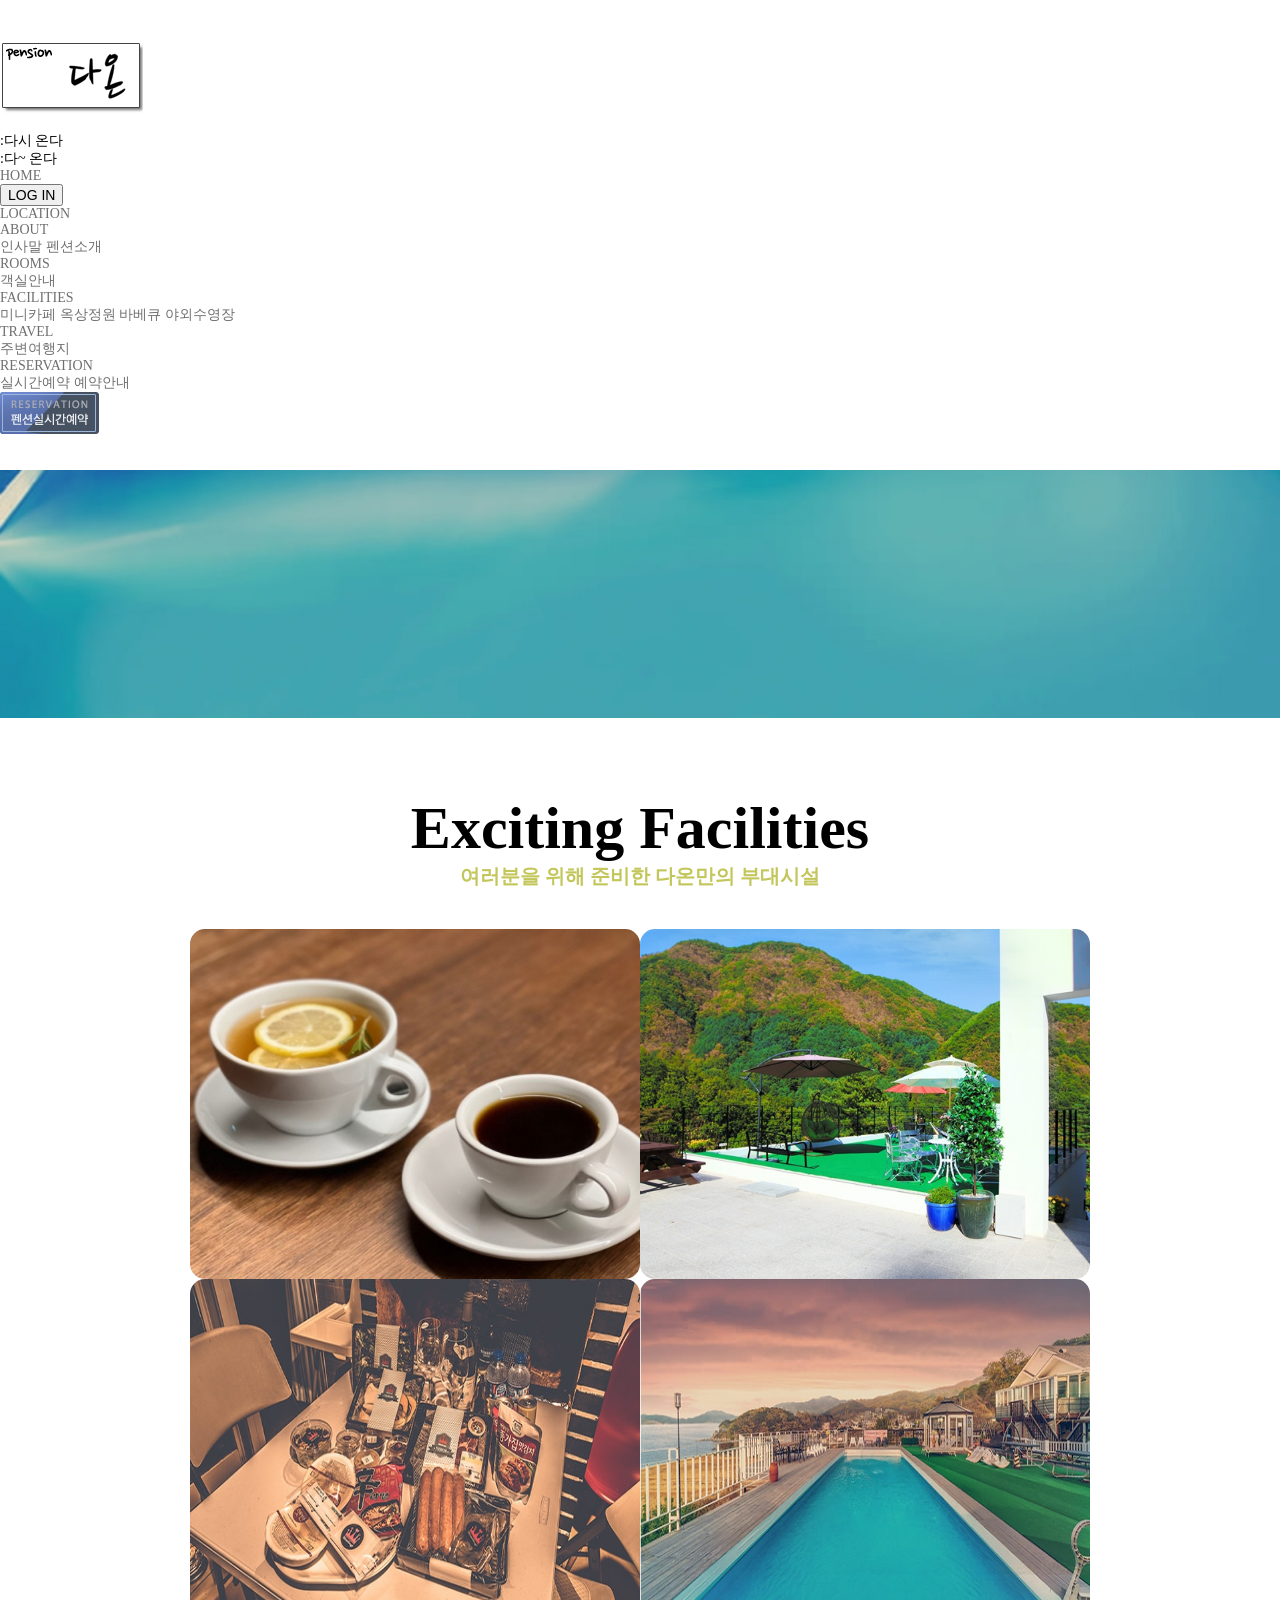
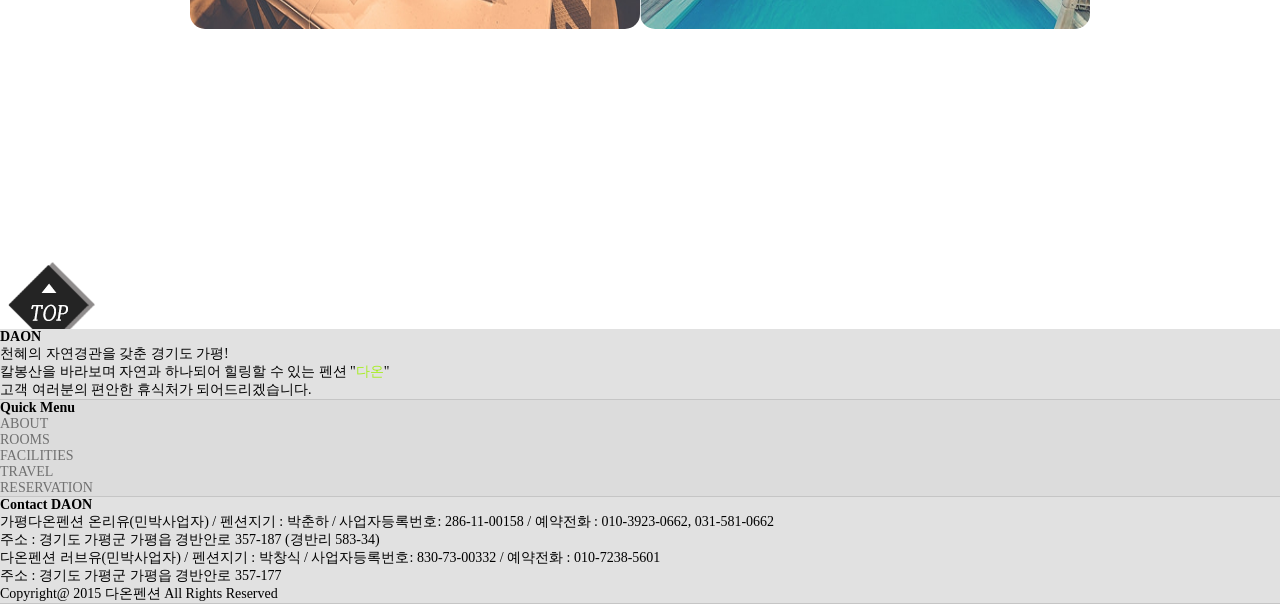
<file: facilities.html>
<!DOCTYPE html>
<html lang="en">
<head>
    <meta charset="UTF-8">
    <meta http-equiv="X-UA-Compatible" content="IE=edge">
    <meta name="viewport" content="width=device-width, initial-scale=1.0">
    <title>Document</title>

    <link href="./css/facilities.css" rel="stylesheet">
    <link rel="icon" type="image/png" href="./img/favicon-32x32.png" sizes="32x32" />
    <link rel="icon" type="image/png" href="./img/favicon-16x16.png" sizes="16x16" />
</head>

<body>

<header>
    <div>
        <h1>
            <a href="./index.html"><img src="./img/logo.png" alt="logo"></a>
        </h1>
        <div class="replay">
            <p>:다시 온다</p>
            <p>:다~ 온다</p>
        </div>
        <div class="top">
            <ul>
                <li><a href="./index.html">HOME</a></li>
                <li><button>LOG IN</button></li>
                <li><a href="#">LOCATION</a></li>
            </ul>
        </div>
        <nav>
            <ul>
                <li>
                    <a href="./index.html">ABOUT</a>
                    <div>
                        <a href="#">인사말</a>
                        <a href="#">펜션소개</a>
                    </div>
                </li>
                <li>
                    <a href="./rooms.html">ROOMS</a>
                    <div>
                        <a href="#">객실안내</a>
                    </div>
                </li>
                <li>
                    <a href="./facilities.html">FACILITIES</a>
                    <div>
                        <a href="#">미니카페</a>
                        <a href="#">옥상정원</a>
                        <a href="#">바베큐</a>
                        <a href="#">야외수영장</a>
                    </div>
                </li>
                <li>
                    <a href="./travel.html">TRAVEL</a>
                    <div>
                        <a href="#">주변여행지</a>
                    </div>
                </li>
                <li>
                    <a href="./reservation.html">RESERVATION</a>
                    <div>
                        <a href="#">실시간예약</a>
                        <a href="#">예약안내</a>
                    </div>
                </li>
                <li>
                    <a href="#"><img src="./img/reser_btn.jpg" alt="실시간예약"></a>
                </li>
            </ul>
        </nav>
        <div class="popup">
            <h2>로그인</h2>
            <button class="exit">X</button>
            <ul>
                <li>
                    <label for="id">아이디</label>
                    <input type="text" name="id" id="id"
                    placeholder="아이디" required>
                </li>
                <li>
                    <label>패스워드</label>
                    <input type="password"
                    placeholder="패스워드" required>
                </li>
            </ul>
        </div>
    </div>
</header>

<script>
    const elPopup = document.querySelector('.popup');
    const elLogin = document.querySelector('.top > ul > li:nth-of-type(2)');
    const elExit = document.querySelector('.exit');

    elLogin.addEventListener('click',function(){elPopup.classList.add('active');});
    elExit.addEventListener('click',function(){elPopup.classList.remove('active');});
</script>
<style>
    .popup{
        width: 400px; height: 400px;
        border: 1px solid #000;
        background: #fff;
        padding: 20px;
        position: absolute;
        left: 35%; top: 150%;
        display: none;
    }
    .popup.active{display: block;}  
</style>

<main>
    <div class="facilities">
            <img src="./img/FACILITY/swimming pool 02.jpg" alt="">
            <h2>FACILITIES</h2>
    </div>

    <div class="style">
        <div>
            <h2>Exciting Facilities</h2>
            <b>여러분을 위해 준비한 다온만의 부대시설</b>
        </div>
    </div>
    
    <div class="coffee">
        <ul>
            <li>
                <img src="./img/FACILITY/coffee 01.jpg" alt="">
                <div>
                    <b>
                        <span style="font-size: 18px; color:rgba(0, 0, 0, 0.6)">FACILITY 01</span><br>
                        <span style="font-size: 30px; color:#453D1F">미니 카페</span>
                    </b>
                    <p>여러분을 위한 작은 카페 미니 다온<br>
                        따뜻한 차와 보드게임을 즐기실 수 있습니다.</p>
                    <span><a href="#">PREVIEW FACILITY</a></span>
                </div>
            </li>
            <li>
                <img src="./img/FACILITY/sky garden.jpg" alt="">
                <div>
                    <b>
                        <span style="font-size: 18px; color:rgba(0, 0, 0, 0.6)">FACILITY 01</span><br>
                        <span style="font-size: 30px; color:#453D1F">미니 카페</span>
                    </b>
                    <p>여러분을 위한 작은 카페 미니 다온<br>
                        따뜻한 차와 보드게임을 즐기실 수 있습니다.</p>
                    <span><a href="#">PREVIEW FACILITY</a></span>
                </div>
            </li>
        </ul>
        <ul>
            <li>
                <img src="./img/FACILITY/barbecue 01.jpg" alt="">
                <div>
                    <b>
                        <span style="font-size: 18px; color:rgba(0, 0, 0, 0.6)">FACILITY 01</span><br>
                        <span style="font-size: 30px; color:#453D1F">미니 카페</span>
                    </b>
                    <p>여러분을 위한 작은 카페 미니 다온<br>
                        따뜻한 차와 보드게임을 즐기실 수 있습니다.</p>
                    <span><a href="#">PREVIEW FACILITY</a></span>
                </div>
            </li>
            <li>
                <img src="./img/FACILITY/swimming pool 01.jpg" alt="">
                <div>
                    <b>
                        <span style="font-size: 18px; color:rgba(0, 0, 0, 0.6)">FACILITY 01</span><br>
                        <span style="font-size: 30px; color:#453D1F">미니 카페</span>
                    </b>
                    <p>여러분을 위한 작은 카페 미니 다온<br>
                        따뜻한 차와 보드게임을 즐기실 수 있습니다.</p>
                    <span><a href="#">PREVIEW FACILITY</a></span>
                </div>
            </li>
        </ul>
    </div>



    </main>

    <footer>
        <a href="./facilities.html"><img src="./img/btn_top.png" alt="top"></a>
        <div class="info">
            <h2>DAON</h2>
            <p> 천혜의 자연경관을 갖춘 경기도 가평!<br>
                칼봉산을 바라보며 자연과 하나되어 힐링할 수 있는 펜션 "<span style="color: #a7ee24">다온</span>"<br>
                고객 여러분의 편안한 휴식처가 되어드리겠습니다.
            </p>
        </div>
        <div class="quick">
            <b>Quick Menu</b>
            <ul>
                <li><a href="#">ABOUT</a></li>
                <li><a href="#">ROOMS</a></li>
                <li><a href="#">FACILITIES</a></li>
                <li><a href="#">TRAVEL</a></li>
                <li><a href="#">RESERVATION</a></li>
            </ul>
        </div>
        <div class="contact">
            <b>Contact DAON</b>
            <p>가평다온펜션 온리유(민박사업자) / 펜션지기 : 박춘하 / 사업자등록번호: 286-11-00158 / 예약전화 : 010-3923-0662, 031-581-0662<br>
                주소 : 경기도 가평군 가평읍 경반안로 357-187 (경반리 583-34)<br>
                다온펜션 러브유(민박사업자) / 펜션지기 : 박창식 / 사업자등록번호: 830-73-00332 / 예약전화 : 010-7238-5601<br>
                주소 : 경기도 가평군 가평읍 경반안로 357-177<br>
                Copyright@ 2015 다온펜션 All Rights Reserved</p>
        </div>
    </footer>
    
    
    
    
    
        </body>
        </html>
</file>
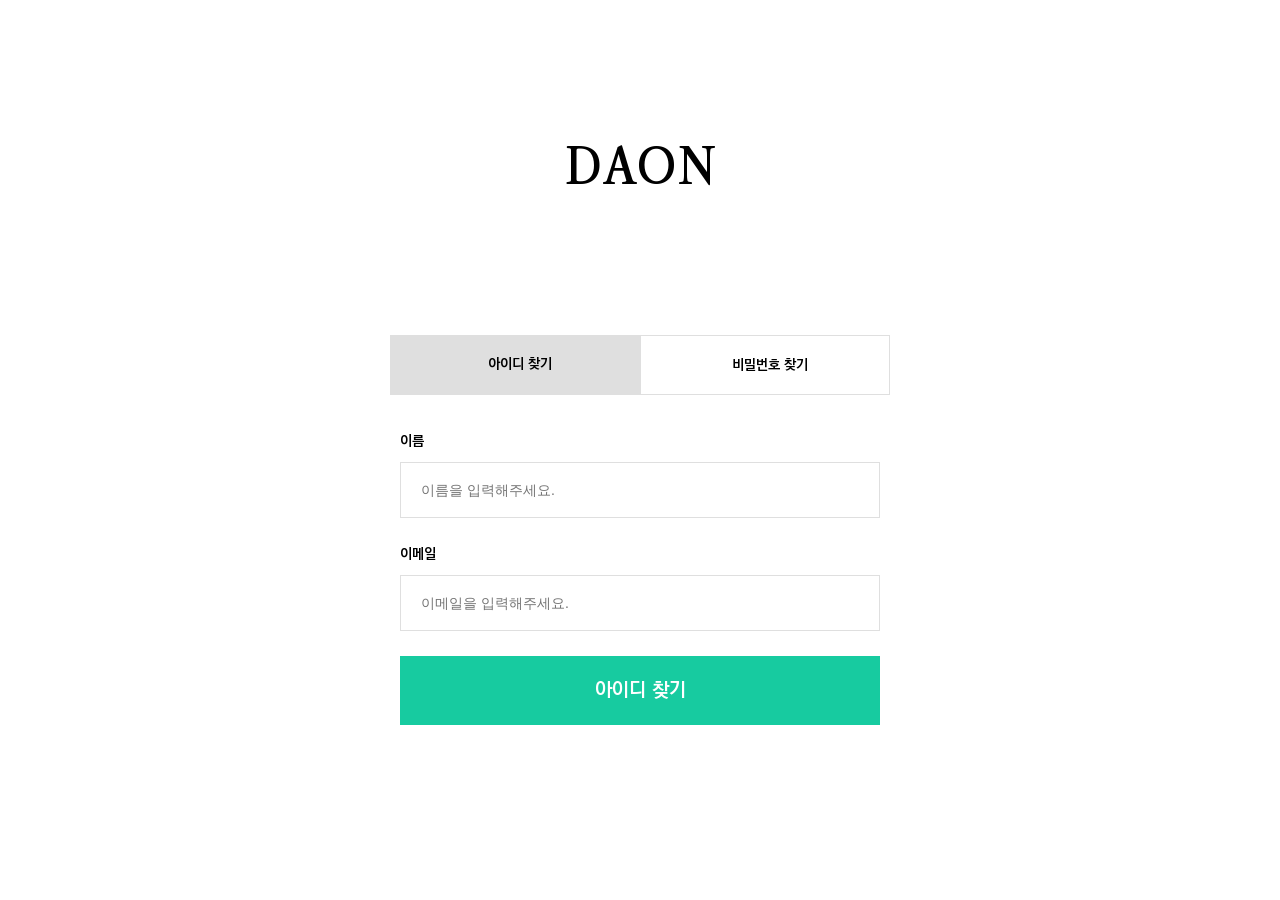
<file: id-pw.html>
<!DOCTYPE html>
<html lang="ko">
<head>
    <meta charset="UTF-8">
    <meta http-equiv="X-UA-Compatible" content="IE=edge">
    <meta name="viewport" content="width=device-width, initial-scale=1.0">
    <title>id-pw</title>
    <link rel="stylesheet" href="css/id-pw.css">
    <link rel="icon" type="image/png" href="images/favicomatic/favicon-32x32.png" sizes="32x32" />
    <link rel="icon" type="image/png" href="images/favicomatic/favicon-16x16.png" sizes="16x16" />
</head>
<body>
    <main>
        <form action="#">
            <div class="margin">
                <h1><a href="index.html">DAON</a></h1>
                <input type="radio" name="find" id="id" checked class="none">
                <input type="radio" name="find" id="pw" class="none">
                <div>
                    <label for="id">아이디 찾기</label>
                    <label for="pw">비밀번호 찾기</label>
                </div>
                <div class="box1">
                    <label for="name">이름</label>
                    <input type="text" placeholder="이름을 입력해주세요." id="name">
                    <label for="email">이메일</label>
                    <input type="text" placeholder="이메일을 입력해주세요." id="email">
                    <input type="button" value="아이디 찾기">
                </div>
                <div class="box2">
                    <label for="id-1">아이디</label>
                    <input type="text" placeholder="아이디를 입력해주세요." id="id-1">
                    <label for="tel">휴대폰인증</label>
                    <input type="text" placeholder=" '-'없이 입력해주세요. " id="tel">
                    <input type="button" value="비밀번호 찾기">
                </div>
            </div>
        </form> 
    </main>

</body>
</html>
</file>
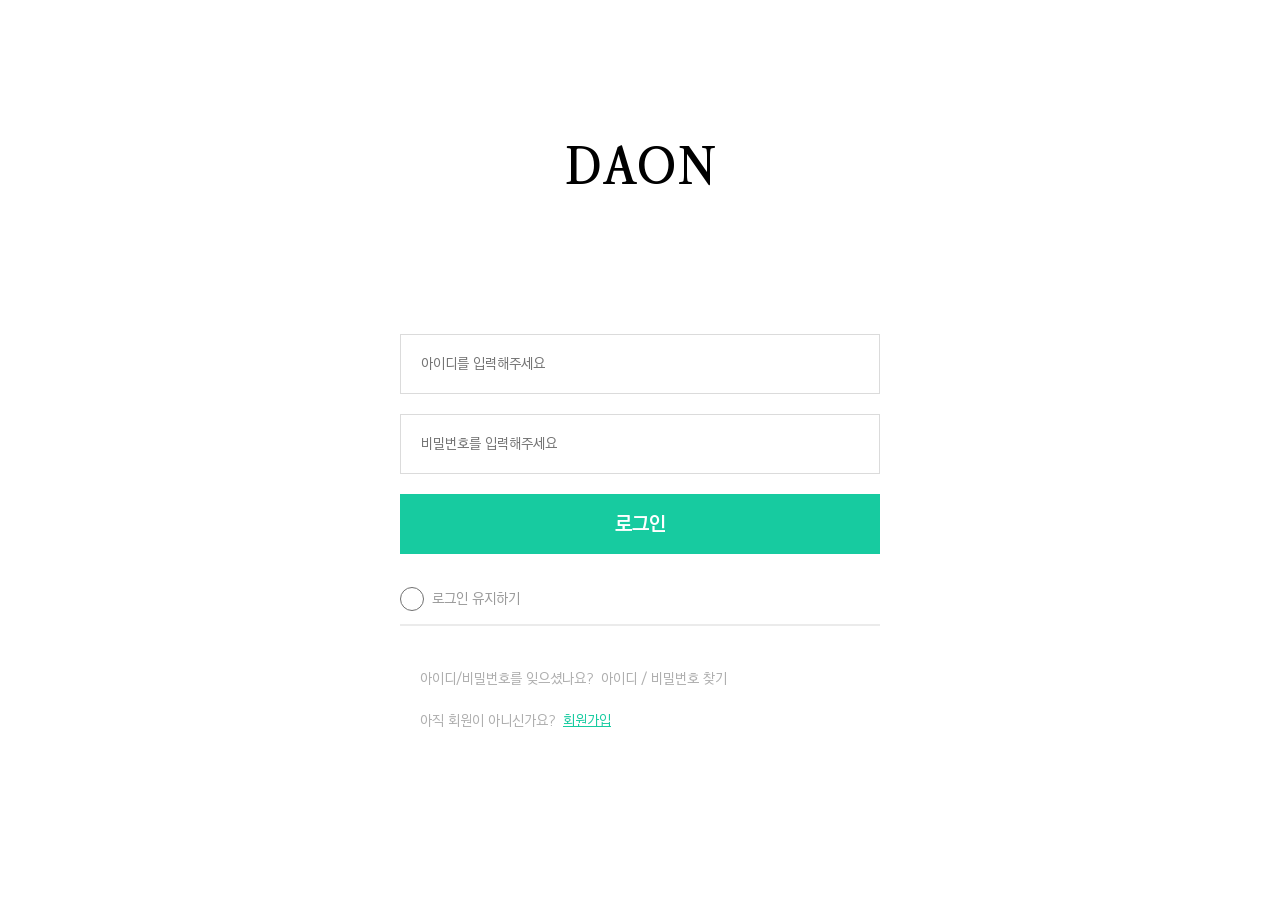
<file: login.html>
<!DOCTYPE html>
<html lang="en">
<head>
    <meta charset="UTF-8">
    <meta http-equiv="X-UA-Compatible" content="IE=edge">
    <meta name="viewport" content="width=device-width, initial-scale=1.0">
    <title>Login</title>
    <link rel="stylesheet" href="css/login.css">
    <link rel="icon" type="image/png" href="images/favicomatic/favicon-32x32.png" sizes="32x32" />
    <link rel="icon" type="image/png" href="images/favicomatic/favicon-16x16.png" sizes="16x16" />

</head>
<body>
    <form action="index.html">
        <h1 class="title"><a href="index.html">DAON</a></h1>
        <table>
                <tr>
                    <td>
                        <input class="box" type="text" placeholder="아이디를 입력해주세요" required>
                        <input class="box" type="password" placeholder="비밀번호를 입력해주세요" required>
                        <input class="btn" type="submit" value="로그인">
                    </td>
                </tr>
                <tr>
                    <td class="radiobox">
                        <input class="login_radio" type="checkbox" id="login">
                        <label class="circle" for="login"></label>
                        <label class="login_radio" for="login">로그인 유지하기</label>
                    </td>
                </tr>
                <tr>
                    <td>
                        <label class="sign">아이디/비밀번호를 잊으셨나요?
                            <a href="id-pw.html" class="search">아이디 / 비밀번호 찾기</a>
                        </label>
                        <label class="sign">아직 회원이 아니신가요? <a href="signup.html" class="sign">회원가입</a></label>
                    </td>
                </tr>  
        </table>
    </form>
</body>
</html>
</file>
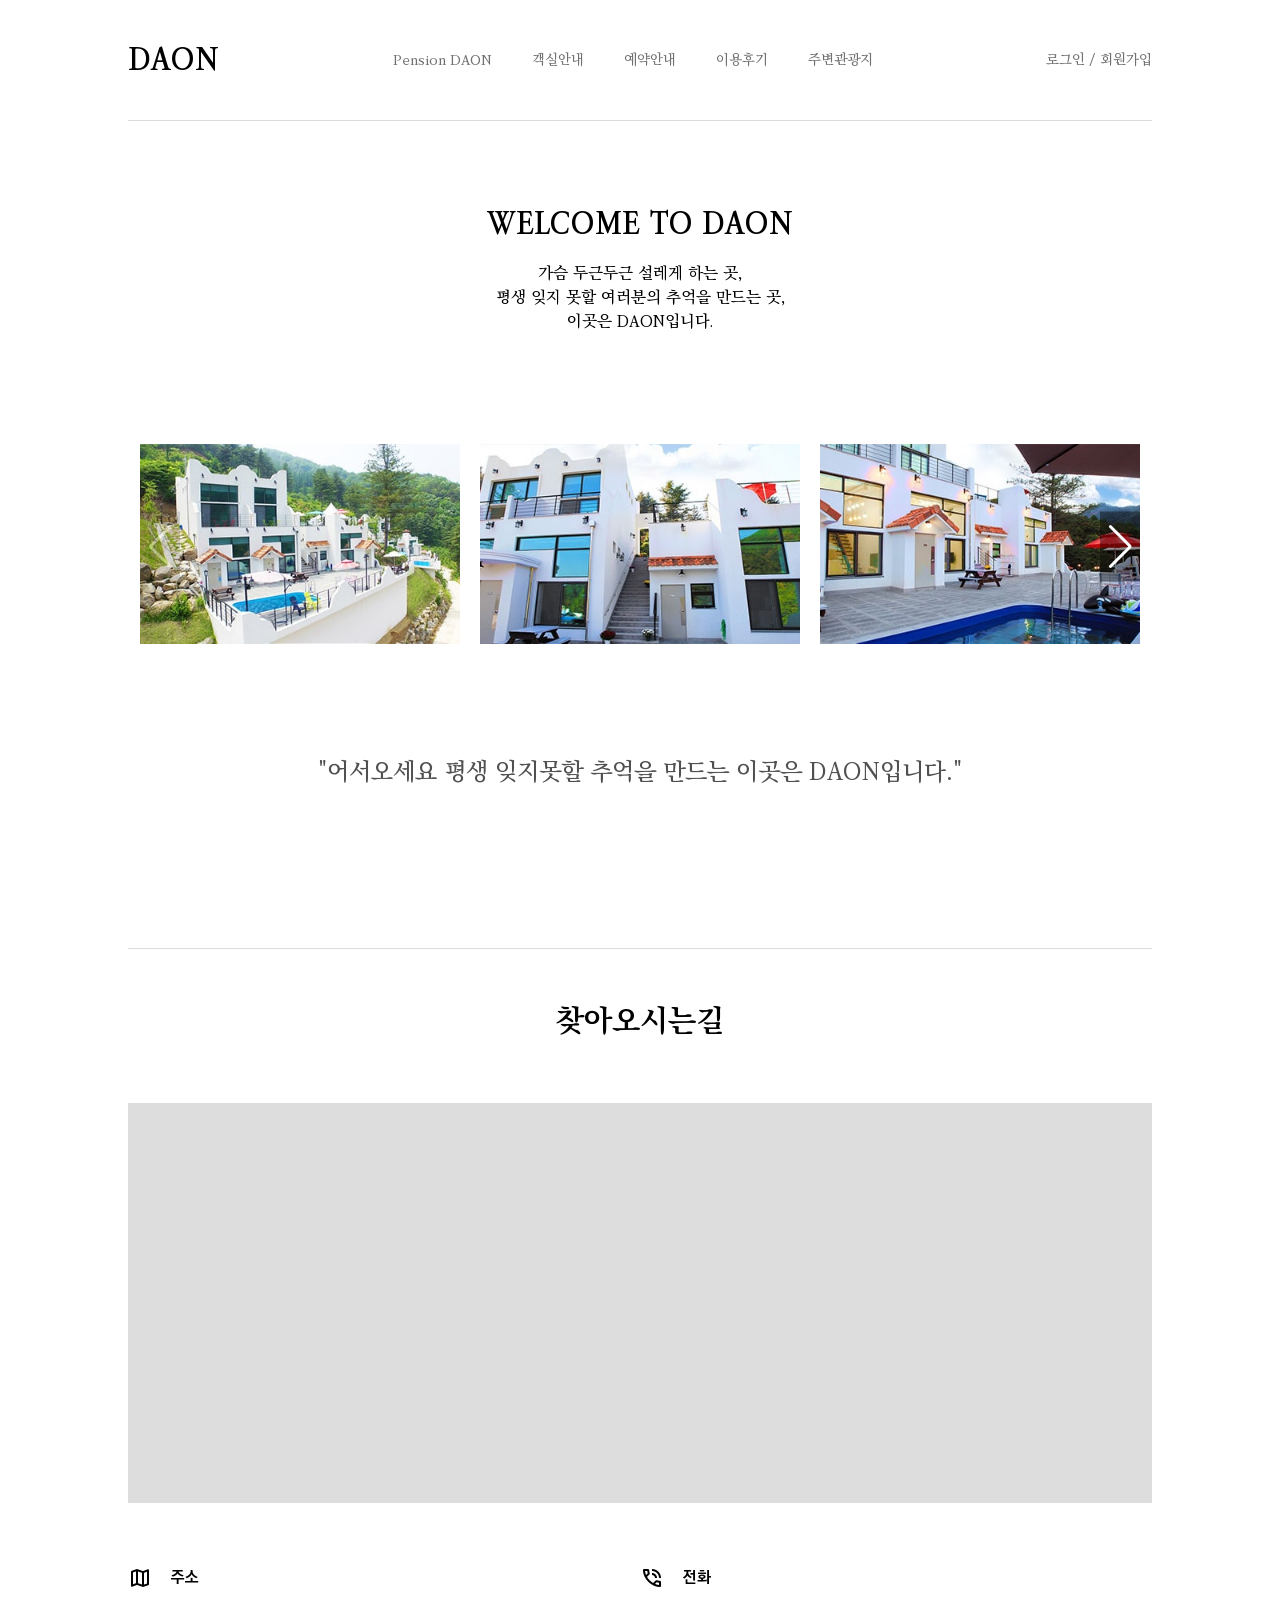
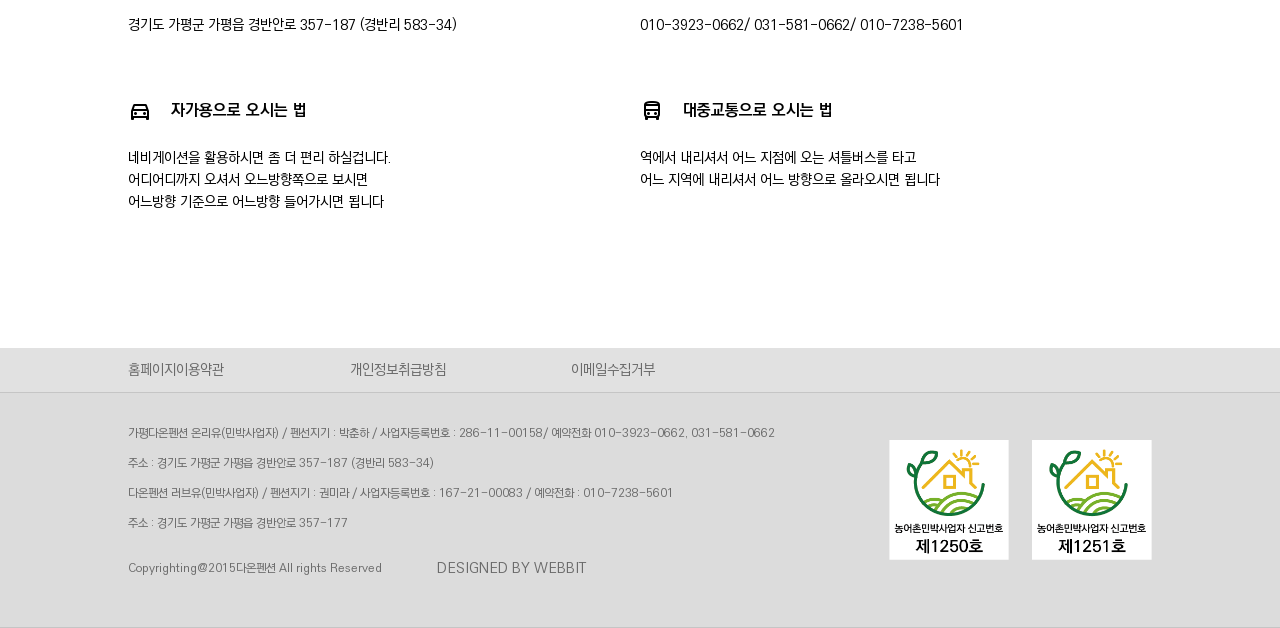
<file: PensionDAON.html>
<!DOCTYPE html>
<html lang="ko">
<head>
    <meta charset="UTF-8">
    <meta http-equiv="X-UA-Compatible" content="IE=edge">
    <meta name="viewport" content="width=device-width, initial-scale=1.0">
    <title>PensionDAON</title>
    <link rel="stylesheet" href="css/PensionDAON.css">
    <link rel="icon" type="image/png" href="images/favicomatic/favicon-32x32.png" sizes="32x32" />
    <link rel="icon" type="image/png" href="images/favicomatic/favicon-16x16.png" sizes="16x16" />
    <script src="https://ajax.googleapis.com/ajax/libs/jquery/3.6.0/jquery.min.js"></script>
    <script src="js/common.js" defer></script>
    <link rel="stylesheet" href="https://unpkg.com/swiper/swiper-bundle.min.css"/>


</head>
<body>
    <header>
    </header>

    
    <main>
        <div class="contain">
            <div class="line"></div>
            <div class="textbox">
                <h2>WELCOME TO DAON</h2>
                <p>가슴 두근두근 설레게 하는 곳, 
                평생 잊지 못할 여러분의 추억을 만드는 곳, 
                이곳은 DAON입니다.
                </p>
            </div>
            <div class="swiper mySwiper">
                <ul class="swiper-wrapper">
                    <li class="swiper-slide">
                        <img src="images/pensionDAON_fix/pr_1.jpg" alt="">
                    </li>
                    <li class="swiper-slide">
                        <img src="images/pensionDAON_fix/pr_2.jpg" alt="">
                    </li>
                    <li class="swiper-slide">
                        <img src="images/pensionDAON_fix/pr_3.jpg" alt="">
                    </li>
                    <li class="swiper-slide">
                        <img src="images/pensionDAON_fix/pr_4.jpg" alt="">
                    </li>
                    <li class="swiper-slide">
                        <img src="images/pensionDAON_fix/pr_5.jpg" alt="">
                    </li>
                </ul>

                <a href="#">
                    <div class="swiper-button-prev">
                    </div>
                </a>
                <a href="#">
                    <div class="swiper-button-next">
                    </div>
                </a>


                <script src="https://unpkg.com/swiper/swiper-bundle.min.js"></script>
                <script src="js/PensionDAON.js"></script>


            </div>



            <div class="textbox2">
                <h3>"어서오세요 평생 잊지못할 추억을 만드는 이곳은 DAON입니다."</h3>
            </div>
            <div class="line2"></div>



            <div class="content">
                <h2 class="margin">찾아오시는길</h2>
                <div class="map">
                    <div class="mapouter">
                        <div class="mapouter">
                            <div class="gmap_canvas">
                                <iframe id="gmap_canvas" src="https://maps.google.com/maps?q=%EA%B2%BD%EA%B8%B0%EB%8F%84%20%EA%B0%80%ED%8F%89%EA%B5%B0%20%EA%B0%80%ED%8F%89%EC%9D%8D%20%EA%B2%BD%EB%B0%98%EC%95%88%EB%A1%9C%20357-187%20(%EA%B2%BD%EB%B0%98%EB%A6%AC%20583-34)&t=&z=17&ie=UTF8&iwloc=&output=embed">
                                </iframe>
                                    <a href="https://2piratebay.org">pirate bay</a>
                                    <a href="https://www.embedgooglemap.net">google maps webpage</a>
                                </div>
                            </div>
                    </div>
                </div>
                <ul>
                    <li>
                        <h4>
                            <span class="material-symbols-outlined">
                                map
                            </span>
                            주소
                        </h4>
                        <p>경기도 가평군 가평읍 경반안로 357-187 (경반리 583-34)</p>
                    </li>
                    <li>
                        <h4>
                            <span class="material-symbols-outlined">
                                phone_in_talk
                            </span>
                            전화
                        </h4>
                        <p>010-3923-0662/ 031-581-0662/ 010-7238-5601</p>
                    </li>
                    <li>
                        <h4>
                            <span class="material-symbols-outlined">
                                directions_car
                            </span>
                            자가용으로 오시는 법
                        </h4>
                        <p>네비게이션을 활용하시면 좀 더 편리 하실겁니다. 
                        어디어디까지 오셔서 오느방향쪽으로 보시면
                        어느방향 기준으로 어느방향 들어가시면 됩니다</p>
                    </li>
                    <li>
                        <h4>
                            <span class="material-symbols-outlined">
                                directions_bus
                            </span>
                            대중교통으로 오시는 법
                        </h4>
                        <p>역에서 내리셔서 어느 지점에 오는 셔틀버스를 타고
                        어느 지역에 내리셔서 어느 방향으로 올라오시면 됩니다</p>
                    </li>
                </ul>
            </div>
        </div>
    </main>

    <footer>
    </footer>


</body>
</html>
</file>
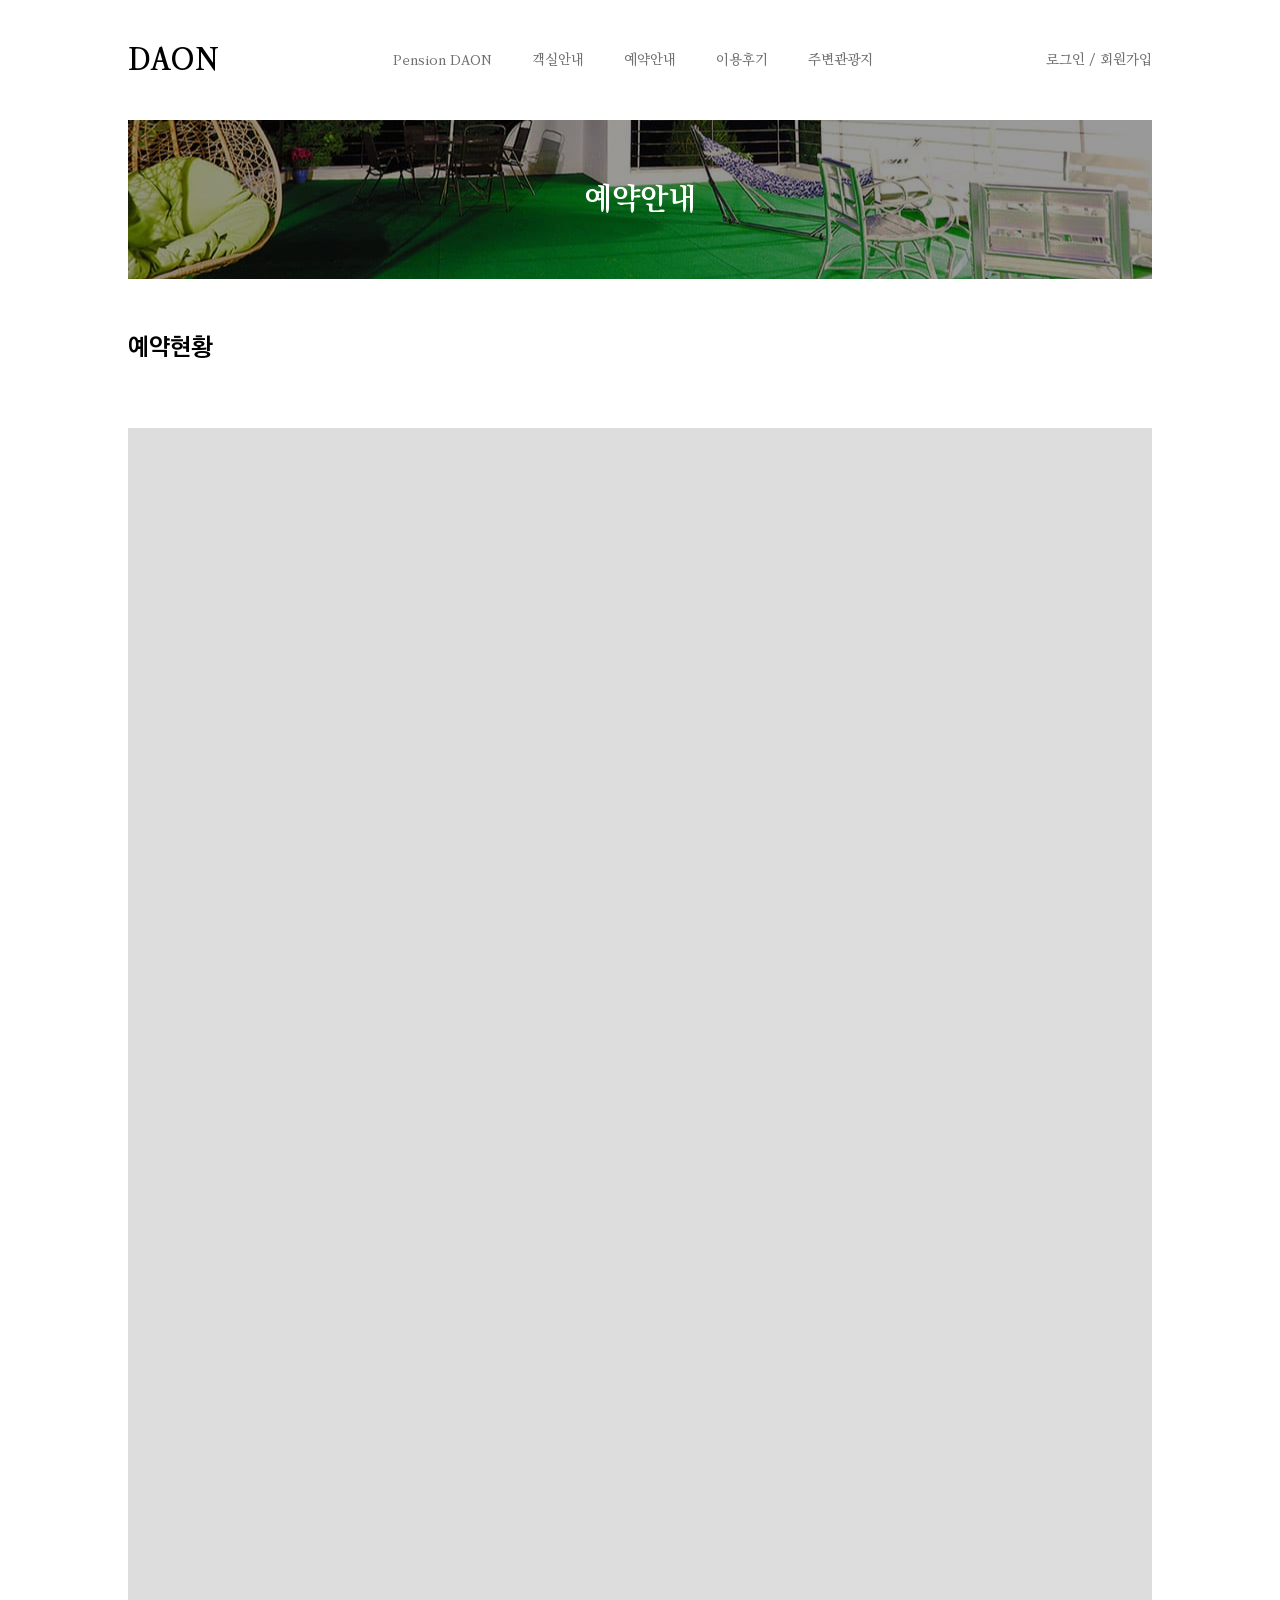
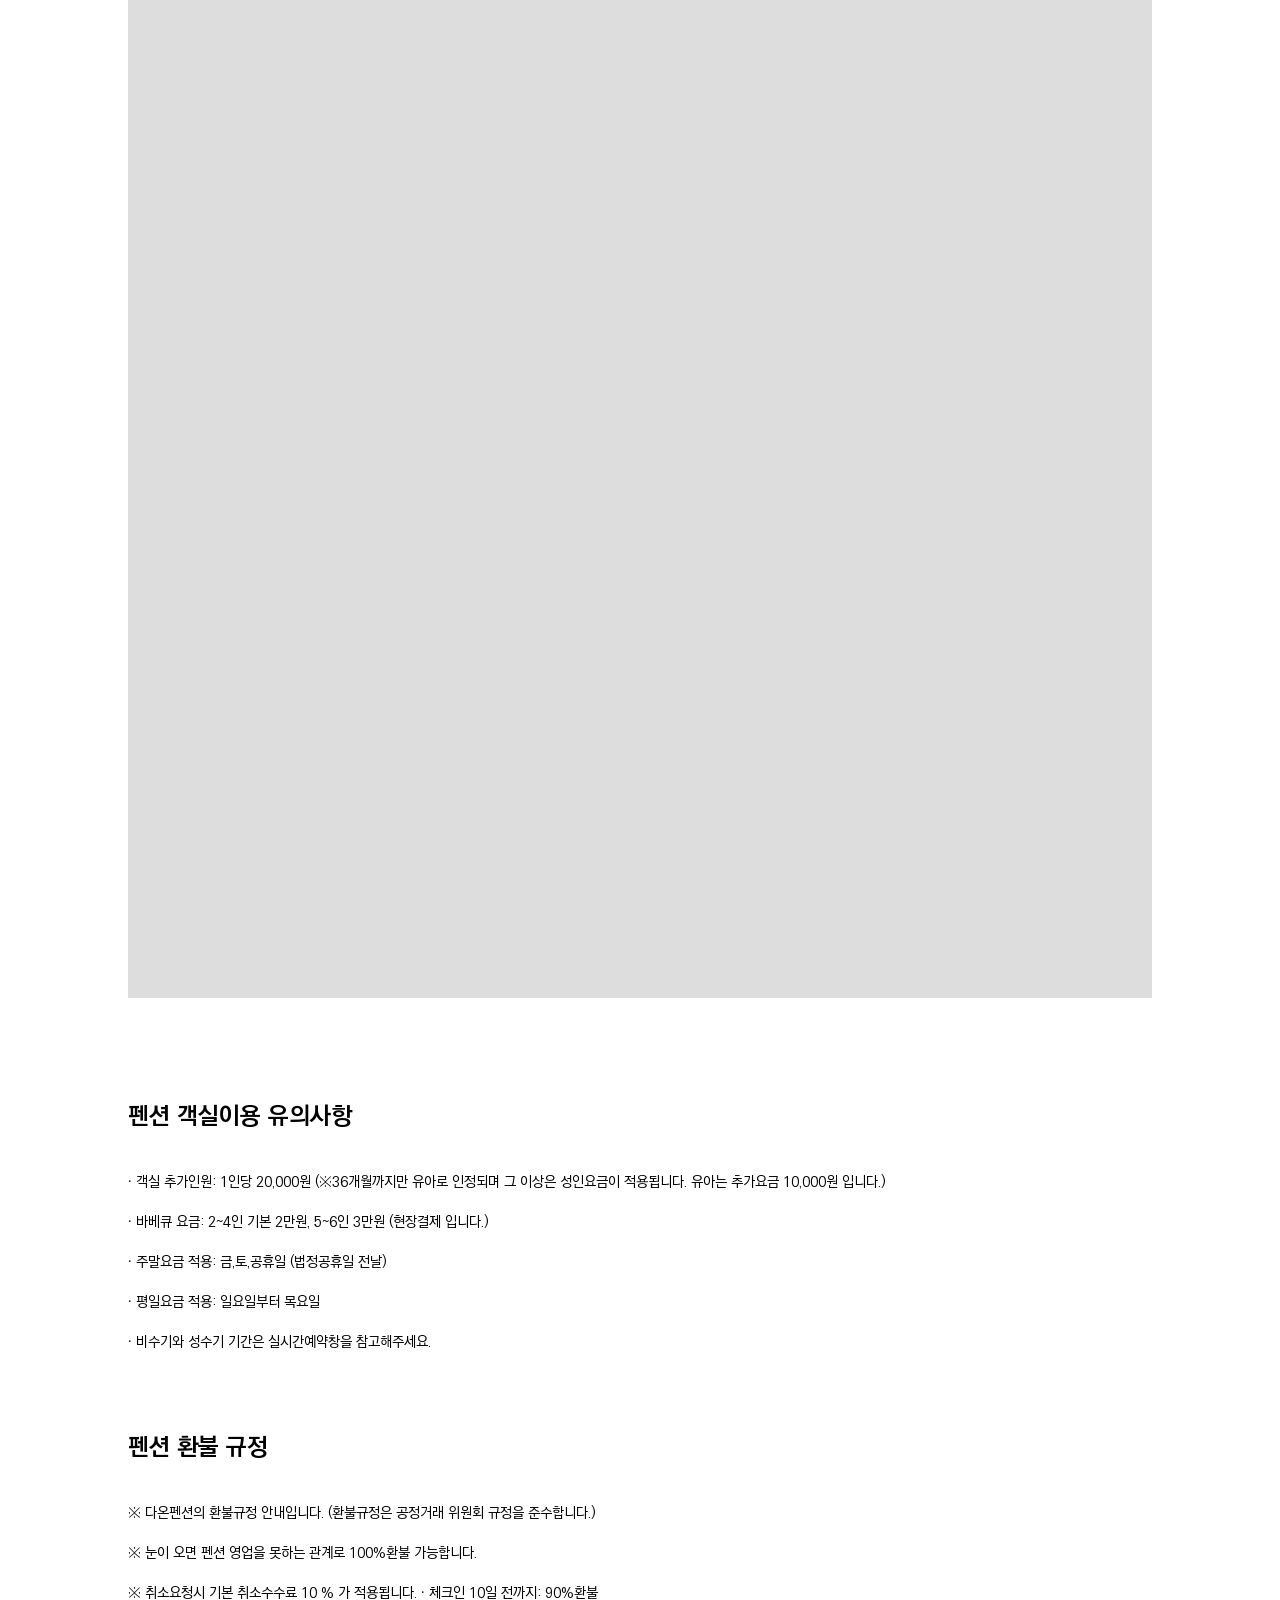
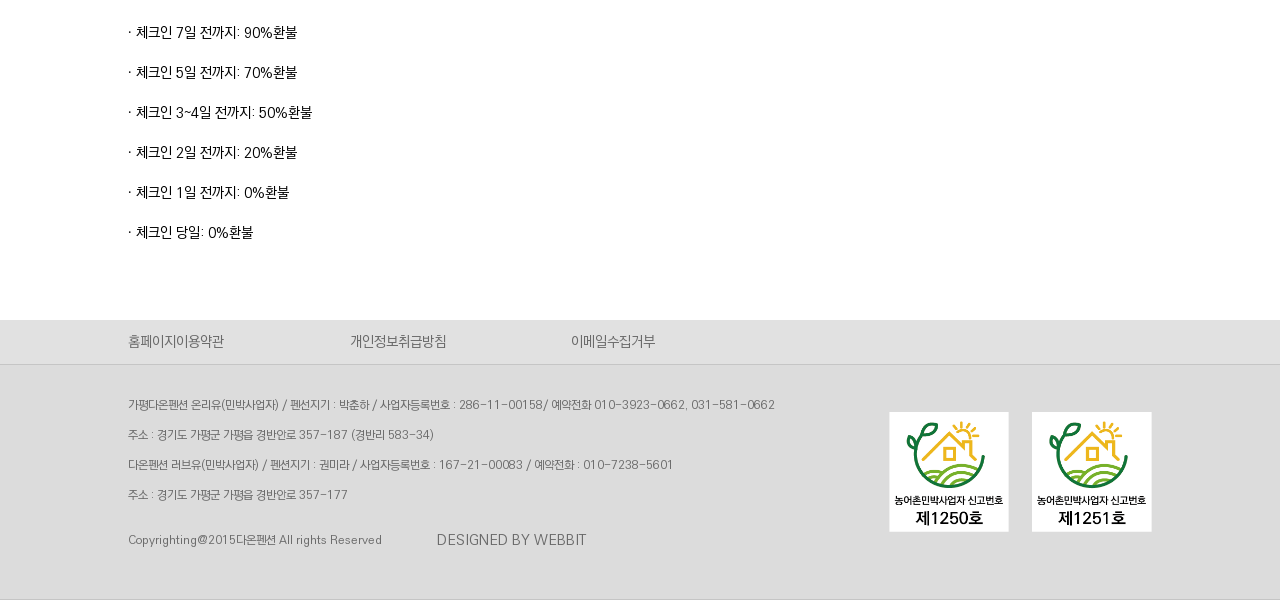
<file: reservation.html>
<!DOCTYPE html>
<html lang="ko">
<head>
    <meta charset="UTF-8">
    <meta http-equiv="X-UA-Compatible" content="IE=edge">
    <meta name="viewport" content="width=device-width, initial-scale=1.0">
    <title>reservation</title>
    <link rel="stylesheet" href="css/reservation.css">
    <link rel="icon" type="image/png" href="images/favicomatic/favicon-32x32.png" sizes="32x32" />
    <link rel="icon" type="image/png" href="images/favicomatic/favicon-16x16.png" sizes="16x16" />
    <script src="https://ajax.googleapis.com/ajax/libs/jquery/3.6.0/jquery.min.js"></script>
    <script src="js/common.js" defer></script>
    
</head>
<body>
    <header>
    </header>

    <main>
        <input type="checkbox" id="check" class="none">
        <div class="rv_banner">
            <p>예약안내</p>
        </div>



       

        <section class=" content-1">
            <h2>예약현황</h2>
      
                <div class="datebox">
                    <div class="date">
                        <iframe src="//www.ddnayo.com/RsvSys/?id_hotel=2252">
                            
                        </iframe>

                    </div>
            

                    <div class="text">
                        <div>
                            <h3>펜션 객실이용 유의사항</h3>
                            <p>∙ 객실 추가인원: 1인당 20,000원 (※36개월까지만 유아로 인정되며 그 이상은 성인요금이 적용됩니다. 유아는 추가요금 10,000원 입니다.)
                                ∙ 바베큐 요금: 2~4인 기본 2만원, 5~6인 3만원 (현장결제 입니다.)
                                ∙ 주말요금 적용: 금,토,공휴일 (법정공휴일 전날)
                                ∙ 평일요금 적용: 일요일부터 목요일
                                ∙ 비수기와 성수기 기간은 실시간예약창을 참고해주세요.</p>
                        </div>

                        <div>
                            <h3>펜션 환불 규정</h3>
                            <p>※ 다온펜션의 환불규정 안내입니다. (환불규정은 공정거래 위원회 규정을 준수합니다.)
                                ※ 눈이 오면 펜션 영업을 못하는 관계로 100%환불 가능합니다.
                                ※ 취소요청시 기본 취소수수료 10 % 가 적용됩니다. ∙ 체크인 10일 전까지: 90%환불
                                ∙ 체크인 7일 전까지: 90%환불 
                                ∙ 체크인 5일 전까지: 70%환불 
                                ∙ 체크인 3~4일 전까지: 50%환불 
                                ∙ 체크인 2일 전까지: 20%환불 
                                ∙ 체크인 1일 전까지: 0%환불 
                                ∙ 체크인 당일: 0%환불</p>
                        </div>
                    </div>

                </div>
 

        </section>

      
    </main>

    <footer>
    </footer>

</body>
</html>
</file>
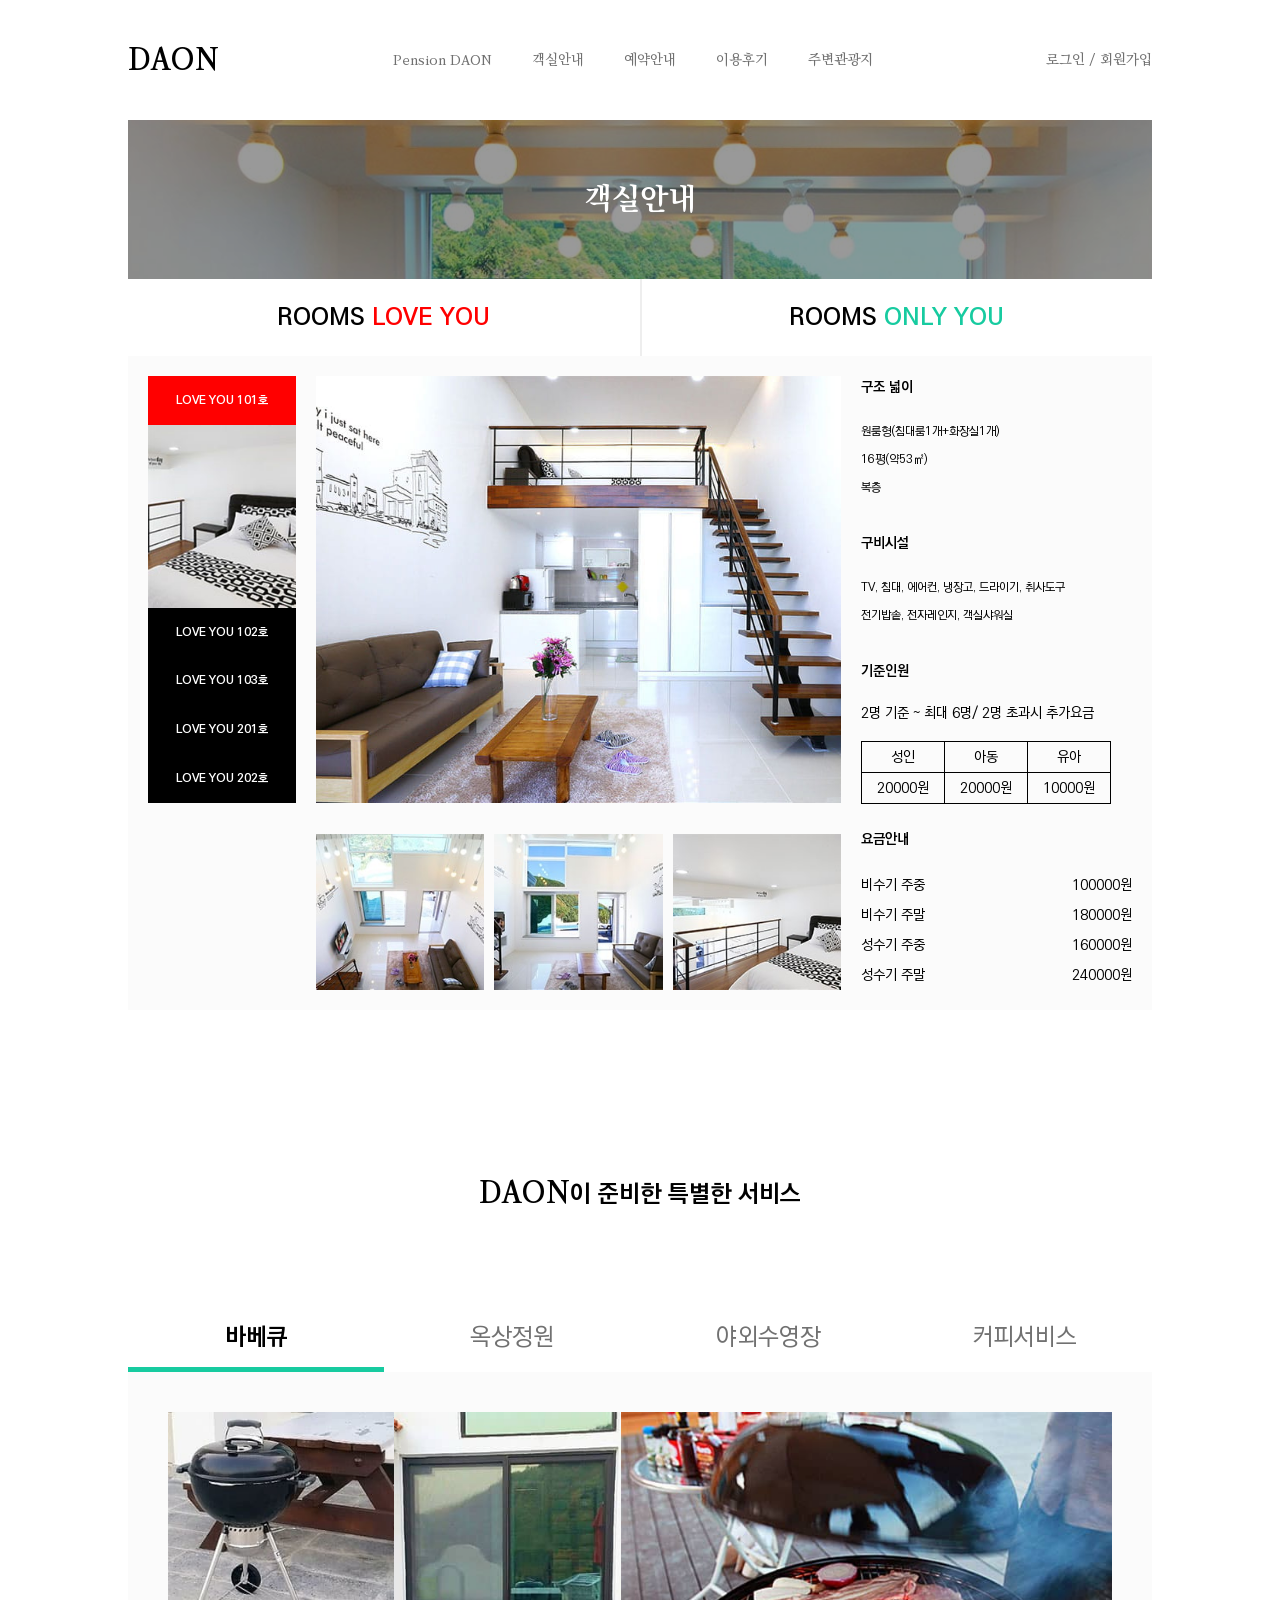
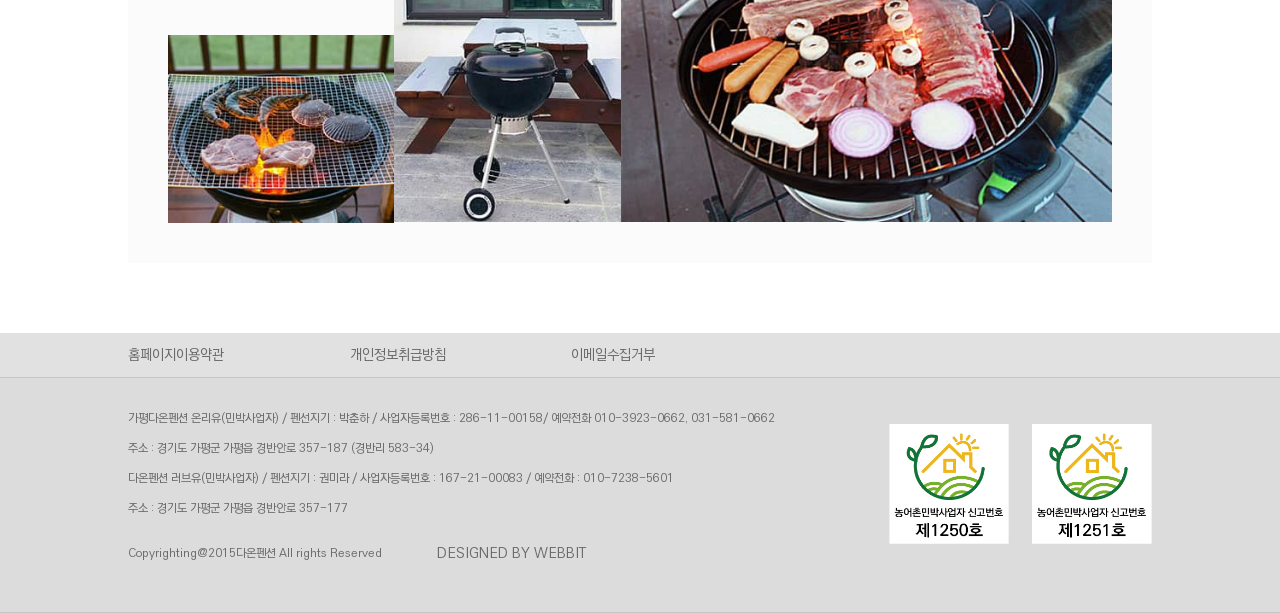
<file: room.html>
<!DOCTYPE html>
<html lang="ko">
<head>
    <meta charset="UTF-8">
    <meta http-equiv="X-UA-Compatible" content="IE=edge">
    <meta name="viewport" content="width=device-width, initial-scale=1.0">
    <title>room</title>
    <link rel="stylesheet" href="css/room.css">
    <link rel="icon" type="image/png" href="images/favicomatic/favicon-32x32.png" sizes="32x32" />
    <link rel="icon" type="image/png" href="images/favicomatic/favicon-16x16.png" sizes="16x16" />
    <script src="https://ajax.googleapis.com/ajax/libs/jquery/3.6.0/jquery.min.js"></script>
    <script src="js/common.js" defer></script>

    
</head>
<body>
    <header>
    </header>
    <main>
        <div class="room_banner">
            <p>객실안내</p>
        </div>
        <div class="secbtn">
                <a href="#"><p>ROOMS <span class="red">LOVE YOU</span></p></a>
                <a href="#"><p>ROOMS <span class="green">ONLY YOU</span></p></a>
        </div>
        <section class="content-1">

            <div class="contentbox1">
                <ul>
                    <li class="select">
                        <div>
                            <p class="red">love you 101호</p>
                            <p><img src="images/room_fix/select/1.jpg" alt=""></p>
                        </div>
                        <div>
                            <P>love you 102호</P>
                            <p><img src="images/room_fix/select/2.jpg" alt=""></p>
                        </div>
                        <div>
                            <P>love you 103호</P>
                            <p><img src="images/room_fix/select/3.jpg" alt=""></p>
                        </div>
                        <div>
                            <P>love you 201호</P>
                            <p><img src="images/room_fix/select/4.jpg" alt=""></p>
                        </div>
                        <div>
                            <P>love you 202호</P>
                            <p><img src="images/room_fix/select/5.jpg" alt=""></p>
                        </div>
                    </li>
                    <li class="preview">
                        <div><img src="images/room_fix/loveyou_101/pr_1.jpg" alt=""></div>
                        <div>
                            <img src="images/room_fix/loveyou_101/small_pr_2.jpg" alt="">
                            <img src="images/room_fix/loveyou_101/small_pr_3.jpg" alt="">
                            <img src="images/room_fix/loveyou_101/small_pr_4.jpg" alt="">
                        </div>
                    </li>
                    <li>

                        <div>
                            <h2>구조 넓이</h2>
                            <p>원룸형(침대룸1개+화장실1개)
                                16평(약53㎡)
                                복층
                            </p>
                        </div>

                        <div>
                            <h2>구비시설</h2>
                            <p>TV, 침대, 에어컨, 냉장고, 드라이기, 취사도구
                            전기밥솥, 전자레인지, 객실샤워실
                            </p>
                        </div>

                        <div>
                            <h2>기준인원</h2>
                            <table class="table">
                                <caption>2명 기준 ~ 최대 6명/ 2명 초과시 추가요금</caption>
                                <thead>
                                    <tr>
                                        <td>성인</td>
                                        <td>아동</td>
                                        <td>유아</td>
                                    </tr>
                                </thead>
                                <tbody>
                                    <tr>
                                        <td>20000원</td>
                                        <td>20000원</td>
                                        <td>10000원</td>
                                    </tr>
                                </tbody>
                            </table>
                        </div>

                        <div>
                            <h2>요금안내</h2>
                            <div>
                                <p>비수기 주중 
                                비수기 주말 
                                성수기 주중 
                                성수기 주말
                                </p>
                                <p>100000원 
                                180000원 
                                160000원 
                                240000원
                                </p>
                            </div>
                        </div>
                        
                    </li>
                </ul>
            </div>
        </section>

        <section class="content-2">
            <div class="contentbox1">
                <ul>
                    <li class="select">
                        <div>
                            <p class="green">only you 101호</p>
                            <p><img src="images/room_fix/select/6.jpg" alt=""></p>
                        </div>
                        <div>
                            <P>only you 102호</P>
                            <p><img src="images/room_fix/select/7.jpg" alt=""></p>
                        </div>
                        <div>
                            <P>only you 103호</P>
                            <p><img src="images/room_fix/select/8.jpg" alt=""></p>
                        </div>
                        <div>
                            <P>only you 201호</P>
                            <p><img src="images/room_fix/select/9.jpg" alt=""></p>
                        </div>
                        <div>
                            <P>only you 202호</P>
                            <p><img src="images/room_fix/select/10.jpg" alt=""></p>
                        </div>
                    </li>
                    <li class="preview">
                        <div><img src="images/room_fix/onlyyou_101/pr_2.jpg" alt=""></div>
                        <div>
                            <img src="images/room_fix/onlyyou_101/small_pr_1.jpg" alt="">
                            <img src="images/room_fix/onlyyou_101/small_pr_2.jpg" alt="">
                            <img src="images/room_fix/onlyyou_101/small_pr_5.jpg" alt="">
                        </div>
                    </li>
                    <li>
                        <div>
                            <h2>구조 넓이</h2>
                            <p>원룸형(침대룸1개+화장실1개)
                                16평(약53㎡)
                                복층
                            </p>
                        </div>
                        <div>
                            <h2>구비시설</h2>
                            <p>TV, 침대, 에어컨, 냉장고, 드라이기, 취사도구
                            전기밥솥, 전자레인지, 객실샤워실
                            </p>
                        </div>
                        <div>
                            <h2>기준인원</h2>
                            <table class="table">
                                <caption>2명 기준 ~ 최대 6명/ 2명 초과시 추가요금</caption>
                                <thead>
                                    <tr>
                                        <td>성인</td>
                                        <td>아동</td>
                                        <td>유아</td>
                                    </tr>
                                </thead>
                                <tbody>
                                    <tr>
                                        <td>20000원</td>
                                        <td>20000원</td>
                                        <td>10000원</td>
                                    </tr>
                                </tbody>
                            </table>
                        </div>
                        <div>
                            <h2>요금안내</h2>
                            <div>
                                <p>비수기 주중 
                                비수기 주말 
                                성수기 주중 
                                성수기 주말
                                </p>
                                <p>100000원 
                                180000원 
                                160000원 
                                240000원
                                </p>
                            </div>
                        </div>
                    </li>
                </ul>
            </div>
        </section>

        <script defer src="./js/room.js"></script>



        <section class="content-3">
            <input type="radio" name="service" id="bbq" checked>
            <input type="radio" name="service" id="top">
            <input type="radio" name="service" id="pool">
            <input type="radio" name="service" id="coffee">
            <h2><span>DAON</span>이 준비한 특별한 서비스</h2>
            <div>
                <label for="bbq">바베큐</label>
                <label for="top">옥상정원</label>
                <label for="pool">야외수영장</label>
                <label for="coffee">커피서비스</label>
            </div>
            <div class="pr">
                <div>
                    <ul>
                        <li>
                            <img src="images/room_fix/Facilties/bbq_2.jpg" alt="">
                            <img src="images/room_fix/Facilties/bbq_3.jpg" alt="">
                        </li>
                        <li>
                            <img src="images/room_fix/Facilties/bbq_4.jpg" alt="">
                        </li>
                        <li class="margin">
                            <img src="images/room_fix/Facilties/bbq_1.jpg" alt="">
                        </li>
                    </ul>
                    <ul>
                        <li>
                            <img src="images/room_fix/Facilties/top_2.jpg" alt="">
                            <img src="images/room_fix/Facilties/top_3.jpg" alt="">
                        </li>
                        <li>
                            <img src="images/room_fix/Facilties/top_4.jpg" alt="">
                        </li>
                        <li class="margin">
                            <img src="images/room_fix/Facilties/top_1.jpg" alt="">
                        </li>
                    </ul>
                    <ul>
                        <li>
                            <img src="images/room_fix/Facilties/pool_2.jpg" alt="">
                            <img src="images/room_fix/Facilties/pool_3.jpg" alt="">
                        </li>
                        <li>
                            <img src="images/room_fix/Facilties/pool_4.jpg" alt="">
                        </li>
                        <li class="margin">
                            <img src="images/room_fix/Facilties/pool_1.jpg" alt="">
                        </li>
                    </ul>
                    <ul>
                        <li>
                            <img src="images/room_fix/Facilties/coffee_4.jpg" alt="">
                            <div>
                                <img src="images/room_fix/Facilties/coffee_2.jpg" alt="">
                                <img src="images/room_fix/Facilties/coffee_3.jpg" alt="">
                            </div>
                        </li>
                        <li class="margin">
                            <img src="images/room_fix/Facilties/coffee_1.jpg" alt="">
                        </li>
                    </ul>
                </div>
            </div>
        </section>
    </main>



    <footer>
    </footer>
</body>
</html>
</file>
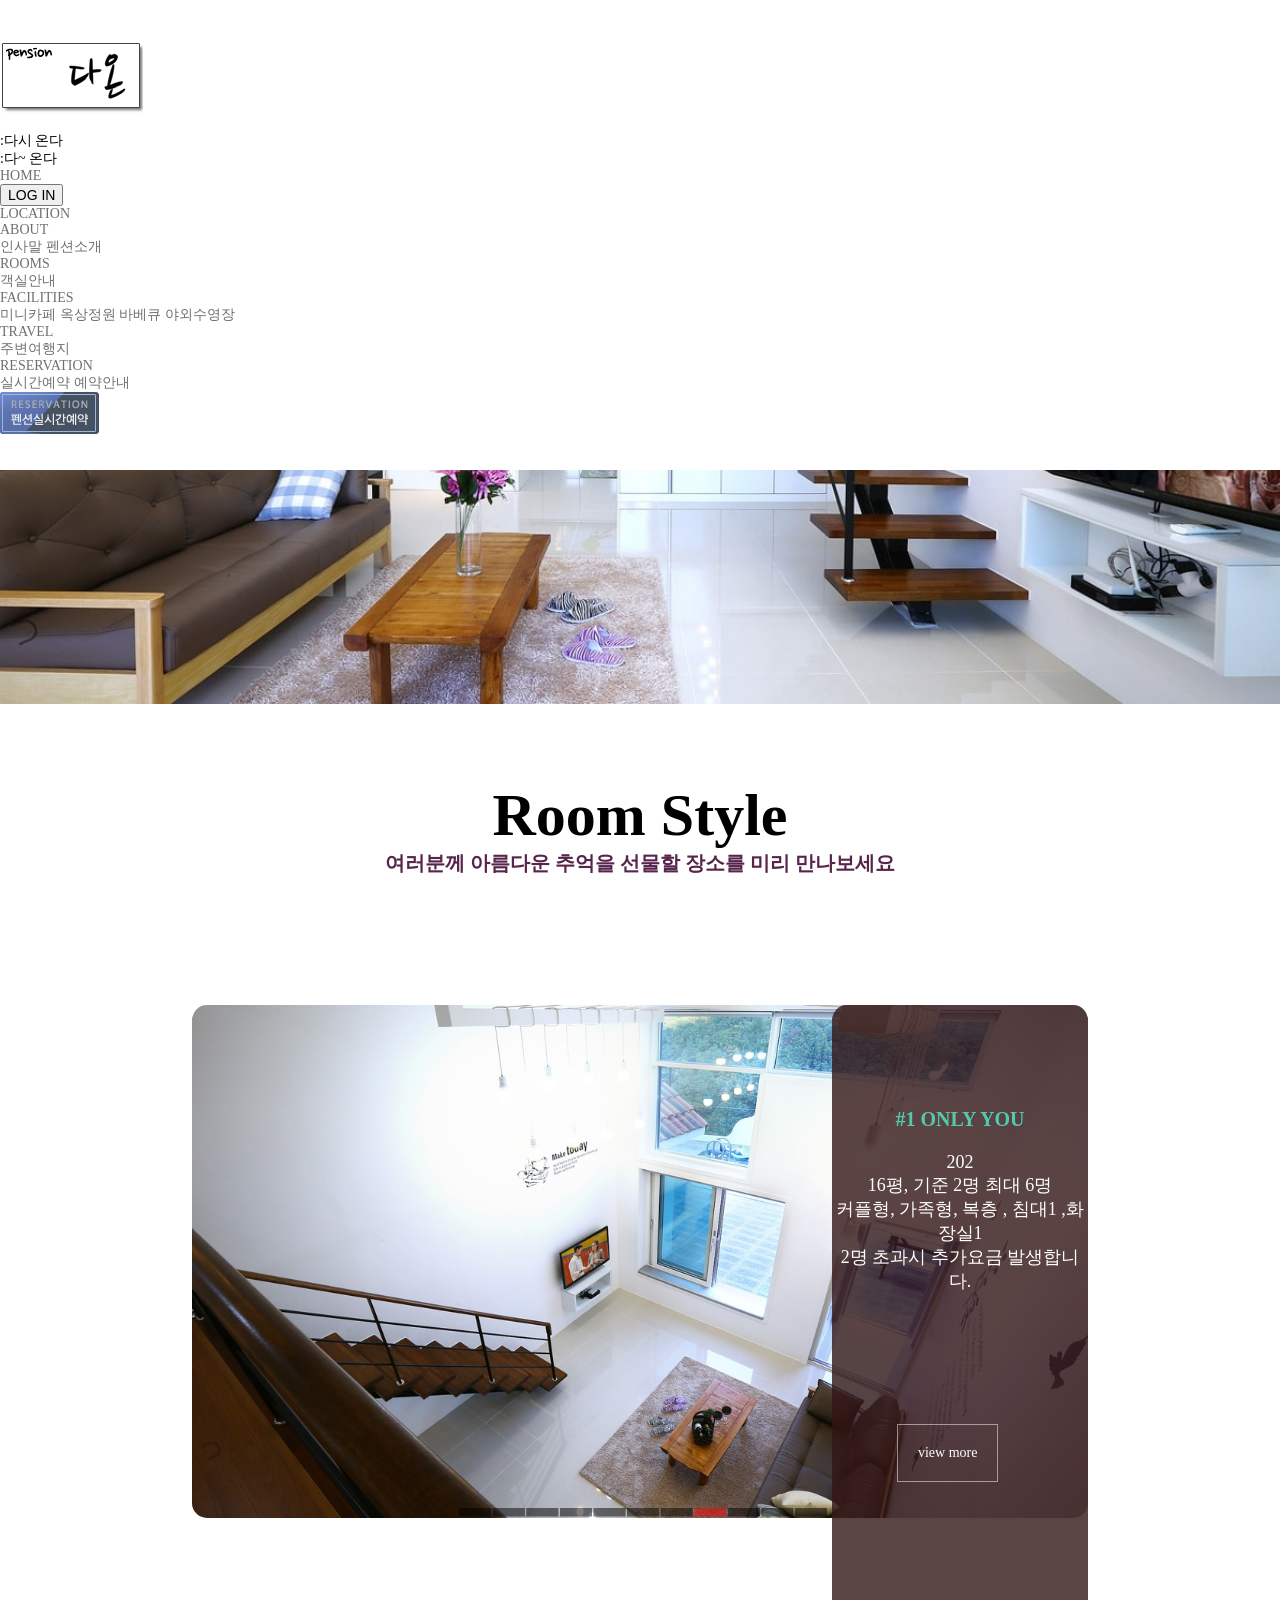
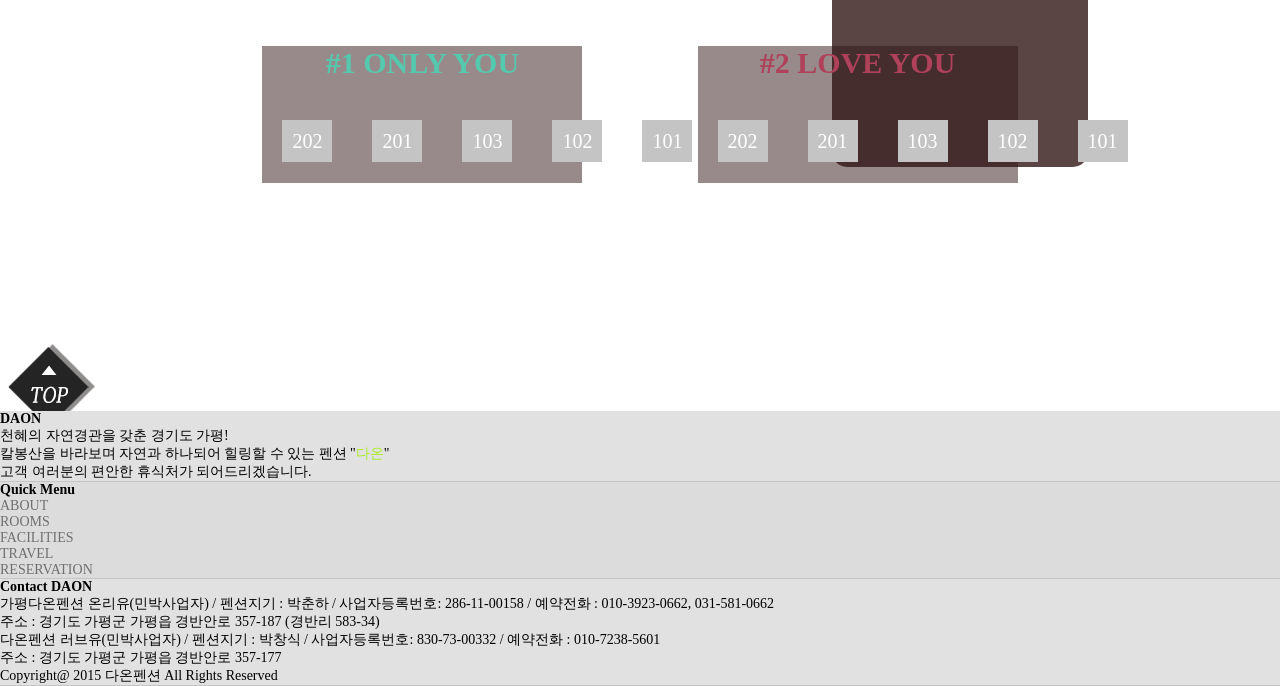
<file: rooms.html>
<!DOCTYPE html>
<html lang="en">
<head>
    <meta charset="UTF-8">
    <meta http-equiv="X-UA-Compatible" content="IE=edge">
    <meta name="viewport" content="width=device-width, initial-scale=1.0">
    <title>Document</title>

    <link href="./css/rooms.css" rel="stylesheet">
    <link rel="icon" type="image/png" href="./img/favicon-32x32.png" sizes="32x32" />
    <link rel="icon" type="image/png" href="./img/favicon-16x16.png" sizes="16x16" />
</head>

<body>

<header>
    <div>
        <h1>
            <a href="./index.html"><img src="./img/logo.png" alt="logo"></a>
        </h1>
        <div class="replay">
            <p>:다시 온다</p>
            <p>:다~ 온다</p>
        </div>
        <div class="top">
            <ul>
                <li><a href="./index.html">HOME</a></li>
                <li><button>LOG IN</button></li>
                <li><a href="#">LOCATION</a></li>
            </ul>
        </div>
        <nav>
            <ul>
                <li>
                    <a href="./index.html">ABOUT</a>
                    <div>
                        <a href="#">인사말</a>
                        <a href="#">펜션소개</a>
                    </div>
                </li>
                <li>
                    <a href="./rooms.html">ROOMS</a>
                    <div>
                        <a href="#">객실안내</a>
                    </div>
                </li>
                <li>
                    <a href="./facilities.html">FACILITIES</a>
                    <div>
                        <a href="#">미니카페</a>
                        <a href="#">옥상정원</a>
                        <a href="#">바베큐</a>
                        <a href="#">야외수영장</a>
                    </div>
                </li>
                <li>
                    <a href="./travel.html">TRAVEL</a>
                    <div>
                        <a href="#">주변여행지</a>
                    </div>
                </li>
                <li>
                    <a href="./reservation.html">RESERVATION</a>
                    <div>
                        <a href="#">실시간예약</a>
                        <a href="#">예약안내</a>
                    </div>
                </li>
                <li>
                    <a href="#"><img src="./img/reser_btn.jpg" alt="실시간예약"></a>
                </li>
            </ul>
        </nav>
        <div class="popup">
            <h2>로그인</h2>
            <button class="exit">X</button>
            <ul>
                <li>
                    <label for="id">아이디</label>
                    <input type="text" name="id" id="id"
                    placeholder="아이디" required>
                </li>
                <li>
                    <label>패스워드</label>
                    <input type="password"
                    placeholder="패스워드" required>
                </li>
            </ul>
        </div>
    </div>
</header>

<script>
    const elPopup = document.querySelector('.popup');
    const elLogin = document.querySelector('.top > ul > li:nth-of-type(2)');
    const elExit = document.querySelector('.exit');

    elLogin.addEventListener('click',function(){elPopup.classList.add('active');});
    elExit.addEventListener('click',function(){elPopup.classList.remove('active');});
</script>
<style>
    .popup{
        width: 400px; height: 400px;
        border: 1px solid #000;
        background: #fff;
        padding: 20px;
        position: absolute;
        left: 35%; top: 150%;
        display: none;
    }
    .popup.active{display: block;}  
</style>

<main>

    <div class="rooms">
            <img src="./img/ROOMS/loveyou/loveyou101-01-min.jpg" alt="">
            <h2>ROOMS</h2>
    </div>

    <div class="style">
        <div>
            <h2>Room Style</h2>
            <b>여러분께 아름다운 추억을 선물할 장소를 미리 만나보세요</b>
        </div>

    <div class="view">
        <img src="./img/ROOMS/onlyyou/onlyyou101-01.jpg">
        <div>
            <p><span style="color: #55C9AD">#1 ONLY YOU</span><br><br>
            202<br>
            16평, 기준 2명 최대 6명<br>
            커플형, 가족형, 복층 , 침대1 ,화장실1<br>
            2명 초과시 추가요금 발생합니다.
            </p>
            <a href="#">view more</a>
        </div>
    </div>

    <div class="select">
        <div class="number">
            <b><span style="color: #55C9AD">#1 ONLY YOU</span></b>
            <ul>
                <li>
                    <a href="#">202</a>
                </li>
                <li>
                    <a href="#">201</a>
                </li>
                <li>
                    <a href="#">103</a>
                </li>
                <li>
                    <a href="#">102</a>
                </li>
                <li>
                    <a href="#">101</a>
                </li>
            </ul>
        </div>

        <div class="number">
            <b><span style="color: #AF415B">#2 LOVE YOU</span></b>
            <ul>
                <li>
                <a href="#">202</a>
                </li>
                <li>
                    <a href="#">201</a>
                </li>
                <li>
                    <a href="#">103</a>
                </li>
                <li>
                    <a href="#">102</a>
                </li>
                <li>
                    <a href="#">101</a>
                </li>
            </ul>
        </div>
    </div>

</main>

<footer>
    <a href="./rooms.html"><img src="./img/btn_top.png" alt="top"></a>
    <div class="info">
        <h2>DAON</h2>
        <p> 천혜의 자연경관을 갖춘 경기도 가평!<br>
            칼봉산을 바라보며 자연과 하나되어 힐링할 수 있는 펜션 "<span style="color: #a7ee24">다온</span>"<br>
            고객 여러분의 편안한 휴식처가 되어드리겠습니다.
        </p>
    </div>
    <div class="quick">
        <b>Quick Menu</b>
        <ul>
            <li><a href="#">ABOUT</a></li>
            <li><a href="#">ROOMS</a></li>
            <li><a href="#">FACILITIES</a></li>
            <li><a href="#">TRAVEL</a></li>
            <li><a href="#">RESERVATION</a></li>
        </ul>
    </div>
    <div class="contact">
        <b>Contact DAON</b>
        <p>가평다온펜션 온리유(민박사업자) / 펜션지기 : 박춘하 / 사업자등록번호: 286-11-00158 / 예약전화 : 010-3923-0662, 031-581-0662<br>
            주소 : 경기도 가평군 가평읍 경반안로 357-187 (경반리 583-34)<br>
            다온펜션 러브유(민박사업자) / 펜션지기 : 박창식 / 사업자등록번호: 830-73-00332 / 예약전화 : 010-7238-5601<br>
            주소 : 경기도 가평군 가평읍 경반안로 357-177<br>
            Copyright@ 2015 다온펜션 All Rights Reserved</p>
    </div>
</footer>





    </body>
    </html>
</file>
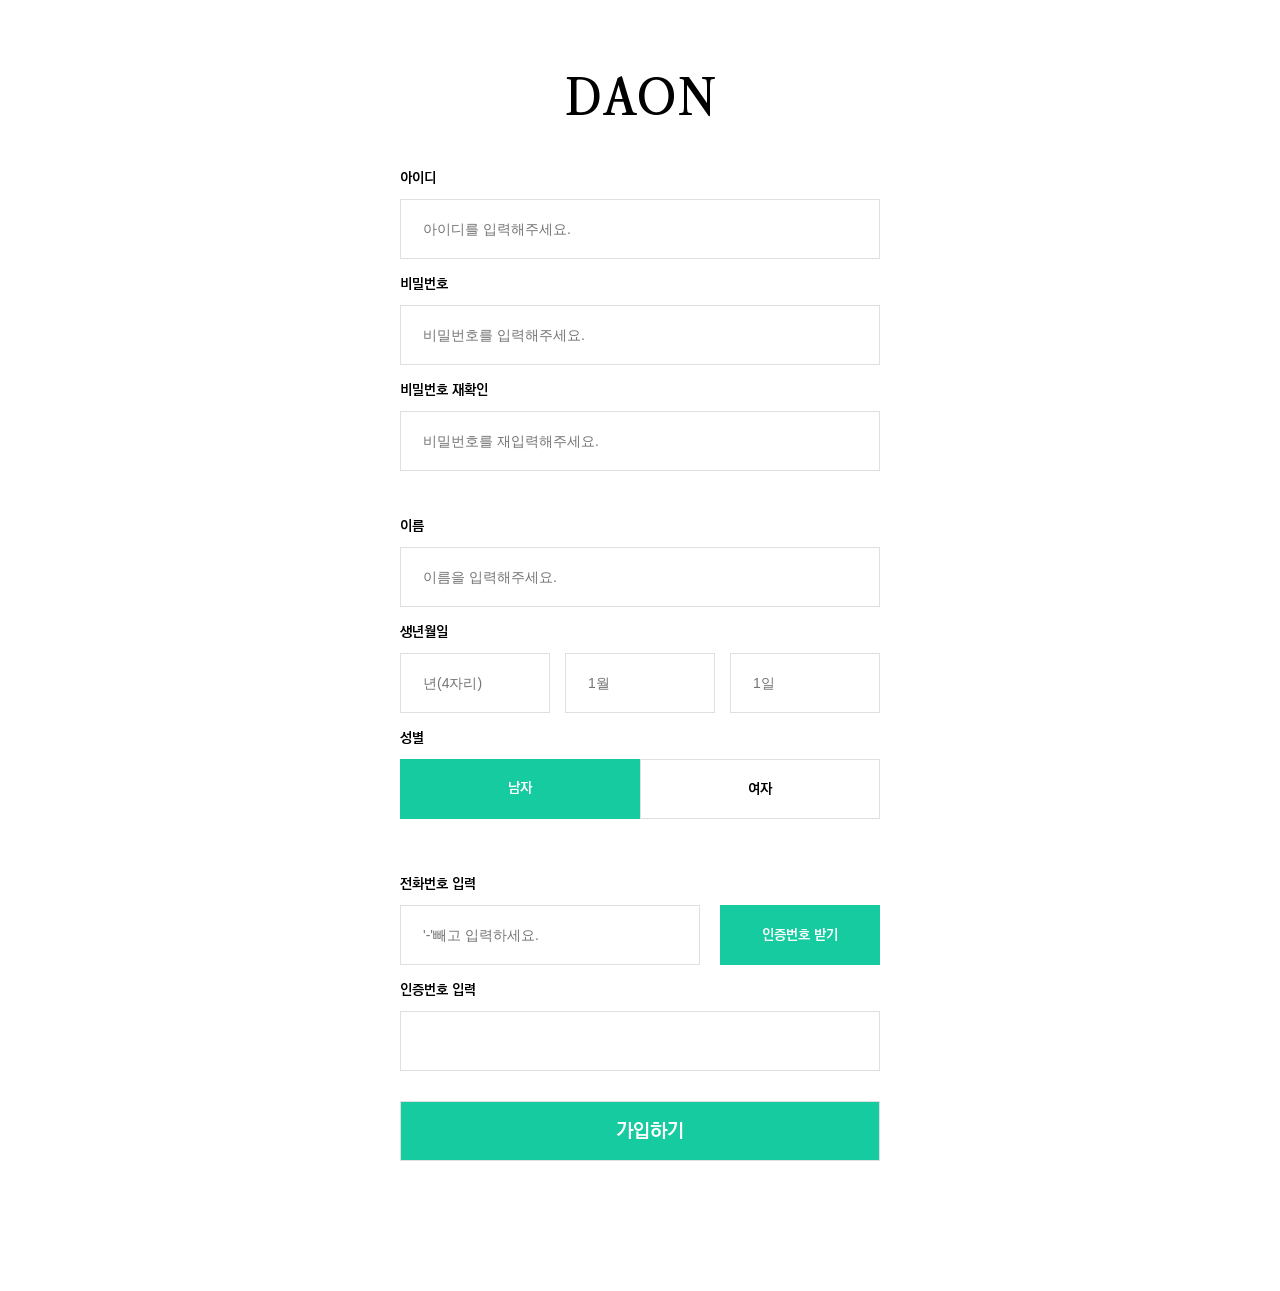
<file: signup.html>
<!DOCTYPE html>
<html lang="ko">
<head>
    <meta charset="UTF-8">
    <meta http-equiv="X-UA-Compatible" content="IE=edge">
    <meta name="viewport" content="width=device-width, initial-scale=1.0">
    <title>signup</title>
    <link rel="stylesheet" href="css/signup.css">
    <link rel="icon" type="image/png" href="images/favicomatic/favicon-32x32.png" sizes="32x32" />
    <link rel="icon" type="image/png" href="images/favicomatic/favicon-16x16.png" sizes="16x16" />

</head>
<body>
    <main>
        <form action="#">
            <h1 class="title"><a href="index.html">DAON</a></h1>
            <table>
                <tr>
                    <td>
                        <label for="id">아이디</label>
                        <input type="text" placeholder="아이디를 입력해주세요." id="id" required>
                        <label for="pw">비밀번호</label>
                        <input type="password" placeholder="비밀번호를 입력해주세요." id="pw" required>
                        <label for="repw">비밀번호 재확인</label>
                        <input type="password" placeholder="비밀번호를 재입력해주세요." id="repw" required>
                    </td>
                </tr>
                <tr>
                    <td>
                        <input type="radio"  id="man" name="gender" checked class="none">
                        <input type="radio"  id="woman" name="gender" class="none">
                        <label for="name">이름</label>
                        <input type="text" placeholder="이름을 입력해주세요." id="name" required>
                        <div class="date">
                            <label for="date">생년월일</label>
                            <div>
                                <input type="text" placeholder="년(4자리)" id="date">
                                <input list="month" placeholder="1월" >
                                <datalist id="month">
                                    <option>1월</option>
                                    <option>2월</option>
                                    <option>3월</option>
                                    <option>4월</option>
                                    <option>5월</option>
                                    <option>6월</option>
                                    <option>7월</option>
                                    <option>8월</option>
                                    <option>9월</option>
                                    <option>10월</option>
                                    <option>11월</option>
                                    <option>12월</option>
                                </datalist>
                                <input list="day" placeholder="1일">
                                <datalist id="day" >
                                    <option>1일</option>
                                    <option>2일</option>
                                    <option>3일</option>
                                    <option>4일</option>
                                    <option>5일</option>
                                    <option>6일</option>
                                    <option>7일</option>
                                    <option>8일</option>
                                    <option>9일</option>
                                    <option>10일</option>
                                    <option>11일</option>
                                    <option>12일</option>
                                    <option>13일</option>
                                    <option>14일</option>
                                    <option>15일</option>
                                    <option>16일</option>
                                    <option>17일</option>
                                    <option>18일</option>
                                    <option>19일</option>
                                    <option>20일</option>
                                    <option>21일</option>
                                    <option>22일</option>
                                    <option>23일</option>
                                    <option>24일</option>
                                    <option>25일</option>
                                    <option>26일</option>
                                    <option>27일</option>
                                    <option>28일</option>
                                    <option>29일</option>
                                    <option>30일</option>
                                    <option>31일</option>
                                </datalist>
                            </div>
                        </div>
                        <div class="gender">
                            <label>성별</label>
                            <div>
                                <label for="man" class="btn">남자</label>
                                <label for="woman" class="btn">여자</label>
                            </div>
                        </div>
                    </td>
                </tr>
                <tr>
                    <td class="tel">
                        <label for="tel">전화번호 입력</label>
                        <div>
                            <input type="tel" placeholder="'-'빼고 입력하세요." id="tel" required>
                            <input type="button" value="인증번호 받기">
                        </div>
                        <label for="number">인증번호 입력</label>
                        <input type="text" id="number" required>
                    </td>
                </tr>
                <tr>
                    <td>
                        <input type="submit" value="가입하기" class="signup">
                    </td>
                </tr>
            </table>
            
        </form>

    </main>
</body>
</html>
</file>
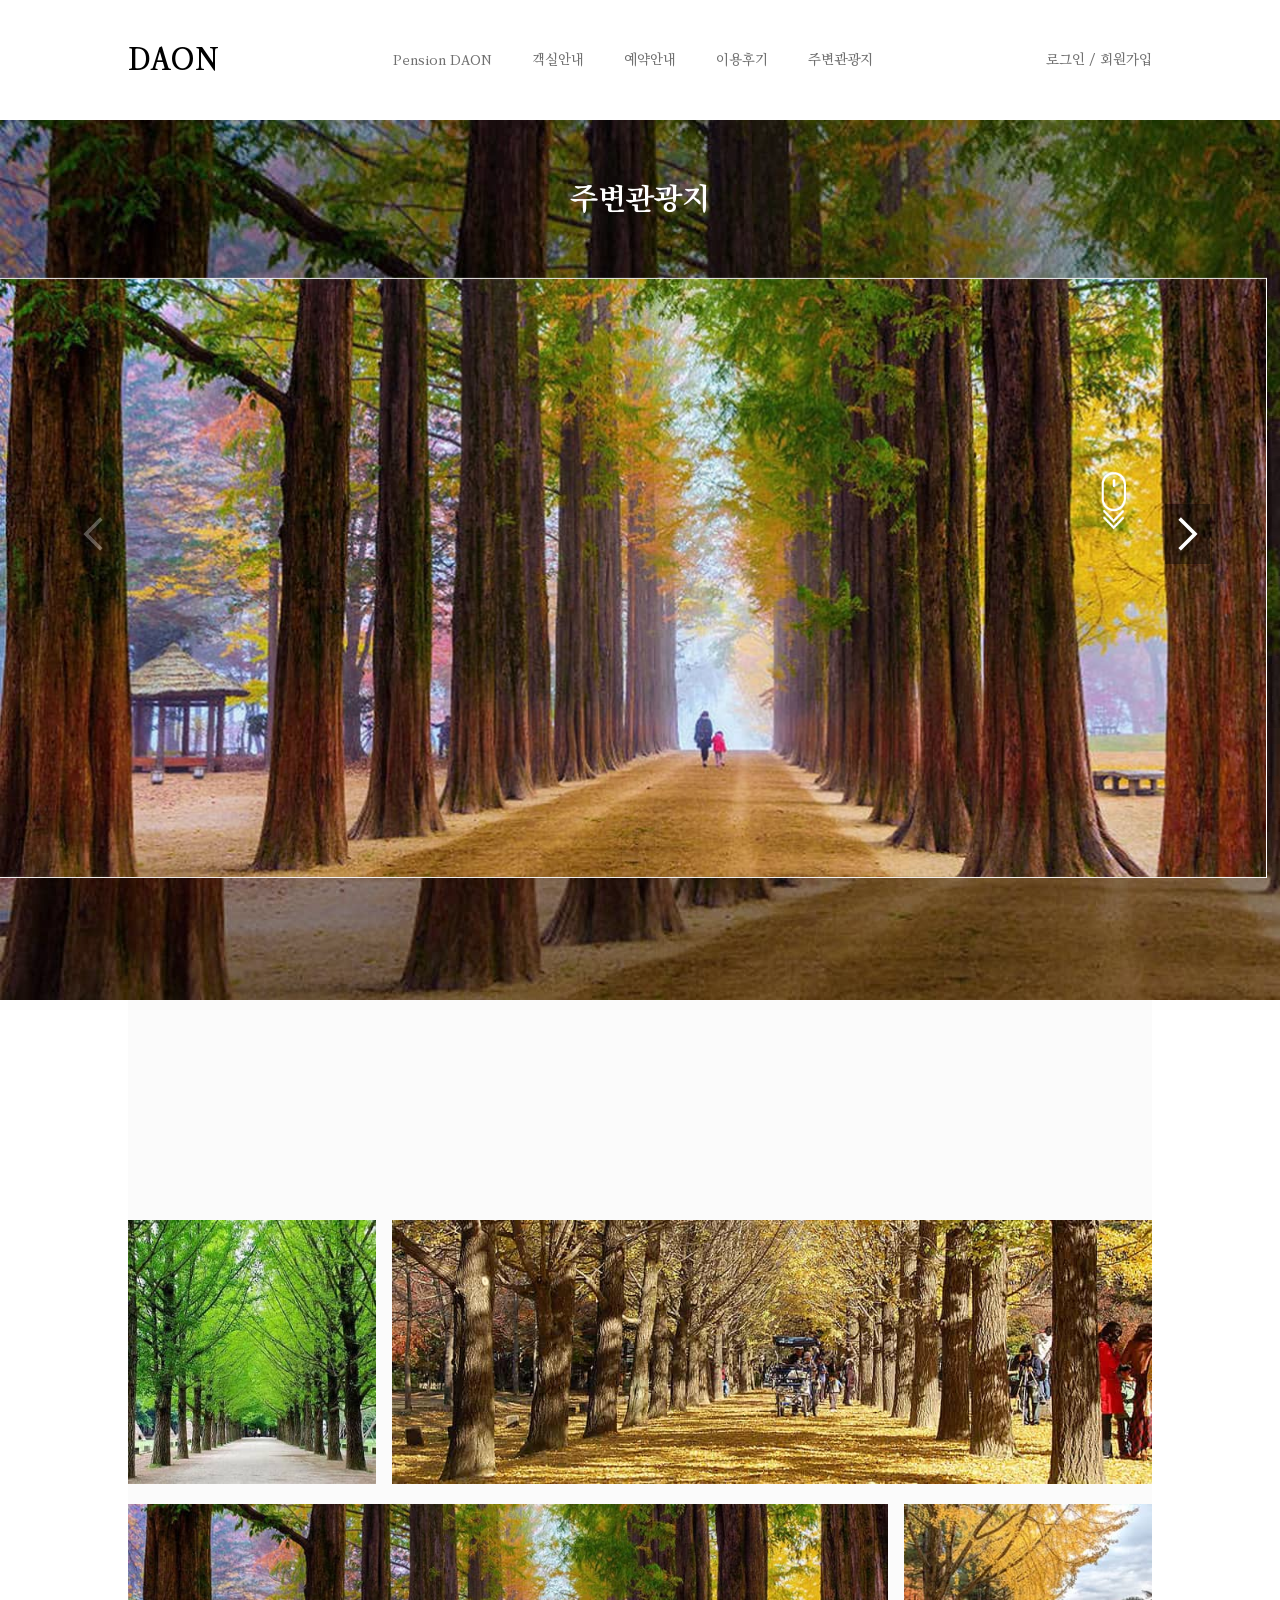
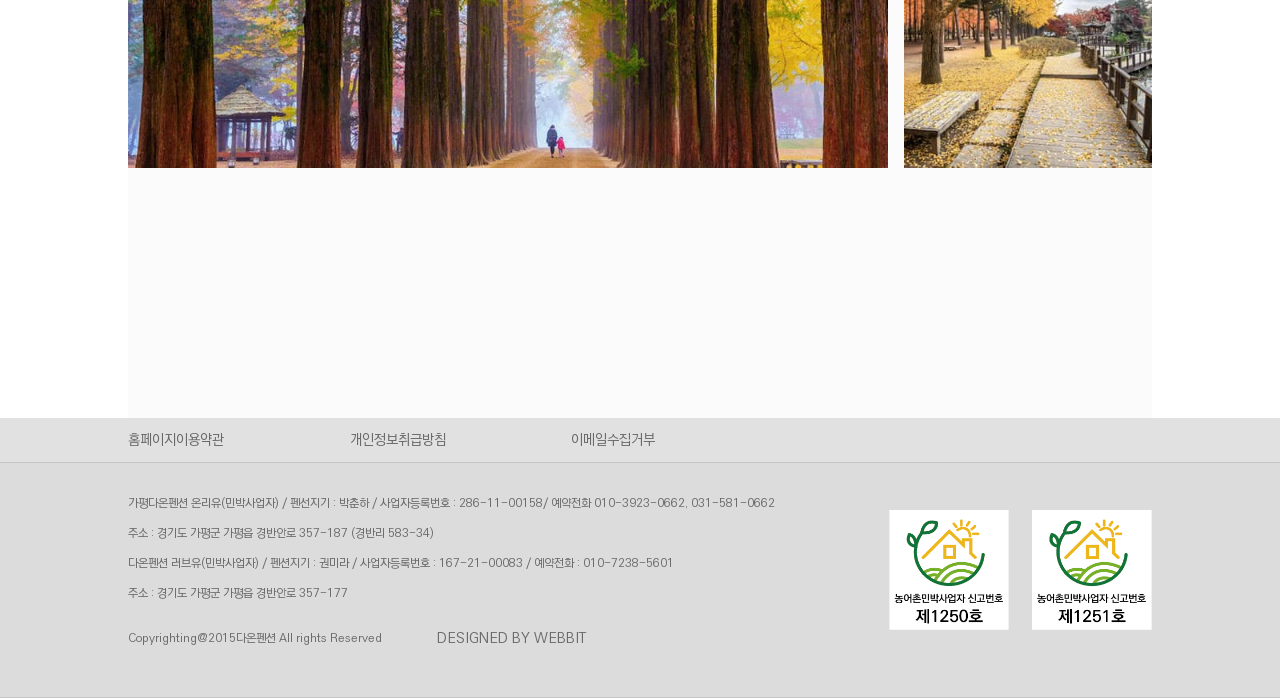
<file: tour.html>
<!DOCTYPE html>
<html lang="ko">
<head>
    <meta charset="UTF-8">
    <meta http-equiv="X-UA-Compatible" content="IE=edge">
    <meta name="viewport" content="width=device-width, initial-scale=1.0">
    <title>tour</title>
    <link rel="stylesheet" href="css/tour.css">
    <link rel="icon" type="image/png" href="images/favicomatic/favicon-32x32.png" sizes="32x32" />
    <link rel="icon" type="image/png" href="images/favicomatic/favicon-16x16.png" sizes="16x16" />
    <script src="https://ajax.googleapis.com/ajax/libs/jquery/3.6.0/jquery.min.js"></script>
    <script src="js/common.js" defer></script>
    <script src="js/tour.js" defer></script>
</head>
<body>
    <header>
    </header>

    <main>
        <section class="content-1">
            <div class="slide_img">
                <h2>주변관광지</h2>
                <img src="images/icon/mouse.png" alt="" class="icon">

                
                <div>
                    <p><img src="images/tour_fix/BG_1.jpg" alt="남이섬 사진"></p>
                    <div class="mainimg">
                        <img src="images/tour_fix/main_1.jpg" alt="남이섬 사진">
                        <div>
                            <h3>1. 남이섬</h3>
                            <p>북한강 위에 반달 모양으로 떠 있는 남이섬은 1944년 청평댐이 만들어지면서 생겨난 섬으로 배를 타고 들어가야 한다. 1970년대와 80년대 강변가요제가 열렸고 TV 드라마 「겨울연가」의 촬영지로 내외국인에게 너무나도 잘 알려진 이 섬은 조선 세조 때 병조판서를 지내다 역적으로 몰려 요절한 남이 장군의 묘가 있어 남이섬이라고 불리게 되었다. 이미 고인이 된 수재 민병도 선생이 1965년 모래뿐인 불모지 남이섬을 매입해 나무를 심기 시작한 것이 관광지로서의 남이섬이 시작된 출발점으로, 남이섬은 나무들이 만들어 준 천국이라 해도 과언이 아닐 만큼 아름다운 숲길이 섬 전체를 메우고 있다.</p>
                        </div>
                        
                    </div>
                </div>

                <div>
                    <p><img src="images/tour_fix/BG_2.jpg"></p>
                    <div class="mainimg">
                        <img src="images/tour_fix/main_3.jpg" alt="">
                        <div>
                            <h3>2. 쁘띠프랑스</h3>
                            <p>드라마<베토벤 바이러스>의 배경으로 나오면서 유명해진 문화마을이다. 쁘띠 프랑스는 16개의 프랑스식 건물로 이루어진 프랑스 문화마을로, 숙박을 하며 프랑스 문화체험도 할 수 있다. 이국적인 느낌이 드는 흰색 건물이 많으며 한국보다는 지중해나 유럽의 작은 마을을 연상케하는 광고나 드라마 배경으로 많이 등장했다. 서울 올림픽대로 미사리 방향 - 서울 춘천간 고속도로- 화도 I.C(1,700원) - 춘천, 청평방향 - 대성리 지나서 - 청평댐 입구에서 고성리, 호명리 방향으로 10KM오시면 쁘띠프랑스를 만나볼 수 있다.</p>
                        </div>
                    </div>
                </div>

                <div>
                    <p><img src="images/tour_fix/BG_3.jpg"></p>
                    <div class="mainimg">
                        <img src="images/tour_fix/main_2.jpg" alt="">
                        <div>
                            <h3>3. 아침고요수목원</h3>
                            <p>축령산 자락에 위치한 아름다운 정원, 아침고요원예수목원이다. 대학 원예학과 교수가 꾸민 곳으로 단순히 여러 종류의 나무와 꽃을 가져다 심어 놓은 것이 아니라 원예미학적인 관점에서 주제를 가지고 정원을 꾸며 놓았다. 입구의 고향집정원에서부터, 수목원을 한눈에 내려다볼 수 있는 하경전망대가 있는 하경정원까지 20여개의 주제로 정원이 꾸며져 있다. 소나무, 조팝나무 등을 심어 놓은 고향집정원, 수목원을 향기롭게 하는 허브정원, 버드나무 가지 바람에 하늘거리는 능수정원, 무궁과, 철쭉, 진달래 분홍빛 예쁜 색을 뽐내는 무궁화동산, 여러해살이풀들로 채워져 다음해를 기약하게 하는 약속의 정원 등 20여개 정원 하나하나에 의미가 담겨 있다.</p>
                        </div>
                    </div>
                </div>
            </div>
        </section>

        <section class="content-2">
            <ul>
                <li>
                    <img src="images/tour_fix/small_1_2.jpg" alt="남이섬 사진">
                    <img src="images/tour_fix/medium_1_1.jpg" alt="남이섬 사진">
                </li>
                <li>
                    <img src="images/tour_fix/small_1_1.jpg" alt="남이섬 사진">
                    <img src="images/tour_fix/medium_1_2.jpg" alt="남이섬 사진">
                </li>
            </ul>

            <ul>
                <li>
                    <img src="images/tour_fix/small_2_2.jpg" alt="">
                    <img src="images/tour_fix/medium_2_1.jpg" alt="">
                </li>
                <li>
                    <img src="images/tour_fix/small_2_1.jpg" alt="">
                    <img src="images/tour_fix/medium_2_2.jpg" alt="">
                </li>
            </ul>
            <ul>
                <li>
                    <img src="images/tour_fix/small_3_2.jpg" alt="">
                    <img src="images/tour_fix/medium_3_1.jpg" alt="">
                </li>
                <li>
                    <img src="images/tour_fix/small_3_1.jpg" alt="">
                    <img src="images/tour_fix/medium_3_2.jpg" alt="">
                </li>
            </ul>
        </section>

        <div class="slide_btn_1">
            <span class="material-symbols-outlined">
                arrow_back_ios_new
            </span>
        </div>
        <div class="slide_btn_2">
            <span class="material-symbols-outlined">
                arrow_forward_ios
            </span>
        </div>

    </main>

    <footer>
    </footer>

</body>
</html>
</file>
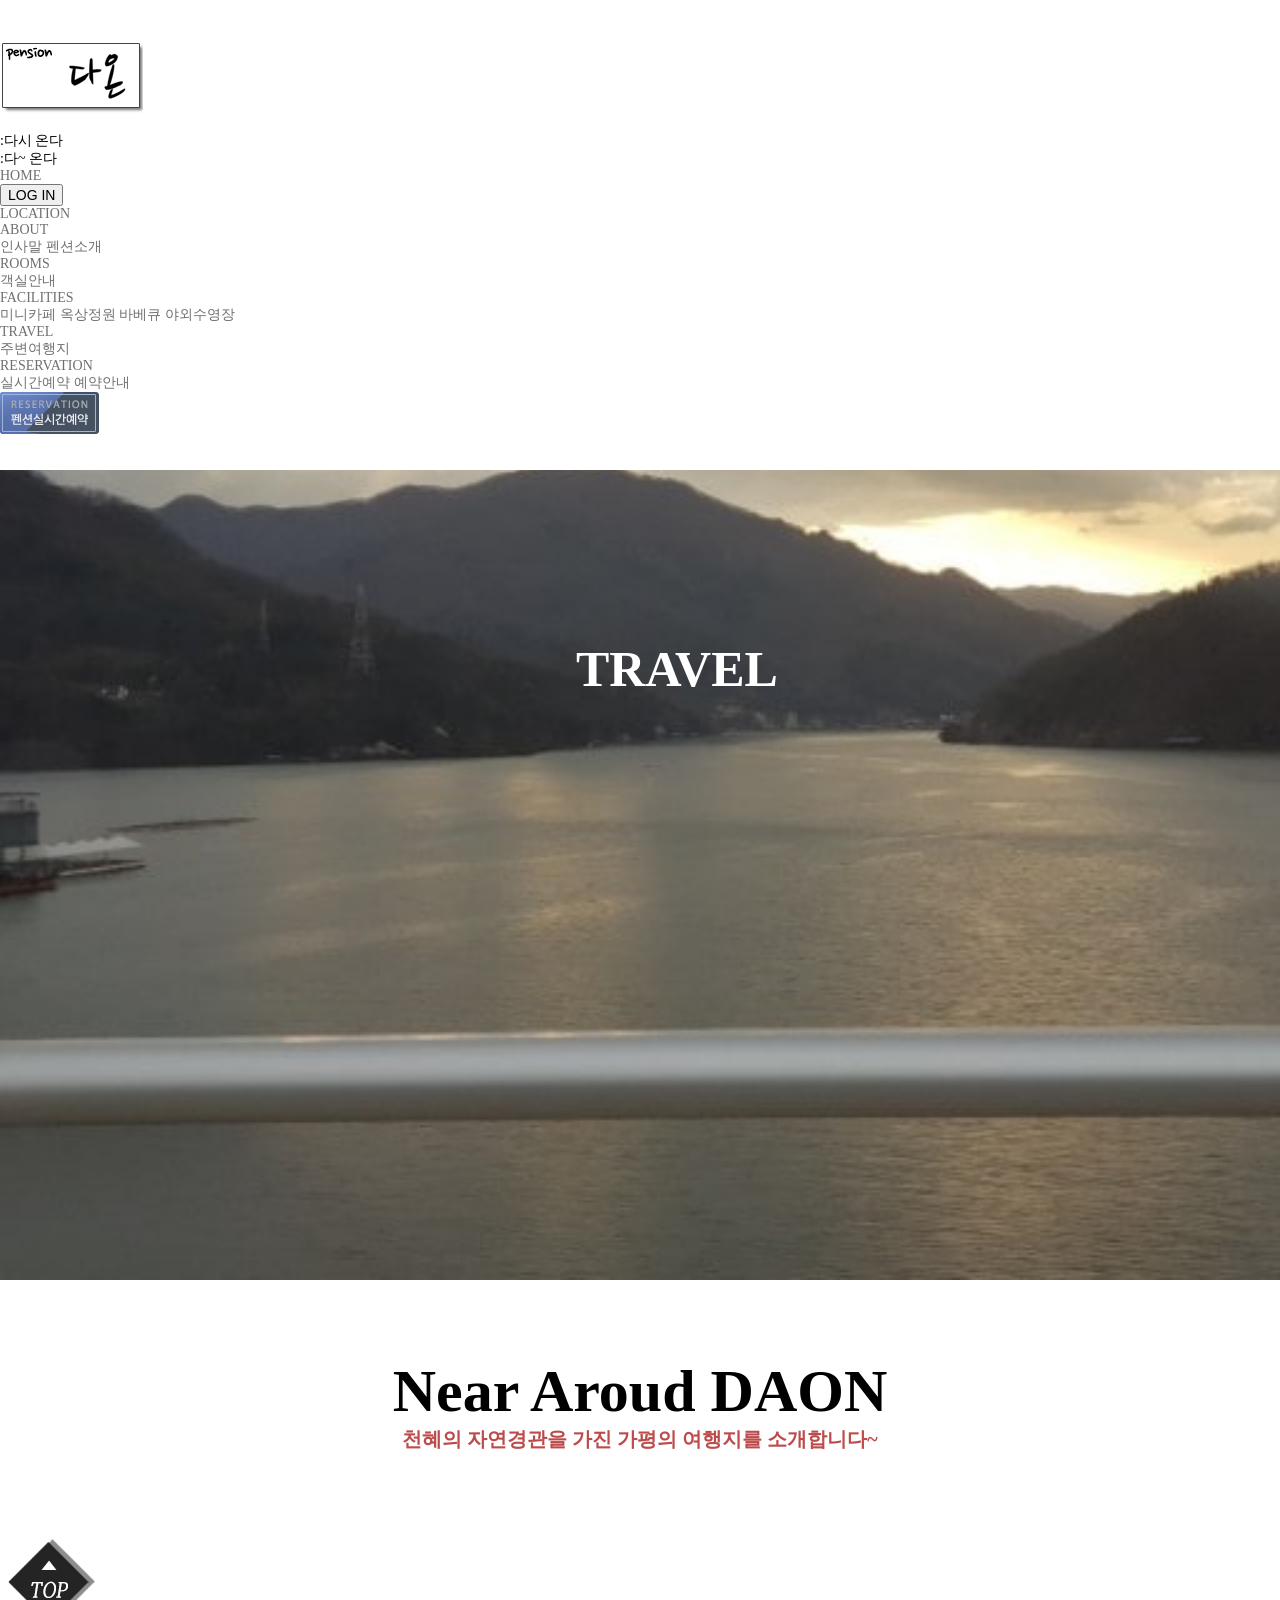
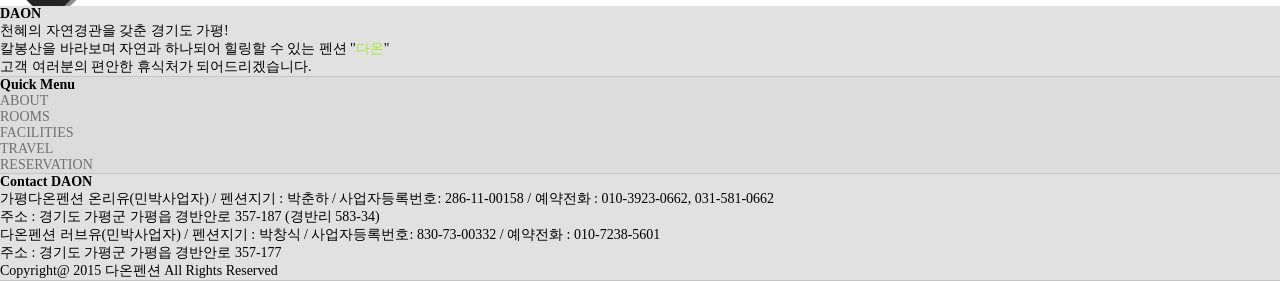
<file: travel.html>
<!DOCTYPE html>
<html lang="en">
<head>
    <meta charset="UTF-8">
    <meta http-equiv="X-UA-Compatible" content="IE=edge">
    <meta name="viewport" content="width=device-width, initial-scale=1.0">
    <title>Document</title>

    <link href="./css/travel.css" rel="stylesheet">
    <link rel="icon" type="image/png" href="./img/favicon-32x32.png" sizes="32x32" />
    <link rel="icon" type="image/png" href="./img/favicon-16x16.png" sizes="16x16" />
</head>

<body>

<header>
    <div>
        <h1>
            <a href="./index.html"><img src="./img/logo.png" alt="logo"></a>
        </h1>
        <div class="replay">
            <p>:다시 온다</p>
            <p>:다~ 온다</p>
        </div>
        <div class="top">
            <ul>
                <li><a href="./index.html">HOME</a></li>
                <li><button>LOG IN</button></li>
                <li><a href="#">LOCATION</a></li>
            </ul>
        </div>
        <nav>
            <ul>
                <li>
                    <a href="./index.html">ABOUT</a>
                    <div>
                        <a href="#">인사말</a>
                        <a href="#">펜션소개</a>
                    </div>
                </li>
                <li>
                    <a href="./rooms.html">ROOMS</a>
                    <div>
                        <a href="#">객실안내</a>
                    </div>
                </li>
                <li>
                    <a href="./facilities.html">FACILITIES</a>
                    <div>
                        <a href="#">미니카페</a>
                        <a href="#">옥상정원</a>
                        <a href="#">바베큐</a>
                        <a href="#">야외수영장</a>
                    </div>
                </li>
                <li>
                    <a href="./travel.html">TRAVEL</a>
                    <div>
                        <a href="#">주변여행지</a>
                    </div>
                </li>
                <li>
                    <a href="./reservation.html">RESERVATION</a>
                    <div>
                        <a href="#">실시간예약</a>
                        <a href="#">예약안내</a>
                    </div>
                </li>
                <li>
                    <a href="#"><img src="./img/reser_btn.jpg" alt="실시간예약"></a>
                </li>
            </ul>
        </nav>
        <div class="popup">
            <h2>로그인</h2>
            <button class="exit">X</button>
            <ul>
                <li>
                    <label for="id">아이디</label>
                    <input type="text" name="id" id="id"
                    placeholder="아이디" required>
                </li>
                <li>
                    <label>패스워드</label>
                    <input type="password"
                    placeholder="패스워드" required>
                </li>
            </ul>
        </div>
    </div>
</header>

<script>
    const elPopup = document.querySelector('.popup');
    const elLogin = document.querySelector('.top > ul > li:nth-of-type(2)');
    const elExit = document.querySelector('.exit');

    elLogin.addEventListener('click',function(){elPopup.classList.add('active');});
    elExit.addEventListener('click',function(){elPopup.classList.remove('active');});
</script>
<style>
    .popup{
        width: 400px; height: 400px;
        border: 1px solid #000;
        background: #fff;
        padding: 20px;
        position: absolute;
        left: 35%; top: 150%;
        display: none;
    }
    .popup.active{display: block;}  
</style>

<main>
    
    <div class="travel">
        <img src="./img/TRAVEL/travel-min.jpg" alt="">
        <h2>TRAVEL</h2>
    </div>

    <div class="style">
        <div>
            <h2>Near Aroud DAON</h2>
            <b>천혜의 자연경관을 가진 가평의 여행지를 소개합니다~</b>
        </div>
    </div>

    <div class="menu">
        <ul>
            <li class="pop">
                <img src="./img/TRAVEL/namyi01-min.jpg">
                <div class="up">
                    <b>#1 남이섬<br>
                        <img src="./img/TRAVEL/mark.png" alt="">
                        펜션에서 10분거리
                    </b>
                    <img src="./img/TRAVEL/namyi01-min.jpg">
                    <p>넓디 넓은 잔디밭,숲속,오솔길,보드타기,자작나무가 늘어선<br>
                        강변 한켠의 눈썰매장 등등 낭만이 가득 밴 데이트코스들이<br>
                        발길 닿는 곳마다, 눈길가는 곳마다 이어진다.<br>
                        낭만열차,도깨비성,모노레일,회전목마 등 다양한<br>
                        유회시설 또한 동심의 세계로 안내한다.<br>
                        남이섬 선착장에서 도선을 타면 10분만에 건너간다.<br>
                        남이섬은 잔잔한 호수 같은 북한강 물줄기 위에 떠 있는 섬이다.</p>
                    <ul>
                        <li><img src="./img/TRAVEL/namyi02-min.jpg" alt=""></li>
                        <li><img src="./img/TRAVEL/namyi03-min.jpg" alt=""></li>
                        <li><img src="./img/TRAVEL/namyi04-min.jpg" alt=""></li>
                    </ul>
                </div>
            </li>
            <li>
                <img src="./img/TRAVEL/france01-min.jpg">
                <div>
                    <b>#2 남이섬<br>
                        <img src="./img/TRAVEL/mark.png" alt="">
                        펜션에서 10분거리
                    </b>
                    <img src="./img/TRAVEL/namyi01-min.jpg">
                    <p>넓디 넓은 잔디밭,숲속,오솔길,보드타기,자작나무가 늘어선<br>
                        강변 한켠의 눈썰매장 등등 낭만이 가득 밴 데이트코스들이<br>
                        발길 닿는 곳마다, 눈길가는 곳마다 이어진다.<br>
                        낭만열차,도깨비성,모노레일,회전목마 등 다양한<br>
                        유회시설 또한 동심의 세계로 안내한다.<br>
                        남이섬 선착장에서 도선을 타면 10분만에 건너간다.<br>
                        남이섬은 잔잔한 호수 같은 북한강 물줄기 위에 떠 있는 섬이다.</p>
                    <ul>
                        <li><img src="./img/TRAVEL/namyi02-min.jpg" alt=""></li>
                        <li><img src="./img/TRAVEL/namyi03-min.jpg" alt=""></li>
                        <li><img src="./img/TRAVEL/namyi04-min.jpg" alt=""></li>
                    </ul>
                </div>
            </li>
            <li>
                <img src="./img/TRAVEL/mountain01-min.jpg">
                <div>
                    <b>#3 남이섬<br>
                        <img src="./img/TRAVEL/mark.png" alt="">
                        펜션에서 10분거리
                    </b>
                    <img src="./img/TRAVEL/namyi01-min.jpg">
                    <p>넓디 넓은 잔디밭,숲속,오솔길,보드타기,자작나무가 늘어선<br>
                        강변 한켠의 눈썰매장 등등 낭만이 가득 밴 데이트코스들이<br>
                        발길 닿는 곳마다, 눈길가는 곳마다 이어진다.<br>
                        낭만열차,도깨비성,모노레일,회전목마 등 다양한<br>
                        유회시설 또한 동심의 세계로 안내한다.<br>
                        남이섬 선착장에서 도선을 타면 10분만에 건너간다.<br>
                        남이섬은 잔잔한 호수 같은 북한강 물줄기 위에 떠 있는 섬이다.</p>
                    <ul>
                        <li><img src="./img/TRAVEL/namyi02-min.jpg" alt=""></li>
                        <li><img src="./img/TRAVEL/namyi03-min.jpg" alt=""></li>
                        <li><img src="./img/TRAVEL/namyi04-min.jpg" alt=""></li>
                    </ul>
                </div>
            </li>
            <li>
                <img src="./img/TRAVEL/sumok01-min.jpg">
                <div>
                    <b>#4 남이섬<br>
                        <img src="./img/TRAVEL/mark.png" alt="">
                        펜션에서 10분거리
                    </b>
                    <img src="./img/TRAVEL/namyi01-min.jpg">
                    <p>넓디 넓은 잔디밭,숲속,오솔길,보드타기,자작나무가 늘어선<br>
                        강변 한켠의 눈썰매장 등등 낭만이 가득 밴 데이트코스들이<br>
                        발길 닿는 곳마다, 눈길가는 곳마다 이어진다.<br>
                        낭만열차,도깨비성,모노레일,회전목마 등 다양한<br>
                        유회시설 또한 동심의 세계로 안내한다.<br>
                        남이섬 선착장에서 도선을 타면 10분만에 건너간다.<br>
                        남이섬은 잔잔한 호수 같은 북한강 물줄기 위에 떠 있는 섬이다.</p>
                    <ul>
                        <li><img src="./img/TRAVEL/namyi02-min.jpg" alt=""></li>
                        <li><img src="./img/TRAVEL/namyi03-min.jpg" alt=""></li>
                        <li><img src="./img/TRAVEL/namyi04-min.jpg" alt=""></li>
                    </ul>
                </div>
            </li>
            <li>
                <img src="./img/TRAVEL/garden01-min.jpg">
                <div>
                    <b>#5 남이섬<br>
                        <img src="./img/TRAVEL/mark.png" alt="">
                        펜션에서 10분거리
                    </b>
                    <img src="./img/TRAVEL/namyi01-min.jpg">
                    <p>넓디 넓은 잔디밭,숲속,오솔길,보드타기,자작나무가 늘어선<br>
                        강변 한켠의 눈썰매장 등등 낭만이 가득 밴 데이트코스들이<br>
                        발길 닿는 곳마다, 눈길가는 곳마다 이어진다.<br>
                        낭만열차,도깨비성,모노레일,회전목마 등 다양한<br>
                        유회시설 또한 동심의 세계로 안내한다.<br>
                        남이섬 선착장에서 도선을 타면 10분만에 건너간다.<br>
                        남이섬은 잔잔한 호수 같은 북한강 물줄기 위에 떠 있는 섬이다.</p>
                    <ul>
                        <li><img src="./img/TRAVEL/namyi02-min.jpg" alt=""></li>
                        <li><img src="./img/TRAVEL/namyi03-min.jpg" alt=""></li>
                        <li><img src="./img/TRAVEL/namyi04-min.jpg" alt=""></li>
                    </ul>
                </div>
            </li>
            <li>
                <img src="./img/TRAVEL/jara01-min.jpg">
                <div>
                    <b>#6 남이섬<br>
                        <img src="./img/TRAVEL/mark.png" alt="">
                        펜션에서 10분거리
                    </b>
                    <img src="./img/TRAVEL/namyi01-min.jpg">
                    <p>넓디 넓은 잔디밭,숲속,오솔길,보드타기,자작나무가 늘어선<br>
                        강변 한켠의 눈썰매장 등등 낭만이 가득 밴 데이트코스들이<br>
                        발길 닿는 곳마다, 눈길가는 곳마다 이어진다.<br>
                        낭만열차,도깨비성,모노레일,회전목마 등 다양한<br>
                        유회시설 또한 동심의 세계로 안내한다.<br>
                        남이섬 선착장에서 도선을 타면 10분만에 건너간다.<br>
                        남이섬은 잔잔한 호수 같은 북한강 물줄기 위에 떠 있는 섬이다.</p>
                    <ul>
                        <li><img src="./img/TRAVEL/namyi02-min.jpg" alt=""></li>
                        <li><img src="./img/TRAVEL/namyi03-min.jpg" alt=""></li>
                        <li><img src="./img/TRAVEL/namyi04-min.jpg" alt=""></li>
                    </ul>
                </div>
            </li>
            <li>
                <img src="./img/TRAVEL/ihwa-min.jpg">
                <div>
                    <b>#7 남이섬<br>
                        <img src="./img/TRAVEL/mark.png" alt="">
                        펜션에서 10분거리
                    </b>
                    <img src="./img/TRAVEL/namyi01-min.jpg">
                    <p>넓디 넓은 잔디밭,숲속,오솔길,보드타기,자작나무가 늘어선<br>
                        강변 한켠의 눈썰매장 등등 낭만이 가득 밴 데이트코스들이<br>
                        발길 닿는 곳마다, 눈길가는 곳마다 이어진다.<br>
                        낭만열차,도깨비성,모노레일,회전목마 등 다양한<br>
                        유회시설 또한 동심의 세계로 안내한다.<br>
                        남이섬 선착장에서 도선을 타면 10분만에 건너간다.<br>
                        남이섬은 잔잔한 호수 같은 북한강 물줄기 위에 떠 있는 섬이다.</p>
                    <ul>
                        <li><img src="./img/TRAVEL/namyi02-min.jpg" alt=""></li>
                        <li><img src="./img/TRAVEL/namyi03-min.jpg" alt=""></li>
                        <li><img src="./img/TRAVEL/namyi04-min.jpg" alt=""></li>
                    </ul>
                </div>
            </li>
            <li>
                <img src="./img/TRAVEL/rail-min.jpg">
                <div>
                    <b>#8 남이섬<br>
                        <img src="./img/TRAVEL/mark.png" alt="">
                        펜션에서 10분거리
                    </b>
                    <img src="./img/TRAVEL/namyi01-min.jpg">
                    <p>넓디 넓은 잔디밭,숲속,오솔길,보드타기,자작나무가 늘어선<br>
                        강변 한켠의 눈썰매장 등등 낭만이 가득 밴 데이트코스들이<br>
                        발길 닿는 곳마다, 눈길가는 곳마다 이어진다.<br>
                        낭만열차,도깨비성,모노레일,회전목마 등 다양한<br>
                        유회시설 또한 동심의 세계로 안내한다.<br>
                        남이섬 선착장에서 도선을 타면 10분만에 건너간다.<br>
                        남이섬은 잔잔한 호수 같은 북한강 물줄기 위에 떠 있는 섬이다.</p>
                    <ul>
                        <li><img src="./img/TRAVEL/namyi02-min.jpg" alt=""></li>
                        <li><img src="./img/TRAVEL/namyi03-min.jpg" alt=""></li>
                        <li><img src="./img/TRAVEL/namyi04-min.jpg" alt=""></li>
                    </ul>
                </div>
            </li>
        </ul>


</main>


<footer>
    <a href="./travel.html"><img src="./img/btn_top.png" alt="top"></a>
    <div class="info">
        <h2>DAON</h2>
        <p> 천혜의 자연경관을 갖춘 경기도 가평!<br>
            칼봉산을 바라보며 자연과 하나되어 힐링할 수 있는 펜션 "<span style="color: #a7ee24">다온</span>"<br>
            고객 여러분의 편안한 휴식처가 되어드리겠습니다.
        </p>
    </div>
    <div class="quick">
        <b>Quick Menu</b>
        <ul>
            <li><a href="#">ABOUT</a></li>
            <li><a href="#">ROOMS</a></li>
            <li><a href="#">FACILITIES</a></li>
            <li><a href="#">TRAVEL</a></li>
            <li><a href="#">RESERVATION</a></li>
        </ul>
    </div>
    <div class="contact">
        <b>Contact DAON</b>
        <p>가평다온펜션 온리유(민박사업자) / 펜션지기 : 박춘하 / 사업자등록번호: 286-11-00158 / 예약전화 : 010-3923-0662, 031-581-0662<br>
            주소 : 경기도 가평군 가평읍 경반안로 357-187 (경반리 583-34)<br>
            다온펜션 러브유(민박사업자) / 펜션지기 : 박창식 / 사업자등록번호: 830-73-00332 / 예약전화 : 010-7238-5601<br>
            주소 : 경기도 가평군 가평읍 경반안로 357-177<br>
            Copyright@ 2015 다온펜션 All Rights Reserved</p>
    </div>
</footer>





    </body>
    </html>
</file>
<file: css/facilities.css>
@import url(./common.css);

/* facilities */
.facilities{
    width: 100%;
    position: relative;
}
.facilities > img{
    width: 100%;
}
.facilities > h2{
    font-size: 50px;
    color:rgb(255, 255, 255);
    position: absolute; left: 45% ; top: 50%;
}

/* style */
.style{text-align: center;}
.style > div{
    position: relative;
}
.style > div > h2{
    font-size: 60px; margin-top: 6%; margin-bottom: 0;
}
.style > div > b{
    display: block;
    font-size: 20px;
    margin-bottom: 3%;
    color: #C3C65A;
}

/* coffee */
.coffee{

}
.coffee > ul{
    display: flex;
    justify-content: center;
    align-items: center;
    position: relative;
}
.coffee > ul:nth-child(2){
    margin-bottom: 200px;
}
.coffee > ul > li > img{
    width: 450px; height: 350px;
    border-radius: 15px;
}
.coffee > ul > li > div{
    position: absolute; top:0%;
    background-color: rgba(196, 196, 196, 0.5);
    width: 450px; height: 350px;
    border-radius: 15px;
    z-index: 2;
    padding: 40px;
    opacity: 0;
}
.coffee > ul > li > div > p{
    font-size: 15px;
    font-weight: 400;
    color: rgba(68, 58, 20, 1);
    margin-bottom: 20px;
    
}
.coffee > ul > li > div > span{
    border: 1px solid rgba(68, 58, 20, 0.5);
    padding: 10px;
}
.coffee > ul > li > div > span > a{
    color: rgba(0, 0, 0, 0.6);
}
.coffee > ul > li:hover > div{
    opacity: 1;
}
</file>
<file: css/id-pw.css>
@import url('./common.css');

.margin{
    width: 500px;
    margin: 129px auto;
}
.margin > h1{
    text-align: center;
    margin-bottom: 104px;
}
.margin > h1 >a{
    font-size: 50px;
}
.margin label{
    font:normal 14px "san_serif_bold";
    display: block;
    margin: 25px 0 10px;
    text-indent: 10px;
}
.margin > div > input{
    display: block;
    margin: 0 auto;
    width: 480px;
    padding: 19px 0;
    text-indent: 20px;
    border: solid 1px #dfdfdf;
}
.margin > div > input:last-of-type{
    text-indent: 0;
    background-color: #17CBA0;
    border: none;
    margin-top: 25px;
    font:normal 20px "san_serif_bold";
    color: #fff;
}
.none{
    display: none;
}

.margin > div:nth-of-type(1){
    display: flex;
}
.margin > div:nth-of-type(1) > label{
    text-align: center;
    display: block;
    width: 250px;
    padding: 18px 0;
    border: solid 1px #dfdfdf;
}

.none:nth-of-type(1):checked ~ div:nth-of-type(1) > label:nth-of-type(1){
    border: none;
    background-color: #dfdfdf;
}
.none:nth-of-type(1):checked ~ .box1{
    display: block;
}
.none:nth-of-type(1):checked ~ .box2{
    display: none;
}


.none:nth-of-type(2):checked ~ div:nth-of-type(1) > label:nth-of-type(2){
    border: none;
    background-color: #dfdfdf;
}

.none:nth-of-type(2):checked ~ .box1{
    display: none;
}
.none:nth-of-type(2):checked ~ .box2{
    display: block;
}





/*
==========================================================================
==========================================================================
*/


@media (min-width:320px) and (max-width:500px){
    .margin{
        width: 100%;
    }
    .margin > div > input{
        width: 98%;

    }
    .margin > div:nth-of-type(1) > label{
        width: 50%;
    }
}
</file>
<file: css/login.css>
@charset "utf-8";
@font-face {
    font-family: "serif_bold";
    src: url(../font/KoPubWorld\ Batang\ Bold.woff2);
}
@font-face {
    font-family: "serif_medium";
    src: url(../font/KoPubWorld\ Batang\ Medium.woff2);
}
@font-face {
    font-family: "serif_light";
    src: url(../font/KoPubWorld\ Batang\ Light.woff2);
}
@font-face {
    font-family: "san_serif_light";
    src: url(../font/KoPubWorld\ Dotum\ Light.woff2);
}
@font-face {
    font-family: "san_serif_medium";
    src: url(../font/KoPubWorld\ Dotum\ Medium.woff2);
    
}
@font-face {
    font-family: "san_serif_bold";
    src: url(../font/KoPubWorld\ Dotum\ Bold.woff2);
}







body,table,tr,th,td,input,label{
    margin: 0;
    padding: 0;
    box-sizing: border-box;
    letter-spacing: 0;
}
a:link{
    color: black;
    text-decoration: none;
}
a:visited{
    color: black;
    text-decoration: none;
}
table{
    margin: 0 auto 120px;
}

h1.title{
    text-align: center;
    font: normal 50px "serif_bold";
    padding-top: 129px;
    padding-bottom: 106px;
    margin: 0;
}
td{
    margin: 20px auto;
}
td.radiobox{
    display: flex;
    align-items: center;
    height: 24px;
    padding: 3px 0px 25px;
    border-bottom: solid 2px #EBEBEB;
}
input.box{
    display: block;
    width: 480px;
    height: 60px;
    margin: 20px auto;
    text-indent: 20px;
    border: solid 1px #DBDBDB;
    font: normal 14px "san_serif_medium";
    color: #9A9A9A;
}
input.btn{
    display: block;
    width: 480px;
    height: 60px;
    margin: 20px auto;
    text-indent: 20px;
    border: none;
    background-color: #17CBA0;
    font: bold 20px "san_serif_bold";
    color: #ffffff;
    text-indent: 0;
}
input.login_radio{
    display: none;
}
label.circle{
    display: inline-block;
    width: 24px;
    height: 24px;
    border-radius: 12px;
    border: solid 1px #707070;
    transition: 0.2s;
}
input.login_radio:checked + .circle{
    background-color: #17CBA0;
    border: none;
}

label{
    display: block;
}
label.login_radio{
    display: inline-block;
    padding-left: 8px;
    vertical-align: middle;
    font: normal 14px "san_serif_medium";
    color: #9A9A9A;
}
label.sign{
    padding-top: 20px;
    padding-left: 20px;
    font: normal 14px "san_serif_medium";
    color: #AFAFAF;
}
a.search{
    padding-left: 3px;
    font: normal 14px "san_serif_medium";
    color: #AFAFAF;
}
a.sign{
    padding-left: 3px;
    font: normal 14px "san_serif_medium";
    color: #17CBA0;
    text-decoration: underline;
}

/*
===============================================================================
===============================================================================

*/

@media (min-width:320px) and (max-width:484px){
    input.box{
        width: 100%;
    }
    input.btn{
        width: 100%;
    }
    




}
</file>
<file: css/PensionDAON.css>
@import url('./common.css');


.contain{
    width: 1280px;
    margin: 0 auto;
}
.line{
    width: 100%;
    padding-top: 120px;
    border-bottom: solid 1px #DCDCDC;
}
.textbox{
    text-align: center;
    margin: 80px auto 110px;
}
h2{
    font: normal 30px "serif_bold";


}
.textbox > p{
    white-space: pre-line;
    font: normal 16px/24px "serif_medium";
    margin-top: 15px;
}





.swiper {
  width: 1240px;
  height: 100%;
}

.swiper-slide {
  text-align: center;
  font-size: 18px;
  background: #fff;

  /* Center slide text vertically */
  display: -webkit-box;
  display: -ms-flexbox;
  display: -webkit-flex;
  display: flex;
  -webkit-box-pack: center;
  -ms-flex-pack: center;
  -webkit-justify-content: center;
  justify-content: center;
  -webkit-box-align: center;
  -ms-flex-align: center;
  -webkit-align-items: center;
  align-items: center;
}

.swiper-slide img {
  display: block;
  width: 100%;
  height: 100%;
  object-fit: cover;
}


.swiper-button-prev,.swiper-button-next{
    position: absolute;
    width: 40px !important;
    height: 70px !important;
    background-color: rgba(0, 0, 0, 40%);
    color: #fff;
    transform: translateY(-15%) !important;
}
.swiper-button-prev::after,.swiper-button-next::after{
    color: #fff;
}

.swiper-button-prev{
    left: 0 !important;
}

.swiper-button-next{
    right: 0 !important;
}

.textbox2{
    text-align: center;
    margin: 110px auto 157px;
}
h3{
    font: normal 24px "serif_medium";
    color: #505050;
}
.line2{
    width: 100%;
    border-bottom: solid 1px #DCDCDC;
}
.content{
    width: 1140px;
    margin: 0 auto;

}
.margin{
    text-align: center;
    margin: 50px auto 58px;
}
.map{
    width: 100%;
    height: 400px;
    background-color: #ddd;
}
.gmap_canvas > iframe{
    width: 100%;
    height: 400px;
    border: none;
}

.content > ul{
    display: flex;
    flex-wrap: wrap;
    margin-bottom: 135px;
}
.content > ul > li{
    width: 50%;
    padding-top: 62px;

}
.content > ul > li > p{
    margin-top: 24px;
    white-space: pre-line;
    line-height: 22px;
    font-family: "san_serif_medium";
}
h4{
    font: normal 16px "san_serif_bold";

}
h4 > span{
    vertical-align: middle;
    font-size: 20px;
    padding-right: 14px;
}



.mapouter{position:relative;text-align:right;height:400px;width:1140px;}
.gmap_canvas {overflow:hidden;background:none!important;height:400px;width:1140px;}


/*
====================================================================================
====================================================================================

*/

@media (min-width:320px) and (max-width:767px){

    .contain{
        width: 100%;
        margin: 0 auto;
    }
    .line{
        display: none;
    }
    .textbox{
        text-align: center;
        margin: 80px auto 20px;
    }
    h2{
        font: normal 20px "san_serif_bold";
    
    
    }
    .textbox > p{
        white-space: pre-line;
        font: normal 12px/18px "san_serif_medium";
        margin-top: 15px;
    }
    .swiper{
        width: 96%;
        height: 100%;
    }
    .swiper-slide {
        text-align: center;
        font-size: 18px;
        background: #fff;
      
        /* Center slide text vertically */
        display: -webkit-box;
        display: -ms-flexbox;
        display: -webkit-flex;
        display: flex;
        -webkit-box-pack: center;
        -ms-flex-pack: center;
        -webkit-justify-content: center;
        justify-content: center;
        -webkit-box-align: center;
        -ms-flex-align: center;
        -webkit-align-items: center;
        align-items: center;
      }
      
      .swiper-slide img {
        display: block;
        width: 100%;
        height: 100%;
        object-fit: cover;
      }
      
      
      .swiper-button-prev{
        left: 0 !important;
        background-color: transparent;
    }
    
    .swiper-button-next{
        right: 0 !important;
        background-color: transparent;
    }

    .textbox2{
        text-align: center;
        margin: 30px auto 50px;
    }
    h3{
        font: normal 12px "san_serif_medium";
        color: #505050;
    }
    /* .line2{
        display: none;
    } */
    
    .content{
        width: 100%;
        margin: 0 auto;
    
    }
    .margin{
        text-align: center;
        margin: 50px auto 58px;
    }
    .map{
        margin: 0 auto;
        width: 96%;
        height: 400px;
        background-color: #ddd;
    }
    .mapouter{
        width: 100%;
        height: 100%;
    }
    .gmap_canvas{
        width: 100%;
        height: 100%;
    }
    .gmap_canvas > iframe{
        width: 100%;
        height: 400px;
    }
    
    .content > ul{
        display: flex;
        flex-wrap: wrap;
        margin-bottom: 50px;
    }
    .content > ul > li{
        width: calc(50% - 20px);
        padding-top: 62px;
        margin: 0 10px;
    
    }
    .content > ul > li > p{
        margin-top: 24px;
        white-space: pre-line;
        line-height: 22px;
        font-family: "san_serif_medium";
        font-size: 12px;
    }
    h4{
        font: normal 14px "san_serif_bold";
    
    }
    h4 > span{
        vertical-align: middle;
        font-size: 16px;
        padding-right: 14px;
    }

}



@media (min-width:768px) and (max-width:1024px){
    .contain{
        width: 100%;
        margin: 0 auto;
    }
    .line{
        display: none;
    }
    .textbox{
        text-align: center;
        margin: 100px auto 40px;
    }
    h2{
        font: normal 24px "san_serif_bold";
    
    
    }
    .textbox > p{
        white-space: pre-line;
        font: normal 14px/20px "san_serif_medium";
        margin-top: 15px;
    }
    .swiper{
        width: 96%;
        height: 100%;
    }
    .swiper-slide {
        text-align: center;
        font-size: 18px;
        background: #fff;
      
        /* Center slide text vertically */
        display: -webkit-box;
        display: -ms-flexbox;
        display: -webkit-flex;
        display: flex;
        -webkit-box-pack: center;
        -ms-flex-pack: center;
        -webkit-justify-content: center;
        justify-content: center;
        -webkit-box-align: center;
        -ms-flex-align: center;
        -webkit-align-items: center;
        align-items: center;
      }
      
      .swiper-slide img {
        display: block;
        width: 100%;
        height: 100%;
        object-fit: cover;
      }
      
      
      .swiper-button-prev{
        left: 0 !important;
        background-color: transparent;
    }
    
    .swiper-button-next{
        right: 0 !important;
        background-color: transparent;
    }

    .textbox2{
        text-align: center;
        margin: 50px auto 70px;
    }
    h3{
        font: normal 14px "san_serif_medium";
        color: #505050;
    }
    /* .line2{
        display: none;
    } */
    
    .content{
        width: 100%;
        margin: 0 auto;
    
    }
    .margin{
        text-align: center;
        margin: 50px auto 58px;
    }
    .map{
        margin: 0 auto;
        width: 96%;
        height: 400px;
        background-color: #ddd;
    }
    .mapouter{
        width: 100%;
        height: 100%;
    }
    .gmap_canvas{
        width: 100%;
        height: 100%;
    }
    .gmap_canvas > iframe{
        width: 100%;
        height: 400px;
    }
    
    .content > ul{
        display: flex;
        flex-wrap: wrap;
        margin-bottom: 50px;
    }
    .content > ul > li{
        width: calc(50% - 20px);
        padding-top: 62px;
        margin: 0 10px;
    
    }
    .content > ul > li > p{
        margin-top: 24px;
        white-space: pre-line;
        line-height: 22px;
        font-family: "san_serif_medium";
        font-size: 12px;
    }
    h4{
        font: normal 14px "san_serif_bold";
    
    }
    h4 > span{
        vertical-align: middle;
        font-size: 16px;
        padding-right: 14px;
    }
}

@media (min-width:1024px) and (max-width:1280px){
    .contain{
        width: 1024px;
        margin: 0 auto;
    }
    .line{
        width: 100%;
        padding-top: 120px;
        border-bottom: solid 1px #DCDCDC;
    }
    .textbox{
        text-align: center;
        margin: 80px auto 110px;
    }
    h2{
        font: normal 30px "serif_bold";
    
    
    }
    .textbox > p{
        white-space: pre-line;
        font: normal 16px/24px "serif_medium";
        margin-top: 15px;
    }
    .swiper {
        width: 1000px;
        height: 100%;
    }

    .textbox2{
        text-align: center;
        margin: 110px auto 157px;
    }
    h3{
        font: normal 24px "serif_medium";
        color: #505050;
    }
    .line2{
        width: 100%;
        border-bottom: solid 1px #DCDCDC;
    }
    .content{
        width: 1024px;
        margin: 0 auto;
    
    }
    .margin{
        text-align: center;
        margin: 50px auto 58px;
    }
    .map{
        width: 100%;
        height: 400px;
        background-color: #ddd;
    }
    .gmap_canvas > iframe{
        width: 100%;
        height: 400px;
        border: none;
    }
    
    .content > ul{
        display: flex;
        flex-wrap: wrap;
        margin-bottom: 135px;
    }
    .content > ul > li{
        width: 50%;
        padding-top: 62px;
    
    }
    .content > ul > li > p{
        margin-top: 24px;
        white-space: pre-line;
        line-height: 22px;
        font-family: "san_serif_medium";
    }
    h4{
        font: normal 16px "san_serif_bold";
    
    }
    h4 > span{
        vertical-align: middle;
        font-size: 20px;
        padding-right: 14px;
    }
    
    
    
    .mapouter{position:relative;text-align:right;height:400px;width:1024px;}
    .gmap_canvas {overflow:hidden;background:none!important;height:400px;width:1024px;}
}
</file>
<file: css/reservation.css>
@import url(./common.css);

.rv_banner{
    margin: 120px auto 50px;
    width: 1280px;
    background-image: url(../images/banner/rv_banner.jpg);
    
}
.rv_banner >p{
    display: flex;
    justify-content: center;
    align-items: center;
    font: normal 30px "serif_bold";
    background-color: rgba(0,0,0,40%);
    padding-top: 57px;
    padding-bottom: 56px;
    color: #fff;
}

.content-1{
    width: 1280px;
    margin: 0 auto 45px;
}

.content-1 > h2{
    font: normal 24px "san_serif_bold";
    margin-bottom: 62px;
}

.datebox{
    position: relative;
    width: 100%;
}

.date{
    width: 100%;
    height: 2170px;
    /* border: solid 1px #D2D2D2; */
    background-color: #ddd;
    margin-bottom: 100px;
}
.date > iframe{
    width: 100%;
    height: 100%;
    border: none;
}


.text{
    width: 100%;

}
.text >div{
    margin-bottom: 67px;
}
.text >div >h3{
    font: normal 24px "san_serif_bold";
    margin-bottom: 27px;
}
.text >div >p{
    white-space: pre-line;
    font: normal 14px "san_serif_medium";
    line-height: 40px;
}




/*
================================================================================
================================================================================
================================================================================
*/

@media (min-width:320px) and (max-width:767px){

    html{
        height: 100%;
    }

    .rv_banner{
        margin: 61px auto 20px;
        width: 100%;
        background-image: none; 
    }
    .rv_banner >p{
        display: flex;
        justify-content: center;
        align-items: center;
        font: normal 20px "san_serif_bold";
        background-color: transparent;
        padding-top: 30px;
        padding-bottom: 30px;
        color: #000;
    }
    
    .content-1{
        width: 100%;
        margin: 0 auto 45px;
        padding: 2.5%;
    }
    
    .content-1 > h2{
        text-align: start;
        font: normal 16px "san_serif_bold";
        margin-bottom: 20px;
    }
    
    .datebox{
        position: relative;
        display: flex;
        flex-wrap: wrap;
        justify-content: space-between;
        width: 100%;
    }
    
    .date{
        margin: 0 auto;
        width: 100%;
        height: 800px;
        border: solid 1px #D2D2D2;
        background-color: #ddd;
        margin-bottom: 100px;
    }
    
  
    .text{
        width: 100%;
    
    }
    .text >div{
        margin-bottom: 67px;
    }
    .text >div >h3{
        font: normal 16px "san_serif_bold";
        margin-bottom: 27px;
    }
    .text >div >p{
        white-space: pre-line;
        font: normal 12px "san_serif_medium";
        line-height: 40px;
    }
    
    footer{
        margin-bottom: 80px;
    }

  

}


@media (min-width:768px) and (max-width:1024px){
    html{
        height: 100%;
    }
    .rv_banner{
        margin: 61px auto 20px;
        width: 100%;
        background-image: none; 
    }
    .rv_banner >p{
        display: flex;
        justify-content: center;
        align-items: center;
        font: normal 20px "san_serif_bold";
        background-color: transparent;
        padding-top: 30px;
        padding-bottom: 30px;
        color: #000;
    }
    
    .content-1{
        width: 100%;
        margin: 0 auto 45px;
        padding: 2.5%;
    }
    
    .content-1 > h2{
        text-align: start;
        font: normal 16px "san_serif_bold";
        margin-bottom: 20px;
    }
    
    .datebox{
        position: relative;
        display: flex;
        flex-wrap: wrap;
        justify-content: space-between;
        width: 100%;
    }
    
    .date{
        margin: 0 auto;
        width: 100%;
        height: 800px;
        /* border: solid 1px #D2D2D2;
        background-color: #ddd; */
        margin-bottom: 100px;
    }
  
    .text{
        width: 100%;
    
    }
    .text >div{
        margin-bottom: 67px;
    }
    .text >div >h3{
        font: normal 16px "san_serif_bold";
        margin-bottom: 27px;
    }
    .text >div >p{
        white-space: pre-line;
        font: normal 12px "san_serif_medium";
        line-height: 40px;
    }
    
    footer{
        margin-bottom: 80px;
    }

   
}


@media (min-width:1024px) and (max-width:1280px){
    .rv_banner{
        margin: 120px auto 50px;
        width: 1024px;
        background-image: url(../images/banner/rv_banner.jpg);
        background-position: center;
        
    }
    .rv_banner >p{
        display: flex;
        justify-content: center;
        align-items: center;
        font: normal 30px "serif_bold";
        background-color: rgba(0,0,0,40%);
        padding-top: 57px;
        padding-bottom: 56px;
        color: #fff;
    }
    
    .content-1{
        width: 1024px;
        margin: 0 auto 45px;
    }
    
    .content-1 > h2{
        font: normal 24px "san_serif_bold";
        margin-bottom: 62px;
    }
    
    .datebox{
        position: relative;
        width: 100%;
    }
    
    .date{
        width: 100%;
        height: 2170px;
        /* border: solid 1px #D2D2D2;
        background-color: #ddd; */
        margin-bottom: 100px;
    }
    
    
    .text{
        width: 100%;
    
    }
    .text >div{
        margin-bottom: 67px;
    }
    .text >div >h3{
        font: normal 24px "san_serif_bold";
        margin-bottom: 27px;
    }
    .text >div >p{
        white-space: pre-line;
        font: normal 14px "san_serif_medium";
        line-height: 40px;
    }
    
}
</file>
<file: css/room.css>
@import url('./common.css');

.room_banner{
    margin: 120px auto 0px;
    width: 1280px;
    background-image: url(../images/banner/room_banner.jpg);
    
}
.room_banner >p{
    display: flex;
    justify-content: center;
    align-items: center;
    font: normal 30px "serif_bold";
    background-color: rgba(0,0,0,40%);
    padding-top: 57px;
    padding-bottom: 56px;
    color: #fff;
}

.secbtn{
    display: flex;
    margin: 0 auto;
    width: 1280px;
    background-color: #fff;
}
.secbtn > a{
    display: block;
    width: 100%;
}
.secbtn > a:nth-of-type(1):hover{
    background-color: #f00;
    transition: 0.3s;
}
.secbtn > a:nth-of-type(1):hover > p{
    color: #fff;
}
.secbtn > a:nth-of-type(1):hover > p >span{
    color: #fff;
}
.secbtn > a:nth-of-type(2):hover{
    background-color: #17CBA0;
    transition: 0.3s;
}
.secbtn > a:nth-of-type(2):hover > p{
    color: #fff;
}
.secbtn > a:nth-of-type(2):hover > p >span{
    color: #fff;
}


.secbtn > a:nth-of-type(2){
    border-left: solid 2px #eee;
}
.secbtn p{
    width: 100%;
    margin: 0;
    padding: 20px 100px;
    text-align: center;
    white-space: normal;
    font:normal 30px "san_serif_bold";
    color: #000;
}
/* .secbtn a:nth-of-type(1){
    background-color: #f00;
} */
.secbtn p >span{
    font:normal 30px "san_serif_bold";
}
.secbtn p >span.red{
    color: #FF0000;
}
.secbtn p >span.green{
    color: #17CBA0;
}
section > h2{
    font:normal 30px "san_serif_bold";
    margin-bottom: 15px;
}





.content-1{
    width: 1280px;
    margin: 0 auto;
    margin-bottom: 160px;
    
}
.content-2{
    width: 1280px;
    margin: 0 auto;
    margin-bottom: 160px;
    display: none;
}


.contentbox1{
    width: 100%;
    height: 820px;
    background-color: #FBFBFB;
    padding: 20px;
    animation: ani 0.5s forwards;
}

@keyframes ani{
    0%{opacity: 0; background-color: #FBFBFB;}
    100%{opacity: 1;}
}
.contentbox1 > ul{
    display: flex;
    justify-content: space-between;
}
.contentbox1 > ul > li:nth-of-type(1){
    width: 180px;
}

.select > div > p:nth-of-type(1):hover{
    background-color: #FF0000;

}
.content-2 > .contentbox1 >ul >li.select > div > p:nth-of-type(1):hover{
    background-color: #17CBA0;

}
.select >div{
    display: flex;
    flex-direction: column;
  
}
.select >div >p:nth-of-type(1){
    width: 100%;
    top: 0;
    background-color: #000;
    font:normal 14px "san_serif_bold";
    color: #fff;
    text-align: center;
    padding: 22.75px;
    text-transform: uppercase;
    transition: 0.3s;
}
.select >div >p:nth-of-type(1).red{
    background-color: #f00;
}
.select >div >p:nth-of-type(1).green{
    background-color: #17CBA0;
}

.select >div >p:nth-of-type(2){
    font-size: 0;
}
.select >div >p:nth-of-type(2) > img{
    display: block;
    width: 100%;
    height: 0;
}
.select >div:nth-of-type(1) >p:nth-of-type(2) > img{
    height: 100%;
    
}



.contentbox1 > ul > li:nth-of-type(2){
    display: flex;
    justify-content: space-between;
    flex-direction: column;
    width: 690px;
}
.contentbox1 > ul > li:nth-of-type(2) >div:nth-of-type(1){
    margin-bottom: 20px;
}
.contentbox1 > ul > li:nth-of-type(2) >div:nth-of-type(2){
    display: flex;
    justify-content: space-between;
}


.contentbox1 > ul > li:nth-of-type(3){
    width: 330px;
}
.contentbox1 > ul > li:nth-of-type(3)>div{
    margin-bottom: 70px;
}
.contentbox1 > ul > li:nth-of-type(3)>div:nth-of-type(3){
    margin-bottom: 24px;
}
.contentbox1 > ul > li:nth-of-type(3)>div:last-of-type{
    margin-bottom: 0;
}
.contentbox1 > ul > li:nth-of-type(3)> div >h2{
    font:normal 16px "san_serif_bold";
    margin-bottom: 20px;
}
.contentbox1 > ul > li:nth-of-type(3)> div >p{
    font:normal 14px "san_serif_medium";
    line-height: 30px;
    white-space: pre-line;
}

.table{
    width: 330px;
    border-collapse: collapse;
}
caption{
    font:normal 14px "san_serif_medium";
    text-align: left;
    margin-bottom: 20px;
}
.table tr, .table td{
    border: solid 1px #000;
    text-align: center;
    padding: 10.5px 0;
}
.table td{
    font:normal 14px "san_serif_medium";
}
.contentbox1 > ul > li:nth-of-type(3)> div:nth-of-type(4) > div{
    display: flex;
    justify-content: space-between;
    white-space: pre-line;
    font:normal 14px/30px "san_serif_medium";
}












.content-3{
    width: 1280px;
    margin: 0 auto;
    text-align: center;
}
.content-3 > h2{
    margin-bottom: 103px;
}
.content-3 > h2 >span{
    font:normal 30px "serif_bold";
}
.content-3 > div{
    display: flex;
    justify-content: space-between;
    align-items: center;
    
}
.content-3 >input{
    display: none;
}
.content-3 > div > label{
    display: block;
    width: 25%;
    text-align: center;
    font: normal 24px "san_serif_medium";
    color: #717171;
    transition: 0.5s;
}
.content-3 > div > label:hover{
    font: normal 24px "san_serif_bold";
    color: #000;
}

.content-3 > div> label::after{
    width: 0%;
    content: '';
    display: block;
    border-bottom: solid 5px #17CBA0;
    transition: 1s;
    margin-top: 11px;

}
.content-3 >input:nth-of-type(1):checked ~ div >label:nth-of-type(1){
    color: #000;  
    font-family: "san_serif_bold";
}
.content-3 >input:nth-of-type(2):checked ~ div >label:nth-of-type(2){
    color: #000;
    font-family: "san_serif_bold";
}
.content-3 >input:nth-of-type(3):checked ~ div >label:nth-of-type(3){
    color: #000;
    font-family: "san_serif_bold";
}
.content-3 >input:nth-of-type(4):checked ~ div >label:nth-of-type(4){
    color: #000;
    font-family: "san_serif_bold";
}

.content-3 >input:nth-of-type(1):checked ~ div >label:nth-of-type(1)::after{
    width: 100%;
}
.content-3 >input:nth-of-type(2):checked ~ div >label:nth-of-type(1)::after{
    width: 100%;
    transform: translateX(100%);
}
.content-3 >input:nth-of-type(3):checked ~ div >label:nth-of-type(1)::after{
    width: 100%;
    transform: translateX(200%);
}
.content-3 >input:nth-of-type(4):checked ~ div >label:nth-of-type(1)::after{
    width: 100%;
    transform: translateX(300%);
}

.pr{
    
    width: 1280px;
    height: 562px;
    background-color: #FBFBFB;
    margin-top: 0;
    margin-bottom: 230px;
    padding: 40px;
}

.pr >div{
    overflow: hidden;
    width: 1200px;
    height: 482px;
    display: flex;
    flex-shrink: 0;
}
.pr > div >ul{
    width: 100%;
    display: flex;
    justify-content: space-between;
    flex-shrink: 0;
    transition: 1s;
}
.pr > div > ul:nth-of-type(4) >li >div{
    display: flex;
    justify-content: space-between;

}
.pr >div >ul >li:nth-of-type(1){
    display: flex;
    flex-direction: column;
    justify-content: space-between;
}
.pr >div >ul > li >img{
    display: block;
}

.pr > div >ul:nth-of-type(2) > li:nth-of-type(1){
    order: 3;
}
.pr > div >ul:nth-of-type(2) > li:nth-of-type(2){
    order: 2;
}
.pr > div >ul:nth-of-type(2) > li:nth-of-type(3){
    order: 1;
}
.pr > div >ul:nth-of-type(3) > li:nth-of-type(1){
    order: 3;
}
.pr > div >ul:nth-of-type(3) > li:nth-of-type(2){
    order: 1;
}
.pr > div >ul:nth-of-type(3) > li:nth-of-type(3){
    order: 2;
}
.pr > div > ul:nth-of-type(4) >li:nth-of-type(1){
    order: 2;
}
.pr > div > ul:nth-of-type(4) >li:nth-of-type(2){
    order: 1;
}

.content-3 >input:nth-of-type(2):checked ~ .pr > div >ul{
    transform: translateX(-100%);
}
.content-3 >input:nth-of-type(3):checked ~ .pr > div >ul{
    transform: translateX(-200%);
}
.content-3 >input:nth-of-type(4):checked ~ .pr > div >ul{
    transform: translateX(-300%);
}




/*
================================================================================
================================================================================
================================================================================
*/




@media (min-width:320px) and (max-width:767px){

    .room_banner{
        margin: 61px auto 0;
        width: 100%;
        background-image: none;
        
    }
    .room_banner >p{
        display: flex;
        justify-content: center;
        align-items: center;
        font: normal 20px "san_serif_bold";
        background-color: transparent;
        padding: 20px 0;
        color: #000;
    }


    .secbtn{
        display: flex;
        margin: 0 auto;
        width: 100%;
        background-color: #fff;
        border-top: solid 1px #eee;
    }
    .secbtn > a{
        display: block;
        width: 100%;
    }
    .secbtn p{
        width: 100%;
        margin: 0;
        padding: 10px 0;
        text-align: center;
        white-space: normal;
        font:normal 20px "san_serif_bold";
        color: #000;
    }
    /* .secbtn a:nth-of-type(1){
        background-color: #f00;
    } */
    .secbtn p >span{
        font:normal 20px "san_serif_bold" !important;
    }
    .secbtn p >span.red{
        color: #FF0000;
    }
    .secbtn p >span.green{
        color: #17CBA0;
    }
    .content-1{
        width: 100%;
        height: 100%;
        margin: 0 auto;
        margin-bottom: 170px;
        
    }
    
    .contentbox1{
        width: 100%;
        height: 100%;
        background-color: #FBFBFB;
        padding: 20px;
        box-shadow: 0 5px 5px rgba(0,0,0,20%);
    }
    .contentbox1 > ul{
        width: 100%;
        display: flex;
        justify-content: space-between;
        flex-direction: column;
    }
    .contentbox1 > ul > li{
        margin-bottom: 20px;

    }
    .contentbox1 > ul > li:last-of-type{
        margin-bottom: 0px;
        
    }
    .contentbox1 > ul > li:nth-of-type(1){
        width: 100%;
    }
    
    .select{
        width: 100%;
        display: flex;
        flex-direction: row;
        justify-content: space-between;
    }
    .select > div > p{
        width: 100%;
    }
    .select > div > p > img{
        width: 100%;
    }
    .select > div > p:nth-of-type(1):hover{
        background-color: #FF0000;
    
    }
    .content-2 > .contentbox1 >ul >li.select > div > p:nth-of-type(1):hover{
        background-color: #17CBA0;
    
    }
    .select >div{
        position: relative;
        width: 20%;
    }
    .select >div >p:nth-of-type(2){
        display: none;
    }
    .select >div >p:nth-of-type(1){
        width: 100%;
        background-color: #000;
        font:normal 12px/14px "san_serif_bold";
        color: #fff;
        text-align: center;
        padding: 20px;
        text-transform: uppercase;
        transition: 0.3s;
    }
    
    
    
    .contentbox1 > ul > li:nth-of-type(2){
        display: flex;
        justify-content: space-between;
        flex-direction: column;
        width: 100%;
    }
    .contentbox1 > ul > li:nth-of-type(2) >div:nth-of-type(1){
        width: 100%;
        margin-bottom: 20px;
    }
    .contentbox1 > ul > li:nth-of-type(2) >div:nth-of-type(2){
        width: 100%;
        display: flex;
        justify-content: space-between;
    }
    .contentbox1 > ul > li:nth-of-type(2) >div >img{
        width: 100%;
        height: 100%;

    }
    .contentbox1 > ul > li:nth-of-type(2) >div:nth-of-type(2) > img{
        display: block;
        width: 32%;
        height: 100%;
    }
    
    
    .contentbox1 > ul > li:nth-of-type(3){
        width: 100%;
        height: 100%;
    }
    .contentbox1 > ul > li:nth-of-type(3)>div{
        margin-bottom: 70px;
    }
    .contentbox1 > ul > li:nth-of-type(3)>div:nth-of-type(3){
        margin-bottom: 24px;
    }
    .contentbox1 > ul > li:nth-of-type(3)>div:last-of-type{
        margin-bottom: 0;
    }
    .contentbox1 > ul > li:nth-of-type(3)> div >h2{
        text-align: center;
        font:normal 14px "san_serif_bold";
        margin-bottom: 20px;
    }
    .contentbox1 > ul > li:nth-of-type(3)> div >p{
        text-align: center;
        font:normal 12px "san_serif_medium";
        line-height: 26px;
        white-space: pre-line;
    }
    
    .table{
        margin: 0 auto;
        width: calc(100% - 40px);
        border-collapse: collapse;
    }
    caption{
        font:normal 14px "san_serif_medium";
        text-align: center;
        margin-bottom: 20px;
    }
    .table tr, .table td{
        border: solid 1px #000;
        text-align: center;
        padding: 10.5px 0;
    }
    .table td{
        font:normal 14px "san_serif_medium";
    }
    .contentbox1 > ul > li:nth-of-type(3)> div:nth-of-type(4) > div{
        display: flex;
        justify-content: space-between;
        white-space: pre-line;
        font:normal 14px/30px "san_serif_medium";
        padding: 0 20px;
    }


    .content-2{
        width: 100%;
        margin: 0 auto;
        margin-bottom: 70px;
    }
    
    .content-2 >h2 > span{
        font:normal 20px "san_serif_bold";
        color: #17CBA0;
    }
    .contentbox2{
        width: 100%;
        height: 100%;
        background-color: #FBFBFB;
    }



    .content-3{
        width: 100%;
        margin: 0 auto;
        text-align: center;
    }
    .content-3 > h2{
        margin-bottom: 70px;
    }
    .content-3 > h2 >span{
        font:normal 20px "san_serif_bold";
    }
    .content-3 > div{
        display: flex;
        justify-content: space-between;
        align-items: center;
        
    }
    .content-3 >input{
        display: none;
    }
    .content-3 > div > label{
        display: block;
        width: 25%;
        text-align: center;
        font: normal 16px "san_serif_medium";
        color: #717171;
        transition: 0.5s;
    }
    .content-3 > div > label:hover{
        font: normal 16px "san_serif_bold";
        color: #000;
    }
    
    .content-3 > div> label::after{
        width: 0%;
        content: '';
        display: block;
        border-bottom: solid 5px #17CBA0;
        transition: 1s;
        margin-top: 11px;
    
    }
    .content-3 >input:nth-of-type(1):checked ~ div >label:nth-of-type(1){
        color: #000;  
        font-family: "san_serif_bold";
    }
    .content-3 >input:nth-of-type(2):checked ~ div >label:nth-of-type(2){
        color: #000;
        font-family: "san_serif_bold";
    }
    .content-3 >input:nth-of-type(3):checked ~ div >label:nth-of-type(3){
        color: #000;
        font-family: "san_serif_bold";
    }
    .content-3 >input:nth-of-type(4):checked ~ div >label:nth-of-type(4){
        color: #000;
        font-family: "san_serif_bold";
    }
    
    .content-3 >input:nth-of-type(1):checked ~ div >label:nth-of-type(1)::after{
        width: 100%;
    }
    .content-3 >input:nth-of-type(2):checked ~ div >label:nth-of-type(1)::after{
        width: 100%;
        transform: translateX(100%);
    }
    .content-3 >input:nth-of-type(3):checked ~ div >label:nth-of-type(1)::after{
        width: 100%;
        transform: translateX(200%);
    }
    .content-3 >input:nth-of-type(4):checked ~ div >label:nth-of-type(1)::after{
        width: 100%;
        transform: translateX(300%);
    }
    
    .pr{
        
        width: 100%;
        height: 100%;
        background-color: #FBFBFB;
        margin-top: 0;
        margin-bottom: 70px;
        padding: 40px;
    }
    
    .pr >div{
        margin: 0 auto;
        overflow: hidden;
        width: 100%;
        height: 100%;
        display: flex;
        flex-shrink: 0;
    }
    .pr > div >ul{
        width: 100%;
        display: flex;
        flex-wrap: wrap;
        justify-content: space-between;
        flex-shrink: 0;
        transition: 1s;
    }
    .pr > div >ul > li:nth-of-type(1),.pr > div >ul > li:nth-of-type(2){
        width: 48%;
    }
    .pr > div >ul > li:nth-of-type(3){
        width: 100%;
    }

    
    .pr >div >ul >li:nth-of-type(1){
        display: flex;
        flex-direction: column;
        justify-content: space-between;
    }
    .pr >div >ul > li >img{
        display: block;
        width: 100%;
    }
    .pr > div >ul:nth-of-type(4) li{
        width: 100%;
    }
    .pr > div >ul:nth-of-type(4) li > div{
        margin-top: 8%;
        width: 100%;
    }
    .pr > div >ul:nth-of-type(4) li > div> img{
        width: 48%;
    }
    .margin{
        margin-top: 20px;
    }


    
    .pr > div >ul:nth-of-type(2) > li:nth-of-type(1){
        order: 1;
    }
    .pr > div >ul:nth-of-type(2) > li:nth-of-type(2){
        order: 2;
    }
    .pr > div >ul:nth-of-type(2) > li:nth-of-type(3){
        order: 3;
    }
    .pr > div >ul:nth-of-type(3) > li:nth-of-type(1){
        order: 1;
    }
    .pr > div >ul:nth-of-type(3) > li:nth-of-type(2){
        order: 2;
    }
    .pr > div >ul:nth-of-type(3) > li:nth-of-type(3){
        order: 2;
    }
    .pr > div > ul:nth-of-type(4) >li:nth-of-type(1){
        order: 1;
    }
    .pr > div > ul:nth-of-type(4) >li:nth-of-type(2){
        order: 2;
    }
    
    .content-3 >input:nth-of-type(2):checked ~ .pr > div >ul{
        transform: translateX(-100%);
    }
    .content-3 >input:nth-of-type(3):checked ~ .pr > div >ul{
        transform: translateX(-200%);
    }
    .content-3 >input:nth-of-type(4):checked ~ .pr > div >ul{
        transform: translateX(-300%);
    }

}



@media (min-width:768px) and (max-width:1024px){
    .room_banner{
        margin: 61px auto 0;
        width: 100%;
        background-image: none;
        
    }
    .room_banner >p{
        display: flex;
        justify-content: center;
        align-items: center;
        font: normal 24px "san_serif_bold";
        background-color: transparent;
        padding: 20px 0;
        color: #000;
    }

    .secbtn{
        display: flex;
        margin: 0 auto;
        width: 100%;
        background-color: #fff;
        border-top: solid 1px #eee;
    }
    .secbtn > a{
        display: block;
        width: 100%;
    }
    .secbtn p{
        width: 100%;
        margin: 0;
        padding: 10px 0;
        text-align: center;
        white-space: normal;
        font:normal 20px "san_serif_bold";
        color: #000;
    }
    /* .secbtn a:nth-of-type(1){
        background-color: #f00;
    } */
    .secbtn p >span{
        font:normal 20px "san_serif_bold" !important;
    }
    .secbtn p >span.red{
        color: #FF0000;
    }
    .secbtn p >span.green{
        color: #17CBA0;
    }


    .content-1{
        width: 100%;
        height: 100%;
        margin: 0 auto;
        margin-bottom: 170px;
        
    }
    
    .content-1 >h2 > span{
        font:normal 20px "san_serif_bold";
        color: #FF0000;
    }
    .contentbox1{
        width: 100%;
        height: 100%;
        background-color: #FBFBFB;
        padding: 20px;
        box-shadow: 0 5px 5px rgba(0,0,0,20%);
    }
    .contentbox1 > ul{
        width: 100%;
        display: flex;
        justify-content: space-between;
        flex-direction: column;
    }
    .contentbox1 > ul > li{
        margin-bottom: 20px;

    }
    .contentbox1 > ul > li:last-of-type{
        margin-bottom: 0px;
        
    }
    .contentbox1 > ul > li:nth-of-type(1){
        width: 100%;
    }
    
    .select{
        width: 100%;
        display: flex;
        flex-direction: row;
        justify-content: space-between;
    }
    .select > div > p{
        width: 100%;
    }
    .select > div > p > img{
        width: 100%;
    }
    .select > div > p:nth-of-type(1):hover{
        background-color: #FF0000;
    
    }
    .content-2 > .contentbox1 >ul >li.select > div > p:nth-of-type(1):hover{
        background-color: #17CBA0;
    
    }
    .select >div{
        position: relative;
        width: 20%;
    }
    .select >div >p:nth-of-type(2){
        display: none;
    }
    .select >div >p:nth-of-type(1){
        width: 100%;
        background-color: #000;
        font:normal 12px/14px "san_serif_bold";
        color: #fff;
        text-align: center;
        padding: 20px;
        text-transform: uppercase;
        transition: 0.3s;
    }

    
    
    
    .contentbox1 > ul > li:nth-of-type(2){
        display: flex;
        justify-content: space-between;
        flex-direction: column;
        width: 100%;
    }
    .contentbox1 > ul > li:nth-of-type(2) >div:nth-of-type(1){
        width: 100%;
        margin-bottom: 20px;
    }
    .contentbox1 > ul > li:nth-of-type(2) >div:nth-of-type(2){
        width: 100%;
        display: flex;
        justify-content: space-between;
    }
    .contentbox1 > ul > li:nth-of-type(2) >div >img{
        width: 100%;
        height: 100%;

    }
    .contentbox1 > ul > li:nth-of-type(2) >div:nth-of-type(2) > img{
        display: block;
        width: 32%;
        height: 100%;
    }
    
    
    .contentbox1 > ul > li:nth-of-type(3){
        width: 100%;
        height: 100%;
    }
    .contentbox1 > ul > li:nth-of-type(3)>div{
        margin-bottom: 70px;
    }
    .contentbox1 > ul > li:nth-of-type(3)>div:nth-of-type(3){
        margin-bottom: 24px;
    }
    .contentbox1 > ul > li:nth-of-type(3)>div:last-of-type{
        margin-bottom: 0;
    }
    .contentbox1 > ul > li:nth-of-type(3)> div >h2{
        text-align: center;
        font:normal 14px "san_serif_bold";
        margin-bottom: 20px;
    }
    .contentbox1 > ul > li:nth-of-type(3)> div >p{
        text-align: center;
        font:normal 12px "san_serif_medium";
        line-height: 26px;
        white-space: pre-line;
    }
    
    .table{
        margin: 0 auto;
        width: calc(100% - 40px);
        border-collapse: collapse;
    }
    caption{
        font:normal 14px "san_serif_medium";
        text-align: center;
        margin-bottom: 20px;
    }
    .table tr, .table td{
        border: solid 1px #000;
        text-align: center;
        padding: 10.5px 0;
    }
    .table td{
        font:normal 14px "san_serif_medium";
    }
    .contentbox1 > ul > li:nth-of-type(3)> div:nth-of-type(4) > div{
        display: flex;
        justify-content: space-between;
        white-space: pre-line;
        font:normal 14px/30px "san_serif_medium";
        padding: 0 20px;
    }


    .content-2{
        width: 100%;
        margin: 0 auto;
        margin-bottom: 70px;
    }
    
    .content-2 >h2 > span{
        font:normal 20px "san_serif_bold";
        color: #17CBA0;
    }
    .contentbox2{
        width: 100%;
        height: 100%;
        background-color: #FBFBFB;
    }



    .content-3{
        width: 100%;
        margin: 0 auto;
        text-align: center;
    }
    .content-3 > h2{
        margin-bottom: 70px;
    }
    .content-3 > h2 >span{
        font:normal 20px "san_serif_bold";
    }
    .content-3 > div{
        display: flex;
        justify-content: space-between;
        align-items: center;
        
    }
    .content-3 >input{
        display: none;
    }
    .content-3 > div > label{
        display: block;
        width: 25%;
        text-align: center;
        font: normal 16px "san_serif_medium";
        color: #717171;
        transition: 0.3s;
    }
    .content-3 > div > label:hover{
        font: normal 16px "san_serif_bold";
        color: #000;
    }
    
    .content-3 > div> label::after{
        width: 0%;
        content: '';
        display: block;
        border-bottom: solid 5px #17CBA0;
        transition: 1s;
        margin-top: 11px;
    
    }
    .content-3 >input:nth-of-type(1):checked ~ div >label:nth-of-type(1){
        color: #000;  
        font-family: "san_serif_bold";
    }
    .content-3 >input:nth-of-type(2):checked ~ div >label:nth-of-type(2){
        color: #000;
        font-family: "san_serif_bold";
    }
    .content-3 >input:nth-of-type(3):checked ~ div >label:nth-of-type(3){
        color: #000;
        font-family: "san_serif_bold";
    }
    .content-3 >input:nth-of-type(4):checked ~ div >label:nth-of-type(4){
        color: #000;
        font-family: "san_serif_bold";
    }
    
    .content-3 >input:nth-of-type(1):checked ~ div >label:nth-of-type(1)::after{
        width: 100%;
    }
    .content-3 >input:nth-of-type(2):checked ~ div >label:nth-of-type(1)::after{
        width: 100%;
        transform: translateX(100%);
    }
    .content-3 >input:nth-of-type(3):checked ~ div >label:nth-of-type(1)::after{
        width: 100%;
        transform: translateX(200%);
    }
    .content-3 >input:nth-of-type(4):checked ~ div >label:nth-of-type(1)::after{
        width: 100%;
        transform: translateX(300%);
    }
    
    .pr{
    
        width: 100%;
        height: 100%;
        background-color: #FBFBFB;
        margin-top: 0;
        margin-bottom: 70px;
        padding: 40px;
    }
    
    .pr >div{
        overflow: hidden;
        width: 100%;
        height: 100%;
        display: flex;
        flex-shrink: 0;
    }
    .pr > div >ul{
        width: 100%;
        display: flex;
        justify-content: space-between;
        flex-shrink: 0;
        transition: 1s;
    }
    .pr > div > ul:nth-of-type(4) >li >div{
        display: flex;
        justify-content: space-between;
    
    }
    .pr >div >ul >li:nth-of-type(1){
        display: flex;
        flex-direction: column;
        justify-content: space-between;
    }
    .pr >div >ul > li >img{
        display: block;
        width: 100%;
    }

    .pr > div >ul:nth-of-type(4) li:nth-of-type(1){
        width: 47.9%;
    }
    .pr > div >ul:nth-of-type(4) li:nth-of-type(2){
        width: 52.1%;
    }
    .pr > div >ul:nth-of-type(4) li >img{
        width: 100%;
    }
    .pr > div >ul:nth-of-type(4) li > div{
        margin-top: 0;
        width: 100%;
    }
    .pr > div >ul:nth-of-type(4) li > div> img{
        width: 50%;
    }
    
    .pr > div >ul:nth-of-type(2) > li:nth-of-type(1){
        order: 3;
    }
    .pr > div >ul:nth-of-type(2) > li:nth-of-type(2){
        order: 2;
    }
    .pr > div >ul:nth-of-type(2) > li:nth-of-type(3){
        order: 1;
    }
    .pr > div >ul:nth-of-type(3) > li:nth-of-type(1){
        order: 3;
    }
    .pr > div >ul:nth-of-type(3) > li:nth-of-type(2){
        order: 1;
    }
    .pr > div >ul:nth-of-type(3) > li:nth-of-type(3){
        order: 2;
    }
    .pr > div > ul:nth-of-type(4) >li:nth-of-type(1){
        order: 2;
    }
    .pr > div > ul:nth-of-type(4) >li:nth-of-type(2){
        order: 1;
    }
    
    .content-3 >input:nth-of-type(2):checked ~ .pr > div >ul{
        transform: translateX(-100%);
    }
    .content-3 >input:nth-of-type(3):checked ~ .pr > div >ul{
        transform: translateX(-200%);
    }
    .content-3 >input:nth-of-type(4):checked ~ .pr > div >ul{
        transform: translateX(-300%);
    }
    
}


@media (min-width:1024px) and (max-width:1280px){
    .room_banner{
        margin: 120px auto 0px;
        width: 1024px;
        background-image: url(../images/banner/room_banner.jpg);
        background-size: cover;
        background-position: center;
        
    }
    .room_banner >p{
        display: flex;
        justify-content: center;
        align-items: center;
        font: normal 30px "serif_bold";
        background-color: rgba(0,0,0,40%);
        padding-top: 57px;
        padding-bottom: 56px;
        color: #fff;
    }
    
    .secbtn{
        display: flex;
        margin: 0 auto;
        width: 1024px;
        background-color: #fff;
    }
    .secbtn > a{
        display: block;
        width: 100%;
    }
    .secbtn p{
        width: 100%;
        margin: 0;
        padding: 20px 100px;
        text-align: center;
        white-space: normal;
        font:normal 24px "san_serif_bold";
        color: #000;
    }
    /* .secbtn a:nth-of-type(1){
        background-color: #f00;
    } */
    .secbtn p >span{
        font:normal 24px "san_serif_bold" !important;
    }
    .secbtn p >span.red{
        color: #FF0000;
    }
    .secbtn p >span.green{
        color: #17CBA0;
    }
    section > h2{
        font:normal 24px "san_serif_bold";
        margin-bottom: 15px;
    }
    .content-1{
        width: 1024px;
        margin: 0 auto;
        margin-bottom: 160px;
        
    }
    .content-2{
        width: 1024px;
        margin: 0 auto;
        margin-bottom: 160px;
    }
    
    .contentbox1{
        width: 100%;
        height: 100%;
        background-color: #FBFBFB;
        padding: 20px;
    }
    .contentbox1 img{
        width: 100%;
    }
    .contentbox1 > ul{
        display: flex;
        justify-content: space-between;
    }
    .contentbox1 > ul > li:nth-of-type(1){
        width: 15%;
    }
    .contentbox1 >ul > li:nth-of-type(2) >div:nth-of-type(2) >img{
        width: 32%;
    }
    .select{
        display: flex;
        flex-direction: column;
    }
    /*
    .select >div >p:nth-of-type(1){
        font-size: 0;
    }
    .select >div >p:nth-of-type(2){
        width: 100%;
        background-color: #000;
        font:normal 12px "san_serif_bold";
        color: #fff;
        text-align: center;
        padding: 14px;
        text-transform: uppercase;
        transition: 0.3s;
    }
    .select >div:nth-of-type(1) >p:nth-of-type(2){
        position: absolute;
        top: 0;
    } */

    .select > div > p:nth-of-type(1):hover{
        background-color: #FF0000;
    
    }
    .content-2 > .contentbox1 >ul >li.select > div > p:nth-of-type(1):hover{
        background-color: #17CBA0;
    
    }
    .select >div{
        display: flex;
        flex-direction: column;
      
    }
    .select >div >p:nth-of-type(1){
        width: 100%;
        top: 0;
        background-color: #000;
        font:normal 12px "san_serif_bold";
        color: #fff;
        text-align: center;
        padding: 14.90px;
        text-transform: uppercase;
        transition: 0.3s;
    }
    
    
    .select >div >p:nth-of-type(2){
        font-size: 0;
        height: 100%;
    }
    .select >div >p:nth-of-type(2) > img{
        display: block;
        width: 100%;
        height: 0;
    }
    .select >div:nth-of-type(1) >p:nth-of-type(2) > img{
        height: 100%;
        
    }


    .contentbox1 > ul > li:nth-of-type(2){
        display: flex;
        justify-content: space-between;
        flex-direction: column;
        width: 57.5%;
        padding: 0 20px;
    }
    .contentbox1 > ul > li:nth-of-type(2) >div:nth-of-type(1){
        margin-bottom: 20px;
    }
    .contentbox1 > ul > li:nth-of-type(2) >div:nth-of-type(2){
        width: 100%;
        display: flex;
        justify-content: space-between;
    }
    
    
    .contentbox1 > ul > li:nth-of-type(3){
        width: 27.5%;
    }
    .contentbox1 > ul > li:nth-of-type(3)>div{
        margin-bottom: 30px;
    }
    .contentbox1 > ul > li:nth-of-type(3)>div:nth-of-type(3){
        margin-bottom: 24px;
    }
    .contentbox1 > ul > li:nth-of-type(3)>div:last-of-type{
        margin-bottom: 0;
    }
    .contentbox1 > ul > li:nth-of-type(3)> div >h2{
        font:normal 14px "san_serif_bold";
        margin-bottom: 20px;
    }
    .contentbox1 > ul > li:nth-of-type(3)> div >p{
        font:normal 12px "san_serif_medium";
        line-height: 28px;
        white-space: pre-line;
    }
    
    .table{
        width: 250px;
        border-collapse: collapse;
    }
    caption{
        font:normal 14px "san_serif_medium";
        text-align: left;
        margin-bottom: 17px;
    }
    .table tr, .table td{
        border: solid 1px #000;
        text-align: center;
        padding: 4px 0;
    }
    .table td{
        font:normal 14px "san_serif_medium";
    }
    .contentbox1 > ul > li:nth-of-type(3)> div:nth-of-type(4) > div{
        display: flex;
        justify-content: space-between;
        white-space: pre-line;
        font:normal 14px/30px "san_serif_medium";
    }
    

    .content-3{
        width: 1024px;
        margin: 0 auto;
        text-align: center;
    }
    .content-3 > h2{
        margin-bottom: 103px;
    }
    .content-3 > h2 >span{
        font:normal 30px "serif_bold";
    }
    .content-3 > div{
        display: flex;
        justify-content: space-between;
        align-items: center;
        
    }
    .content-3 >input{
        display: none;
    }
    .content-3 > div > label{
        display: block;
        width: 25%;
        text-align: center;
        font: normal 24px "san_serif_medium";
        color: #717171;
        transition: 0.5s;
    }
    .content-3 > div > label:hover{
        font: normal 24px "san_serif_bold";
        color: #000;
    }
    
    .content-3 > div> label::after{
        width: 0%;
        content: '';
        display: block;
        border-bottom: solid 5px #17CBA0;
        transition: 1s;
        margin-top: 11px;
    
    }
    .content-3 >input:nth-of-type(1):checked ~ div >label:nth-of-type(1){
        color: #000;  
        font-family: "san_serif_bold";
    }
    .content-3 >input:nth-of-type(2):checked ~ div >label:nth-of-type(2){
        color: #000;
        font-family: "san_serif_bold";
    }
    .content-3 >input:nth-of-type(3):checked ~ div >label:nth-of-type(3){
        color: #000;
        font-family: "san_serif_bold";
    }
    .content-3 >input:nth-of-type(4):checked ~ div >label:nth-of-type(4){
        color: #000;
        font-family: "san_serif_bold";
    }
    
    .content-3 >input:nth-of-type(1):checked ~ div >label:nth-of-type(1)::after{
        width: 100%;
    }
    .content-3 >input:nth-of-type(2):checked ~ div >label:nth-of-type(1)::after{
        width: 100%;
        transform: translateX(100%);
    }
    .content-3 >input:nth-of-type(3):checked ~ div >label:nth-of-type(1)::after{
        width: 100%;
        transform: translateX(200%);
    }
    .content-3 >input:nth-of-type(4):checked ~ div >label:nth-of-type(1)::after{
        width: 100%;
        transform: translateX(300%);
    }
    
    .pr{
    
        width: 100%;
        height: 100%;
        background-color: #FBFBFB;
        margin-top: 0;
        margin-bottom: 70px;
        padding: 40px;
    }
    
    .pr >div{
        overflow: hidden;
        width: 100%;
        height: 100%;
        display: flex;
        flex-shrink: 0;
    }
    .pr > div >ul{
        width: 100%;
        display: flex;
        justify-content: space-between;
        flex-shrink: 0;
        transition: 1s;
    }
    .pr > div > ul:nth-of-type(4) >li >div{
        display: flex;
        justify-content: space-between;
    
    }
    .pr >div >ul >li:nth-of-type(1){
        display: flex;
        flex-direction: column;
        justify-content: space-between;
    }
    .pr >div >ul > li >img{
        display: block;
        width: 100%;
    }

    .pr > div >ul:nth-of-type(4) li:nth-of-type(1){
        width: 47.9%;
    }
    .pr > div >ul:nth-of-type(4) li:nth-of-type(2){
        width: 52.1%;
    }
    .pr > div >ul:nth-of-type(4) li >img{
        width: 100%;
    }
    .pr > div >ul:nth-of-type(4) li > div{
        margin-top: 0;
        width: 100%;
    }
    .pr > div >ul:nth-of-type(4) li > div> img{
        width: 50%;
    }
    
    .pr > div >ul:nth-of-type(2) > li:nth-of-type(1){
        order: 3;
    }
    .pr > div >ul:nth-of-type(2) > li:nth-of-type(2){
        order: 2;
    }
    .pr > div >ul:nth-of-type(2) > li:nth-of-type(3){
        order: 1;
    }
    .pr > div >ul:nth-of-type(3) > li:nth-of-type(1){
        order: 3;
    }
    .pr > div >ul:nth-of-type(3) > li:nth-of-type(2){
        order: 1;
    }
    .pr > div >ul:nth-of-type(3) > li:nth-of-type(3){
        order: 2;
    }
    .pr > div > ul:nth-of-type(4) >li:nth-of-type(1){
        order: 2;
    }
    .pr > div > ul:nth-of-type(4) >li:nth-of-type(2){
        order: 1;
    }
    
    .content-3 >input:nth-of-type(2):checked ~ .pr > div >ul{
        transform: translateX(-100%);
    }
    .content-3 >input:nth-of-type(3):checked ~ .pr > div >ul{
        transform: translateX(-200%);
    }
    .content-3 >input:nth-of-type(4):checked ~ .pr > div >ul{
        transform: translateX(-300%);
    }
}
</file>
<file: css/rooms.css>
@import url(./common.css);

/* rooms */
.rooms{
    width: 100%;
    position: relative;
}
.rooms > img{
    width: 100%;
}
.rooms > h2{
    font-size: 50px;
    color:rgb(255, 255, 255);
    position: absolute; left: 45% ; top: 50%;
}

/* style */
.style{text-align: center;}
.style > div{
    position: relative;
    margin-bottom: 10%;
}
.style > div > h2{
    font-size: 60px; margin-top: 6%; margin-bottom: 0;
}
.style > div > b{
    display: block;
    font-size: 20px;
    margin-bottom: 3%;
    color: #57244C;
}

/* view */
.view{
    position: relative;

}
.view > img{
    width: 70%;
    border-radius: 15px;
}
.view > div{
    background: rgba(50, 22, 22, 0.8);
    width: 20%; height: 762px; 
    border-radius: 15px;
    position: absolute; top: 0%; left: 65%;
}
.view > div > p{
    color: white;
    font-size: 18px;
    margin-top: 40%;
}
.view > div > p > span{
    font-weight: bold;
    font-size: 20px;
}
.view > div > a{
    border: 1px solid rgba(255,255,255, 0.5);
    color: rgb(255, 255, 255);
    padding: 20px;
    position: absolute; top:55%; right: 35%;
}

/* select */
.select{
    width: 50%;
    position: relative; 
    margin: 8%;
    margin-bottom: 10%;
}
.number{
    margin-left: 25%;
    width: 50%;
    background-color: rgba(50, 22, 22, 0.5);
}
.select > div:nth-child(2){
    position: absolute;
    left: 68%;
    top: 0%;
}
.number > b{
    display: block;
    padding-bottom: 10px;
    text-align: center;
    margin-bottom: 20px;
}
.number > b > span{
    font-size: 30px;
}
.number > ul{
    display: flex;
    justify-content: space-between;
    align-items: center;
}
.number > ul > li{
    text-align: center;
    width: 80px;
    margin: 20px; margin-bottom: 30px;

}
.number > ul > li > a{
    font-size: 20px;
    background-color: #C4C4C4;
    color: rgb(255, 255, 255);
    padding:10px;
}
</file>
<file: css/signup.css>
@import url('./common.css');

main{
    margin: 0 auto;
}
h1.title{
    margin: 60px auto 16px;
    text-align: center;
}
h1.title > a{
    font-size: 50px;
}
tr,td{
    margin: 0;
    padding: 0;
}
table{
    margin: 0 auto;   
    border-collapse: collapse;
}
table input{
    height: 60px;
    border: solid 1px #DFDFDF;
    text-indent: 20px;
}
table > tr{
    margin-bottom: 30px;
}
table  td{
    font:normal 14px "san_serif_bold";
}
tr > td >input:last-of-type{
    margin-bottom: 30px;
}
tr:nth-of-type(2) >td >input{
    margin-bottom: 0;
}

td > label{
    margin-top: 14px;
}
td > input{
    width: 480px;
}
table label{
    display: block;
    margin-bottom: 10px;
    
}
.date > label{
    margin-top: 14px;
}
.date > div{
    display: flex;
    justify-content: space-between;
}
.date > div >input{
    width: 150px;
}
.none{
    display: none;
}
.gender{
    margin-bottom: 30px;
}
.gender> label{
    margin-top: 14px;
}
.gender > div{
    display: flex;
    justify-content: space-between;
}
.gender > div >label{
    width: 240px;
    text-align: center;
    border: solid 1px #DFDFDF;
    padding: 18px 0;
}

.none:nth-of-type(1):checked ~ .gender > div >label:nth-of-type(1){
    border: none;
    background-color: #17CBA0;
    color: #fff;
}
.none:nth-of-type(2):checked ~ .gender > div >label:nth-of-type(2){
    border: none;
    background-color: #17CBA0;
    color: #fff;
}
.tel >div{
    display: flex;
    justify-content: space-between;
}
.tel> div >input:nth-of-type(1){
    width: 300px;

}
.tel> div >input:nth-of-type(2){
    width: 160px;
    text-indent: 0;
    background-color: #17CBA0;
    border: none;
    color: #fff;
    font:normal 14px "san_serif_bold";
}
tr:nth-of-type(4) > td{
    padding-bottom: 100px;
}
input.signup{
    background-color: #17CBA0;
    font:normal 20px "san_serif_bold";
    color: #fff;
}





/*
==========================================================================
==========================================================================
*/


@media (min-width:320px) and (max-width:480px){
    td > input{
        width: 100%;
    }
    .date > div >input{
        width: 32%;
    }
    .gender > div >label{
        width: 50%;
    }

    .tel> div >input:nth-of-type(1){
        width: 62.5%;
    
    }
    .tel> div >input:nth-of-type(2){
        width: 33.5%;
    }
}
</file>
<file: css/tour.css>
@import url('./common.css');

.slide_img{
    display: flex;
    
    position: relative;
    width: 100%;
    
    margin-top: 100px;
    overflow: hidden;
}
.slide_img > h2{
    position: absolute;
    left: 50%;
    top: 6.5%;
    transform: translateX(-50%);
    font: 30px "serif_bold";
    color: #fff;
    z-index: 1;
}
.slide_img > div{
    position: relative;
    flex-shrink: 0;
    transition: 0.3s;
}
.slide_img > div >p{
    background-color: #000;
}
.slide_img > div > p >img{
    width: 100%;
    opacity: 0.6;
}

.mainimg{
    width: 100%;
    display: flex;
    position: absolute;
    top: 50%;
    left: 0;
    transform: translateY(-47%);

}
.mainimg >img{
    width: 66%;
    height: 100%;
    display: block;
    border: solid 1px #fff;
    border-left: none;
}
.mainimg >div{
    width: 15%;
    height: 400px;
    margin-left: 40px;
    overflow: auto;

}

.mainimg >div >h3{
    font: 30px "san_serif_bold";
    color: #fff;
    margin-bottom: 50px;
}
.mainimg >div >p{
    font: 14px "san_serif_medium";
    color: #fff;
    line-height: 40px;
}

img.icon{
    position: absolute;
    display: block;
    width: 30px;
    height: 66px;
    border: none;
    right: 13%;
    top: 40%;
    z-index: 1;

    
}


.content-2{
    width: 1280px;
    margin: 0 auto;
    background-color: #FBFBFB;
    overflow: hidden;
    display: flex;
}
.content-2 >ul{
    width: 100%;
    padding: 220px 0 230px;
    flex-shrink: 0;
    transition: 0.3s;
}
.content-2 >ul >li{
    display: flex;
    justify-content: space-between;
    margin-bottom: 20px;

    
}
.content-2 >ul >li >img{
    display: block;
}
.content-2 >ul >li:nth-of-type(2) > img:nth-of-type(1){
    order: 2;
}
.content-2 >ul >li:nth-of-type(2) > img:nth-of-type(2){
    order: 1;
}

div.slide_btn_1{
    cursor: pointer;
    display: flex;
    justify-content: center;
    align-items: center;
    width: 45px;
    height: 60px;
    background-color: rgba(0, 0, 0,0.4);
    /* border-radius: 35px; */
    border: none;
    position: fixed;
    z-index: 999;
    top: 56%;
    left: 70px;
    text-align: center;
    
}
div.slide_btn_1 > span{
    color: #fff;
    font-size: 40px;
}
div.slide_btn_2 > span{
    color: #fff;
    font-size: 40px;

}

div.slide_btn_2{
    cursor: pointer;
    display: flex;
    justify-content: center;
    align-items: center;
    width: 45px;
    height: 60px;
    background-color: rgba(0, 0, 0,0.4);
    /* border-radius: 35px; */
    border: none;
    position: fixed;
    z-index: 999;
    top: 56%;
    right: 70px;
}


/*
================================================================================
================================================================================
================================================================================
*/




@media (min-width:320px) and (max-width:767px){

.slide_img{
    position: relative;
    width: 100%;
    margin-top: 61px;
}
.slide_img > h2{
    position: relative;
    text-align: center;
    font: 20px "san_serif_bold";
    padding: 20px 0;
    color: #000;
    z-index: 1;
}
.slide_img > div{
    position: relative;
    overflow: hidden;
}
.slide_img > div >p{
    background-color: #000;
}
.slide_img > div > p >img{
    width: 200%;
    transform: translateX(-30%);
    opacity: 0.6;
}

.mainimg{
    width: 100%;
    position: absolute;
    top: 50%;
    left: 0;
    transform: translateY(-47%);

}
.mainimg >img{
    display: none;
}
.mainimg >div{
    width: 80%;
    height: 200px;
    margin:0 auto;
    overflow: auto;

}

.mainimg >div >h3{
    text-align: center;
    font: 20px "san_serif_bold";
    color: #fff;
    margin-bottom: 20px;
}
.mainimg >div >p{
    font: 12px "san_serif_medium";
    color: #fff;
    line-height: 2;
}

img.icon{
    display: none;

    
}
.content-2{
    width: 100%;
    margin: 0 auto;
    background-color: #FBFBFB;
    overflow: hidden;
}
.content-2 >ul{
    width: 100%;
    padding: 60px 0;
}
.content-2 >ul >li{
    width: 100%;
    height: 100%;
    display: flex;
    justify-content: space-between;
    margin-bottom: 20px;
    /* overflow: hidden; */

    
}
.content-2 >ul >li >img{
    display: block;
}
.content-2 >ul >li >img:nth-of-type(1){
width: 28%;
height: 100%;
}
.content-2 >ul >li >img:nth-of-type(2){
    width: 68%;

}
.content-2 >ul >li:nth-of-type(2) > img:nth-of-type(1){
    order: 2;
}
.content-2 >ul >li:nth-of-type(2) > img:nth-of-type(2){
    order: 1;
}



div.slide_btn_1{display: none;}
div.slide_btn_2{display: none;}
}

@media (min-width:768px) and (max-width:1024px){

    .slide_img{
        position: relative;
        width: 100%;
        margin-top: 61px;
    }
    .slide_img > h2{
        position: relative;
        text-align: center;
        font: 20px "san_serif_bold";
        padding: 20px 0;
        color: #000;
        z-index: 1;
    }
    .slide_img > div{
        position: relative;
        overflow: hidden;
    }
    .slide_img > div >p{
        background-color: #000;
    }
    .slide_img > div > p >img{
        width: 200%;
        transform: translateX(-30%);
        opacity: 0.6;
    }
    
    .mainimg{
        width: 100%;
        position: absolute;
        top: 50%;
        left: 0;
        transform: translateY(-47%);
    
    }
    .mainimg >img{
        display: none;
    }
    .mainimg >div{
        width: 70%;
        height: 400px;
        margin:0 auto;
        overflow: auto;
    
    }
    
    .mainimg >div >h3{
        text-align: center;
        font: 20px "san_serif_bold";
        color: #fff;
        margin-bottom: 40px;
    }
    .mainimg >div >p{
        font: 14px "san_serif_medium";
        color: #fff;
        line-height: 2;
    }
    
    img.icon{
        display: none;
    
        
    }
    .content-2{
        width: 100%;
        margin: 0 auto;
        background-color: #FBFBFB;
        overflow: hidden;
    }
    .content-2 >ul{
        width: 100%;
        padding: 60px 0;
    }
    .content-2 >ul >li{
        width: 100%;
        height: 100%;
        display: flex;
        justify-content: space-between;
        margin-bottom: 20px;
        /* overflow: hidden; */
    
        
    }
    .content-2 >ul >li >img{
        display: block;
    }
    .content-2 >ul >li >img:nth-of-type(1){
    width: 28%;
    height: 100%;
    }
    .content-2 >ul >li >img:nth-of-type(2){
        width: 68%;
    
    }
    .content-2 >ul >li:nth-of-type(2) > img:nth-of-type(1){
        order: 2;
    }
    .content-2 >ul >li:nth-of-type(2) > img:nth-of-type(2){
        order: 1;
    }
    
    
    
    div.slide_btn_1{display: none;}
    div.slide_btn_2{display: none;}
}

@media (min-width:1024px) and (max-width:1280px){
    .slide_img{
        position: relative;
        width: 100%;
        margin-top: 120px;
    }
    .slide_img > h2{
        position: absolute;
        left: 50%;
        top: 6.5%;
        transform: translateX(-50%);
        font: 30px "serif_bold";
        color: #fff;
        z-index: 1;
    }
    .slide_img > div{
        position: relative;
    }
    .slide_img > div >p{
        background-color: #000;
    }
    .slide_img > div > p >img{
        width: 100%;
        opacity: 0.6;
    }
    
    .mainimg{
        width: 100%;
        display: flex;
        position: absolute;
        top: 50%;
        left: 0;
        transform: translateY(-47%);
    
    }
    .mainimg >img{
        width: 66%;
        height: 100%;
        display: block;
        border: solid 1px #fff;
        border-left: none;
    }
    .mainimg >div{
        width: 15%;
        height: 300px;
        margin-left: 40px;
        overflow: auto;
    
    }
    
    .mainimg >div >h3{
        font: 24px "san_serif_bold";
        color: #fff;
        margin-bottom: 20px;
    }
    .mainimg >div >p{
        font: 12px "san_serif_medium";
        color: #fff;
        line-height: 20px;
    }
    
    img.icon{
        position: absolute;
        display: block;
        width: 25px;
        height: 58px;
        border: none;
        right: 12%;
        top: 40%;
        z-index: 1;
    
        
    }
    
    .content-2{
        width: 1024px;
        margin: 0 auto;
        background-color: #FBFBFB;
    }
    .content-2 >ul{
        width: 100%;
        padding: 220px 0 230px;
    }
    .content-2 >ul >li{
        display: flex;
        justify-content: space-between;
        margin-bottom: 20px;
    }

    .content-2 >ul >li >img{
        display: block;
    }
    .content-2 >ul >li >img:nth-of-type(1){
        width: 24.2%;
    }
    .content-2 >ul >li >img:nth-of-type(2){
        width: 74.2%;
    }
    .content-2 >ul >li:nth-of-type(2) > img:nth-of-type(1){
        order: 2;
    }
    .content-2 >ul >li:nth-of-type(2) > img:nth-of-type(2){
        order: 1;
    }
    
    div.slide_btn_1{
        display: flex;
        justify-content: center;
        align-items: center;
        width: 45px;
        height: 60px;
        background-color: rgba(0, 0, 0,0.4);
        /* border-radius: 35px; */
        border: none;
        position: fixed;
        z-index: 999;
        top: 56%;
        left: 70px;
        text-align: center;
        
    }
    div.slide_btn_1 > span{
        color: #fff;
        font-size: 40px;
    }
    div.slide_btn_2 > span{
        color: #fff;
        font-size: 40px;
    
    }
    
    div.slide_btn_2{
        display: flex;
        justify-content: center;
        align-items: center;
        width: 45px;
        height: 60px;
        background-color: rgba(0, 0, 0,0.4);
        /* border-radius: 35px; */
        border: none;
        position: fixed;
        z-index: 999;
        top: 56%;
        right: 70px;
    }
}
</file>
<file: css/travel.css>
@import url(./common.css);

/* travel */
.travel{
    width: 100%;
    position: relative;
}
.travel > img{
    width: 100%;
}
.travel > h2{
    font-size: 50px;
    color:rgb(255, 255, 255);
    position: absolute; left: 45% ; top: 50%;
}

/* style */
.style{text-align: center;}
.style > div{
    position: relative;
}
.style > div > h2{
    font-size: 60px; margin-top: 6%; margin-bottom: 0;
}
.style > div > b{
    display: block;
    font-size: 20px;
    margin-bottom: 3%;
    color: #BC4C4C;
}

/* menu */
.menu > ul{
    margin: 80px;
    margin-top: 150px;
    
}
.menu > ul > li{
    display: block;
    margin: 10px;
    position: relative;
}
.menu > ul > li > button > img{
    width: 200px;
    height: 150px;
}
.menu > ul > li > img{
    width: 200px;
    height: 150px;
}
.menu > ul > li > div {
    width: 50%;
    position: absolute; left: 28%;top: 0%;
    text-align: center;
    justify-content: center;
    align-items: center;
}
.menu > ul > li > div > b{
    display: inline;
    width: 400px; height: 350px;
    text-align: center;
}
.menu > ul > li > div > img{
    margin-top: 40px;
}
.menu > ul > li > div > p{
    margin: 50px;
}
.menu > ul > li > div > ul{
    display: flex;
    justify-content: space-between;
    align-items: center;
}

.menu > ul > li > div > ul > li > img{
    width: 300px; height: 275px;
}

.menu > ul > li > div{
    opacity: 0;
}
.menu > ul > li:nth-child(2) > div{
    transform: translateY(-14.2%);
}
.menu > ul > li:nth-child(3) > div{
    transform: translateY(-28.4%);
}
.menu > ul > li:nth-child(4) > div{
    transform: translateY(-42.6%);
}
.menu > ul > li:nth-child(5) > div{
    transform: translateY(-56.8%);
}
.menu > ul > li:nth-child(6) > div{
    transform: translateY(-71%);
}
.menu > ul > li:nth-child(7) > div{
    transform: translateY(-85.2%);
}
.menu > ul > li:nth-child(8) > div{
    transform: translateY(-99.4%);
}
.menu > ul > li:active > div{
    opacity: 1;
    
}
</file>
